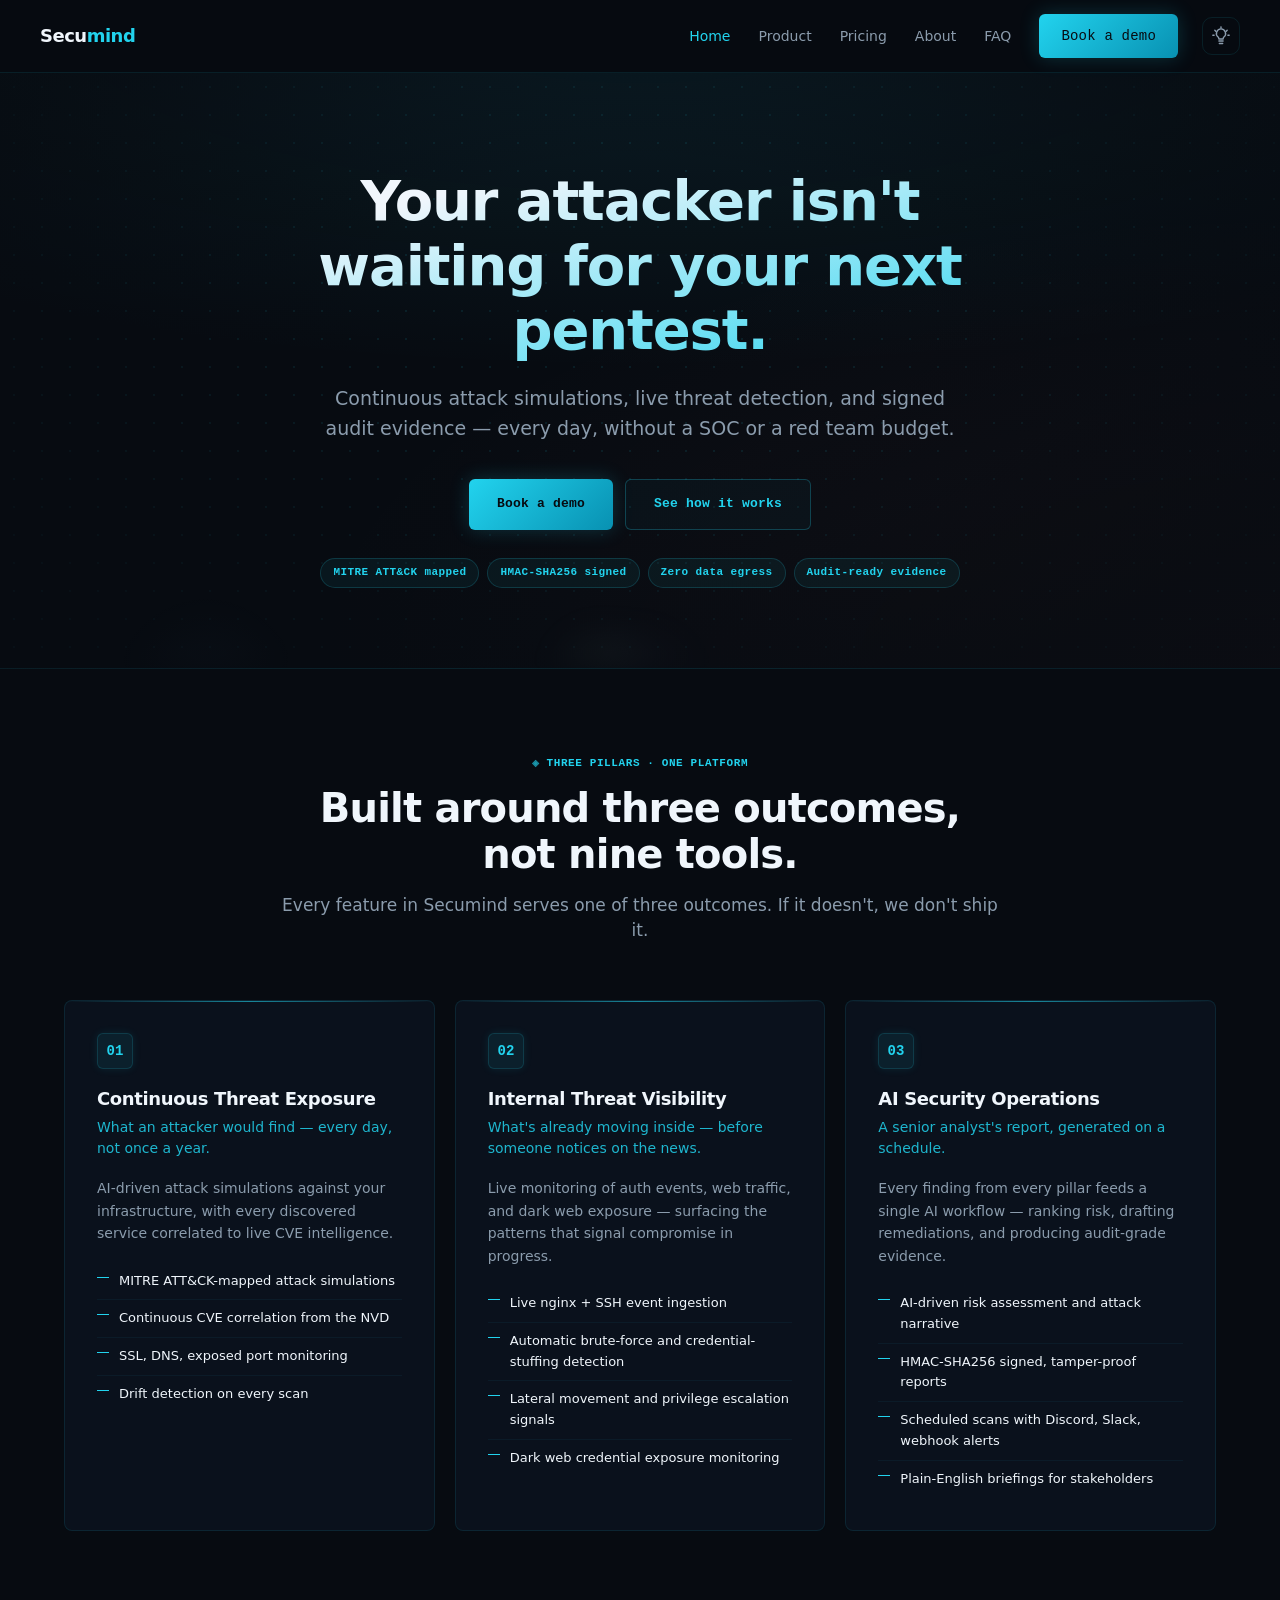
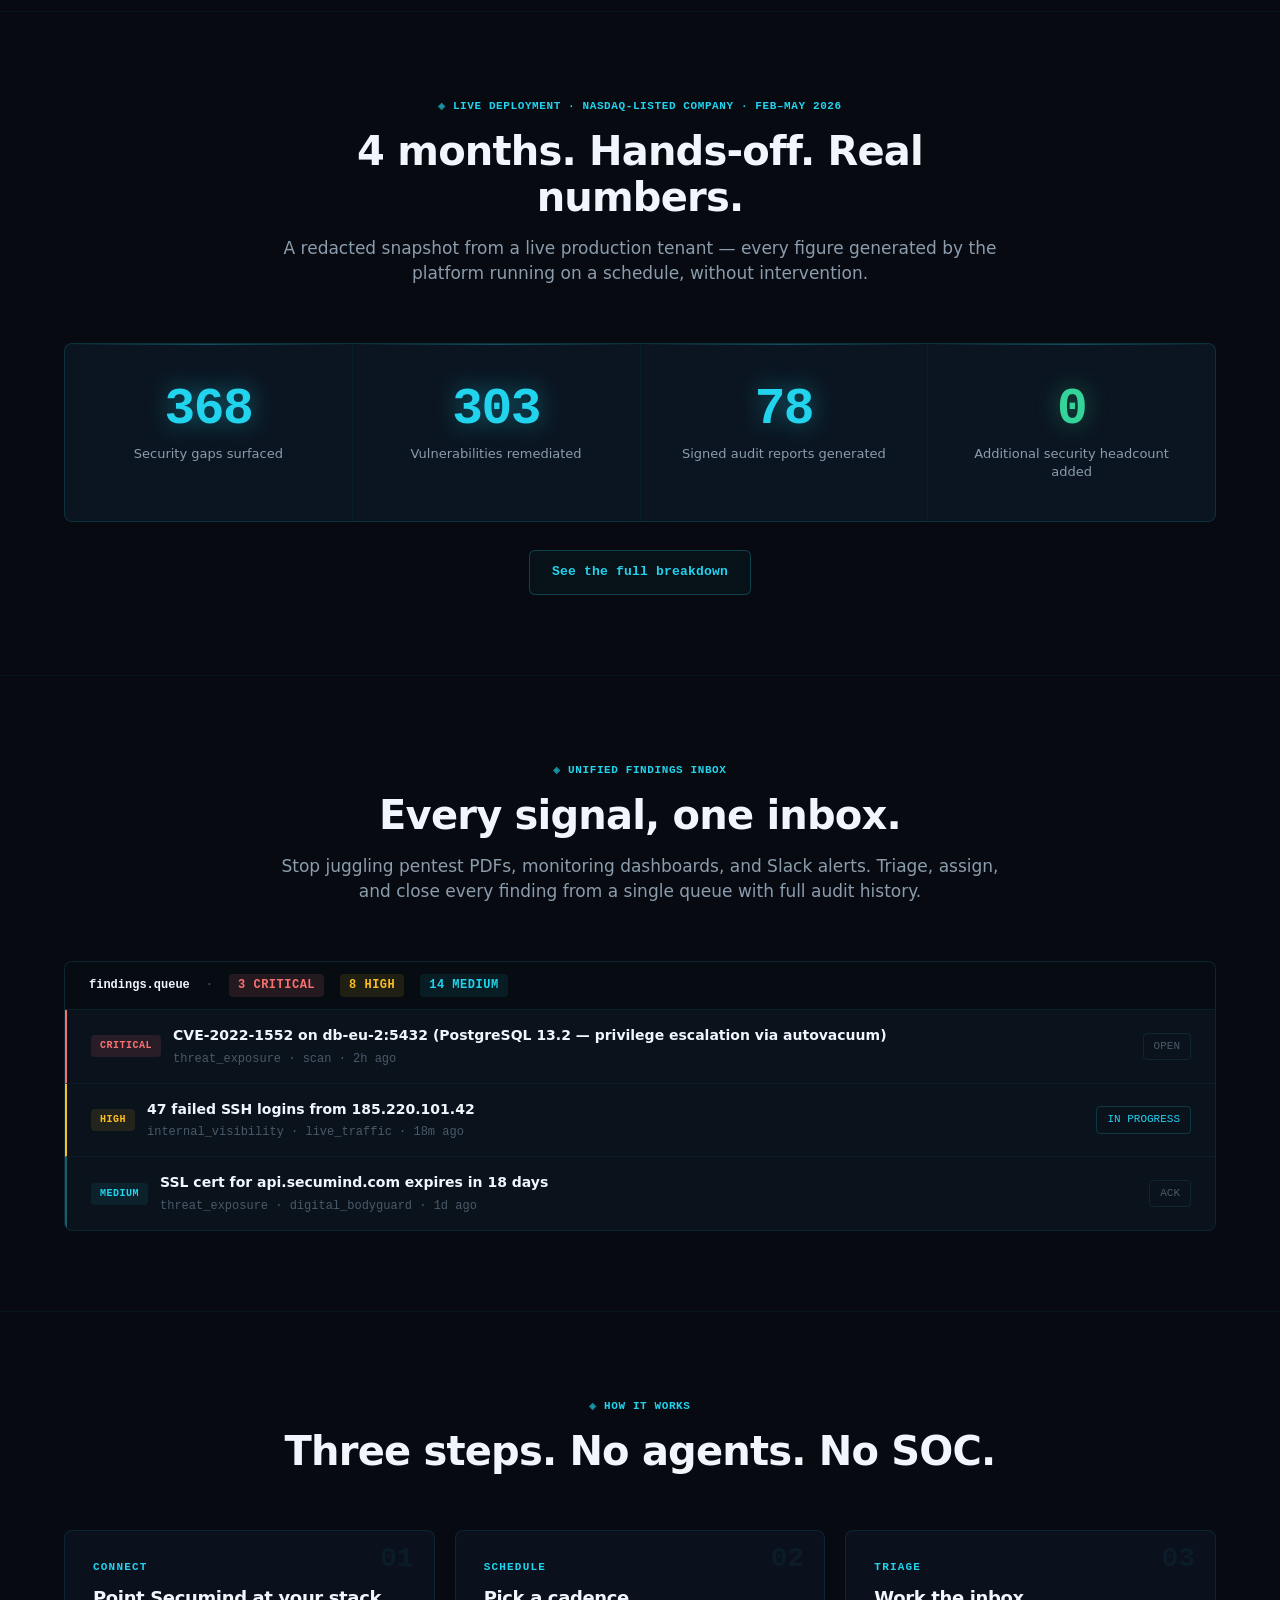
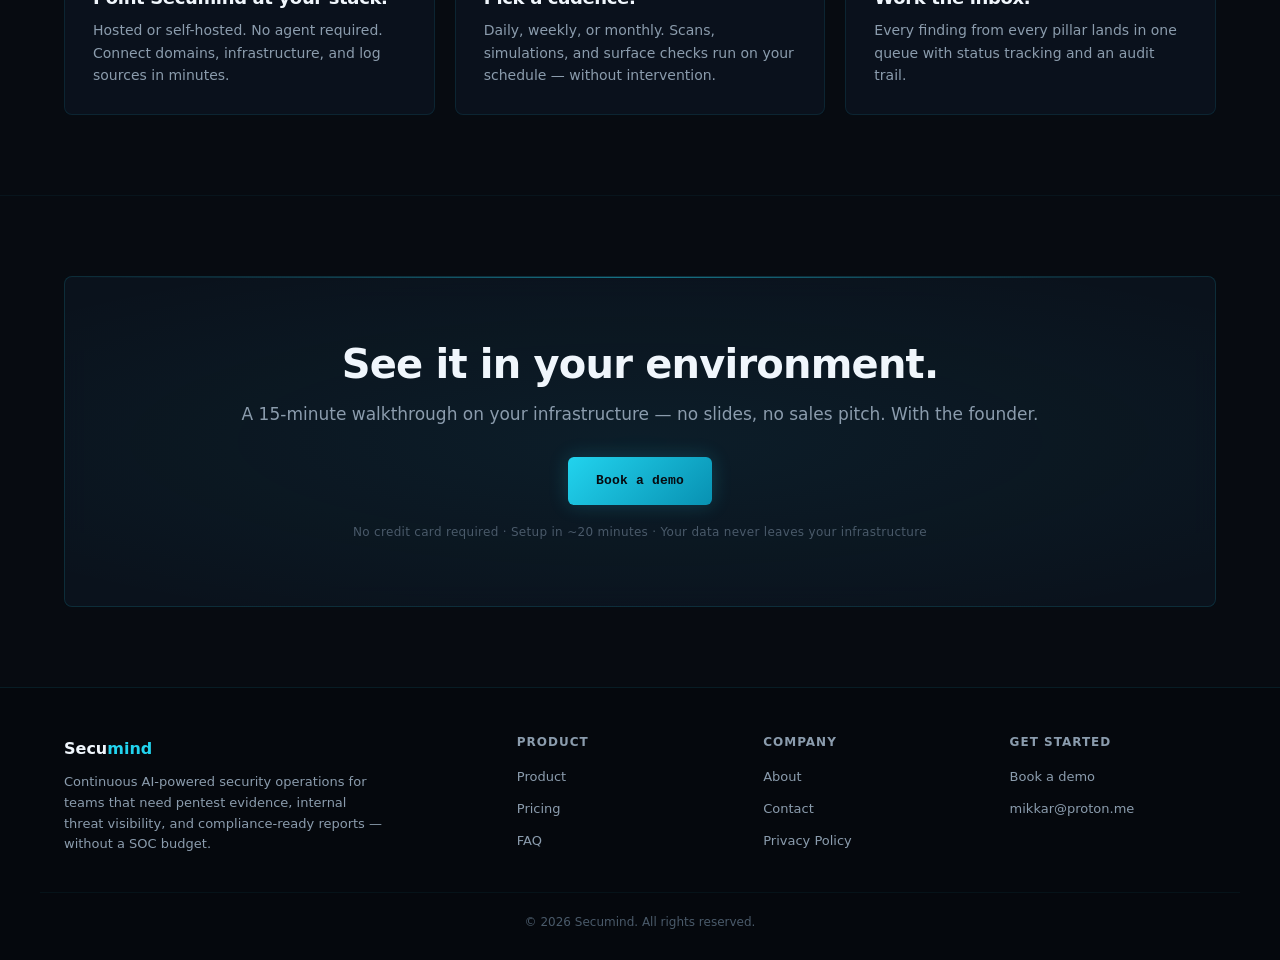
<file: index.html>
<!doctype html>
<html lang="en">
<head>
    <meta charset="utf-8">
    <meta name="viewport" content="width=device-width, initial-scale=1">
    <title>Secumind — Continuous AI-powered security operations</title>
    <meta name="description" content="Continuous attack simulations, internal threat visibility, and signed audit evidence — in one platform, without a red team budget.">
    <meta property="og:title" content="Secumind — Continuous AI-powered security operations">
    <meta property="og:description" content="Continuous attack simulations, internal threat visibility, and signed audit evidence — in one platform, without a red team budget.">
    <meta property="og:type" content="website">
    <meta name="twitter:card" content="summary_large_image">
    <meta name="twitter:title" content="Secumind — Continuous AI-powered security operations">
    <meta name="twitter:description" content="Continuous attack simulations, internal threat visibility, and signed audit evidence — in one platform, without a red team budget.">
    <link rel="stylesheet" href="css/style.css">
    <link rel="stylesheet" href="css/theme-blue.css">
    <script>try{if(localStorage.getItem('theme')==='light'){document.documentElement.setAttribute('data-theme','light');}}catch(e){}</script>
</head>
<body>

<!-- ───────── NAV ───────── -->
<nav class="nav">
    <div class="nav-inner">
        <a href="index.html" class="nav-brand">Secu<span>mind</span></a>
        <button class="nav-toggle" onclick="toggleNav()" aria-label="Open menu">☰</button>
        <ul class="nav-links" id="navLinks">
            <li><a href="index.html" class="active">Home</a></li>
            <li><a href="product.html">Product</a></li>
            <li><a href="pricing.html">Pricing</a></li>
            <li><a href="about.html">About</a></li>
            <li><a href="faq.html">FAQ</a></li>
            <li><a href="contact.html" class="btn btn-primary">Book a demo</a></li>
        </ul>
    </div>
</nav>

<main>

<!-- ───────── HERO ───────── -->
<section class="hero">
    <canvas class="hero-canvas" id="heroCanvas" aria-hidden="true"></canvas>
    <div class="hero-inner">
        <h1 class="hero-title">Your attacker isn't<br>waiting for your next pentest.</h1>
        <p class="hero-subtitle">
            Continuous attack simulations, live threat detection, and signed audit evidence —
            every day, without a SOC or a red team budget.
        </p>
        <div class="hero-cta">
            <a href="contact.html" class="btn btn-primary btn-lg">Book a demo</a>
            <a href="product.html" class="btn btn-outline btn-lg">See how it works</a>
        </div>
        <div class="hero-badges">
            <span>MITRE ATT&amp;CK mapped</span>
            <span>HMAC-SHA256 signed</span>
            <span>Zero data egress</span>
            <span>Audit-ready evidence</span>
        </div>
    </div>
</section>

<!-- ───────── PILLARS ───────── -->
<section>
    <div class="container">
        <div class="section-header">
            <div class="section-eyebrow">Three pillars · One platform</div>
            <h2 class="section-title">Built around three outcomes, not nine tools.</h2>
            <p class="section-subtitle">Every feature in Secumind serves one of three outcomes. If it doesn't, we don't ship it.</p>
        </div>
        <div class="pillars">
            <div class="pillar">
                <div class="pillar-num">01</div>
                <h3 class="pillar-title">Continuous Threat Exposure</h3>
                <p class="pillar-lede">What an attacker would find — every day, not once a year.</p>
                <p>AI-driven attack simulations against your infrastructure, with every discovered service correlated to live CVE intelligence.</p>
                <ul class="pillar-features">
                    <li>MITRE ATT&amp;CK-mapped attack simulations</li>
                    <li>Continuous CVE correlation from the NVD</li>
                    <li>SSL, DNS, exposed port monitoring</li>
                    <li>Drift detection on every scan</li>
                </ul>
            </div>
            <div class="pillar">
                <div class="pillar-num">02</div>
                <h3 class="pillar-title">Internal Threat Visibility</h3>
                <p class="pillar-lede">What's already moving inside — before someone notices on the news.</p>
                <p>Live monitoring of auth events, web traffic, and dark web exposure — surfacing the patterns that signal compromise in progress.</p>
                <ul class="pillar-features">
                    <li>Live nginx + SSH event ingestion</li>
                    <li>Automatic brute-force and credential-stuffing detection</li>
                    <li>Lateral movement and privilege escalation signals</li>
                    <li>Dark web credential exposure monitoring</li>
                </ul>
            </div>
            <div class="pillar">
                <div class="pillar-num">03</div>
                <h3 class="pillar-title">AI Security Operations</h3>
                <p class="pillar-lede">A senior analyst's report, generated on a schedule.</p>
                <p>Every finding from every pillar feeds a single AI workflow — ranking risk, drafting remediations, and producing audit-grade evidence.</p>
                <ul class="pillar-features">
                    <li>AI-driven risk assessment and attack narrative</li>
                    <li>HMAC-SHA256 signed, tamper-proof reports</li>
                    <li>Scheduled scans with Discord, Slack, webhook alerts</li>
                    <li>Plain-English briefings for stakeholders</li>
                </ul>
            </div>
        </div>
    </div>
</section>

<!-- ───────── SOCIAL PROOF ───────── -->
<section>
    <div class="container">
        <div class="section-header">
            <div class="section-eyebrow">Live deployment &middot; Nasdaq-listed company &middot; Feb–May 2026</div>
            <h2 class="section-title">4 months. Hands-off. Real numbers.</h2>
            <p class="section-subtitle">A redacted snapshot from a live production tenant — every figure generated by the platform running on a schedule, without intervention.</p>
        </div>
        <div class="proof-metrics">
            <div class="proof-metric">
                <div class="proof-value" data-target="410">410</div>
                <div class="proof-label">Security gaps surfaced</div>
            </div>
            <div class="proof-metric">
                <div class="proof-value" data-target="338">338</div>
                <div class="proof-label">Vulnerabilities remediated</div>
            </div>
            <div class="proof-metric">
                <div class="proof-value" data-target="87">87</div>
                <div class="proof-label">Signed audit reports generated</div>
            </div>
            <div class="proof-metric">
                <div class="proof-value proof-zero">0</div>
                <div class="proof-label">Additional security headcount added</div>
            </div>
        </div>
        <p style="text-align: center; margin-top: 28px;">
            <a href="product.html#in-action" class="btn btn-outline">See the full breakdown</a>
        </p>
    </div>
</section>

<!-- ───────── FINDINGS INBOX ───────── -->
<section>
    <div class="container">
        <div class="section-header">
            <div class="section-eyebrow">Unified Findings inbox</div>
            <h2 class="section-title">Every signal, one inbox.</h2>
            <p class="section-subtitle">Stop juggling pentest PDFs, monitoring dashboards, and Slack alerts. Triage, assign, and close every finding from a single queue with full audit history.</p>
        </div>
        <div class="card" style="padding: 0; overflow: hidden;">
            <div class="inbox-header">
                <strong style="color: var(--text);">findings.queue</strong>
                <span style="color: var(--text-dim);">·</span>
                <span style="background: rgba(248,113,113,0.12); color: var(--danger); padding: 2px 9px; border-radius: 4px; font-weight: 700; letter-spacing: 0.5px;">3 CRITICAL</span>
                <span style="background: rgba(251,191,36,0.1); color: var(--warning); padding: 2px 9px; border-radius: 4px; font-weight: 700; letter-spacing: 0.5px;">8 HIGH</span>
                <span style="background: rgba(34,211,238,0.08); color: var(--accent); padding: 2px 9px; border-radius: 4px; font-weight: 700; letter-spacing: 0.5px;">14 MEDIUM</span>
            </div>
            <div>
                <div class="inbox-row inbox-row--critical">
                    <span style="background: rgba(248,113,113,0.12); color: var(--danger); padding: 3px 9px; border-radius: 4px; font-size: 10px; font-weight: 800; letter-spacing: 0.5px; font-family: var(--font-mono); flex-shrink: 0;">CRITICAL</span>
                    <div style="flex: 1; min-width: 0;">
                        <div style="color: var(--text); font-weight: 600; font-size: 14px;">CVE-2022-1552 on db-eu-2:5432 (PostgreSQL 13.2 — privilege escalation via autovacuum)</div>
                        <div style="color: var(--text-dim); font-size: 12px; margin-top: 3px; font-family: var(--font-mono);">threat_exposure · scan · 2h ago</div>
                    </div>
                    <span style="color: var(--text-dim); font-size: 11px; border: 1px solid var(--border); padding: 4px 10px; border-radius: 4px; font-family: var(--font-mono); flex-shrink: 0;">OPEN</span>
                </div>
                <div class="inbox-row inbox-row--high">
                    <span style="background: rgba(251,191,36,0.1); color: var(--warning); padding: 3px 9px; border-radius: 4px; font-size: 10px; font-weight: 800; letter-spacing: 0.5px; font-family: var(--font-mono); flex-shrink: 0;">HIGH</span>
                    <div style="flex: 1; min-width: 0;">
                        <div style="color: var(--text); font-weight: 600; font-size: 14px;">47 failed SSH logins from 185.220.101.42</div>
                        <div style="color: var(--text-dim); font-size: 12px; margin-top: 3px; font-family: var(--font-mono);">internal_visibility · live_traffic · 18m ago</div>
                    </div>
                    <span style="color: var(--accent); font-size: 11px; border: 1px solid rgba(34,211,238,0.2); padding: 4px 10px; border-radius: 4px; font-family: var(--font-mono); flex-shrink: 0;">IN PROGRESS</span>
                </div>
                <div class="inbox-row inbox-row--medium">
                    <span style="background: rgba(34,211,238,0.08); color: var(--accent); padding: 3px 9px; border-radius: 4px; font-size: 10px; font-weight: 800; letter-spacing: 0.5px; font-family: var(--font-mono); flex-shrink: 0;">MEDIUM</span>
                    <div style="flex: 1; min-width: 0;">
                        <div style="color: var(--text); font-weight: 600; font-size: 14px;">SSL cert for api.secumind.com expires in 18 days</div>
                        <div style="color: var(--text-dim); font-size: 12px; margin-top: 3px; font-family: var(--font-mono);">threat_exposure · digital_bodyguard · 1d ago</div>
                    </div>
                    <span style="color: var(--text-dim); font-size: 11px; border: 1px solid var(--border); padding: 4px 10px; border-radius: 4px; font-family: var(--font-mono); flex-shrink: 0;">ACK</span>
                </div>
            </div>
        </div>
    </div>
</section>

<!-- ───────── HOW IT WORKS ───────── -->
<section>
    <div class="container">
        <div class="section-header">
            <div class="section-eyebrow">How it works</div>
            <h2 class="section-title">Three steps. No agents. No SOC.</h2>
        </div>
        <div class="steps">
            <div class="step">
                <div class="step-title">Connect</div>
                <h3>Point Secumind at your stack.</h3>
                <p>Hosted or self-hosted. No agent required. Connect domains, infrastructure, and log sources in minutes.</p>
            </div>
            <div class="step">
                <div class="step-title">Schedule</div>
                <h3>Pick a cadence.</h3>
                <p>Daily, weekly, or monthly. Scans, simulations, and surface checks run on your schedule — without intervention.</p>
            </div>
            <div class="step">
                <div class="step-title">Triage</div>
                <h3>Work the inbox.</h3>
                <p>Every finding from every pillar lands in one queue with status tracking and an audit trail.</p>
            </div>
        </div>
    </div>
</section>

<!-- ───────── FINAL CTA ───────── -->
<section style="border-bottom: none;">
    <div class="container">
        <div class="cta-block">
            <h2>See it in your environment.</h2>
            <p>A 15-minute walkthrough on your infrastructure — no slides, no sales pitch. With the founder.</p>
            <a href="contact.html" class="btn btn-primary btn-lg">Book a demo</a>
            <p class="cta-trust">No credit card required &middot; Setup in ~20 minutes &middot; Your data never leaves your infrastructure</p>
        </div>
    </div>
</section>

</main>

<!-- ───────── FOOTER ───────── -->
<footer class="footer">
    <div class="footer-inner">
        <div>
            <div class="footer-brand">Secu<span>mind</span></div>
            <p style="font-size: 13px; max-width: 320px;">Continuous AI-powered security operations for teams that need pentest evidence, internal threat visibility, and compliance-ready reports — without a SOC budget.</p>
        </div>
        <div class="footer-col">
            <h4>Product</h4>
            <ul>
                <li><a href="product.html">Product</a></li>
                <li><a href="pricing.html">Pricing</a></li>
                <li><a href="faq.html">FAQ</a></li>
            </ul>
        </div>
        <div class="footer-col">
            <h4>Company</h4>
            <ul>
                <li><a href="about.html">About</a></li>
                <li><a href="contact.html">Contact</a></li>
                <li><a href="privacy.html">Privacy Policy</a></li>
            </ul>
        </div>
        <div class="footer-col">
            <h4>Get started</h4>
            <ul>
                <li><a href="contact.html">Book a demo</a></li>
                <li><a href="mailto:mikkar@proton.me">mikkar@proton.me</a></li>
            </ul>
        </div>
    </div>
    <div class="footer-bottom">
        © <span id="footerYear"></span> Secumind. All rights reserved.
    </div>
</footer>

<script src="js/main.js"></script>
<script src="js/hero-interactive.js"></script>
</body>
</html>
</file>
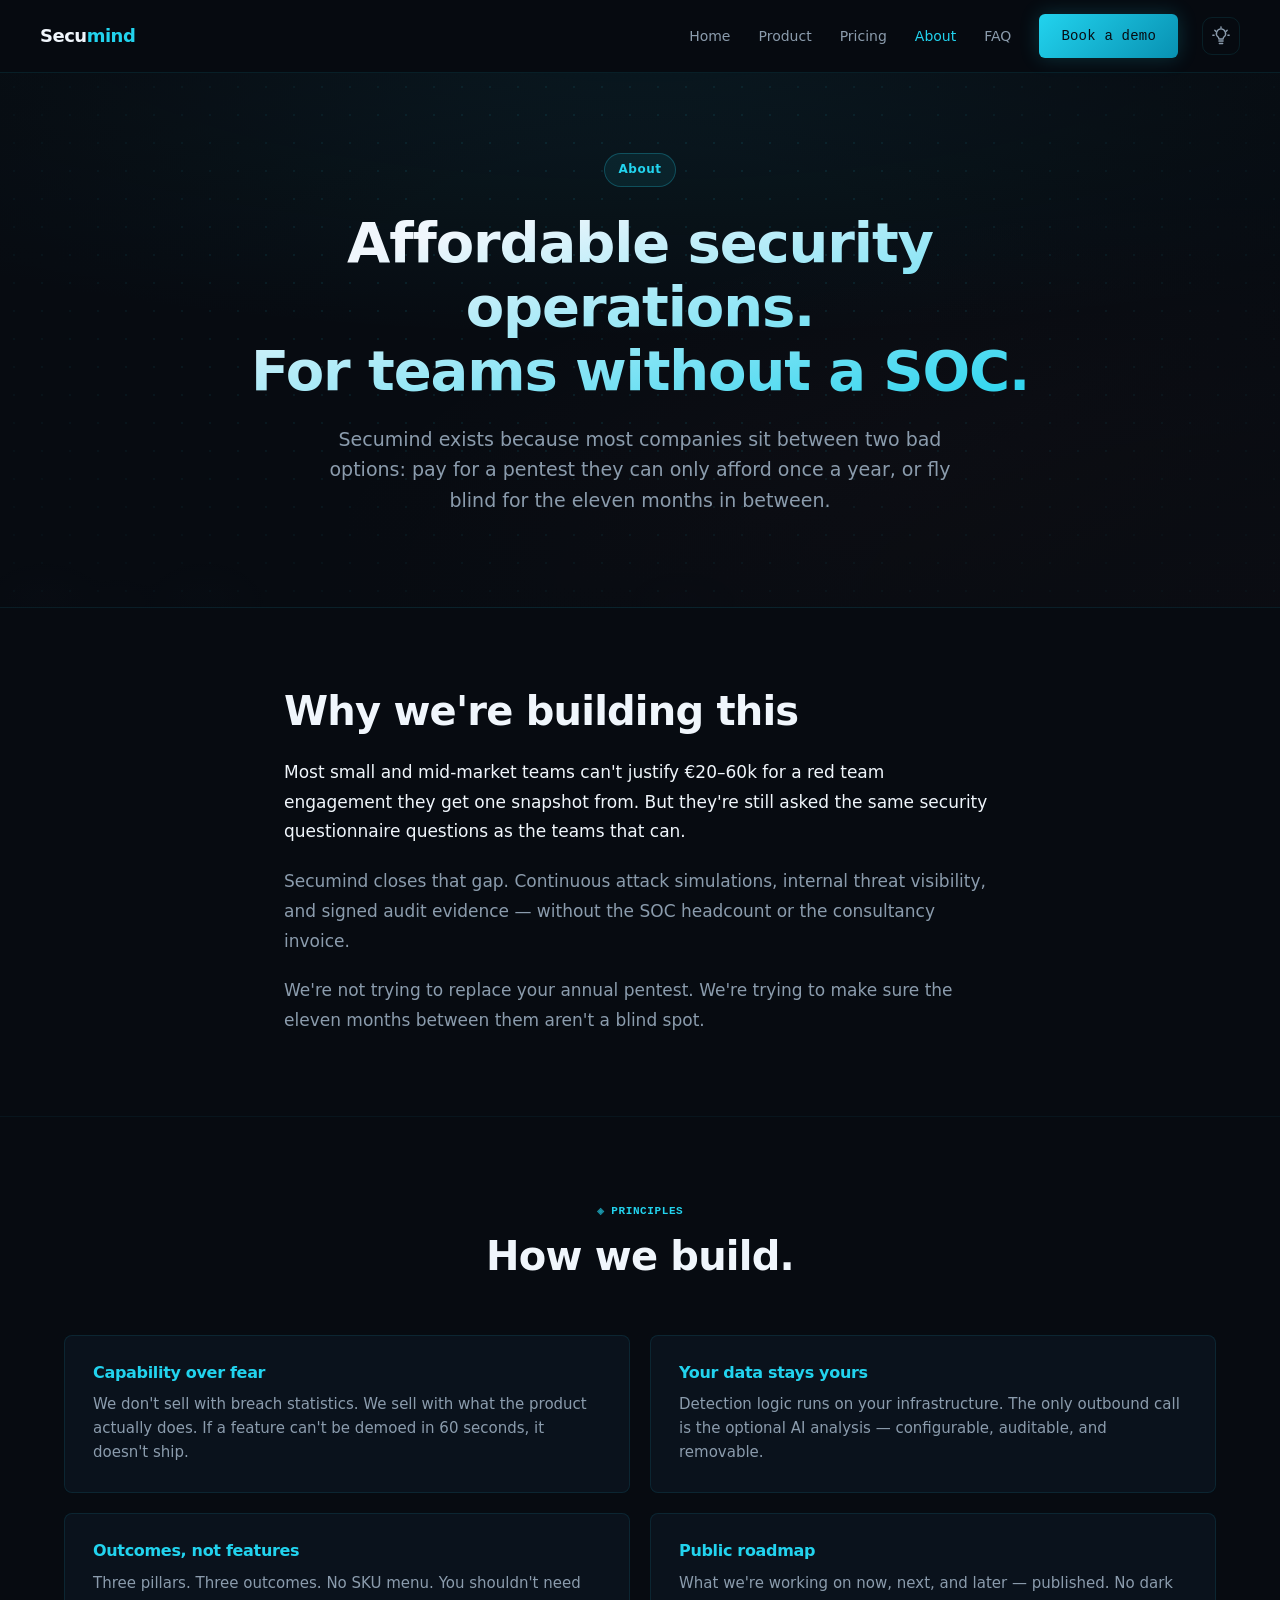
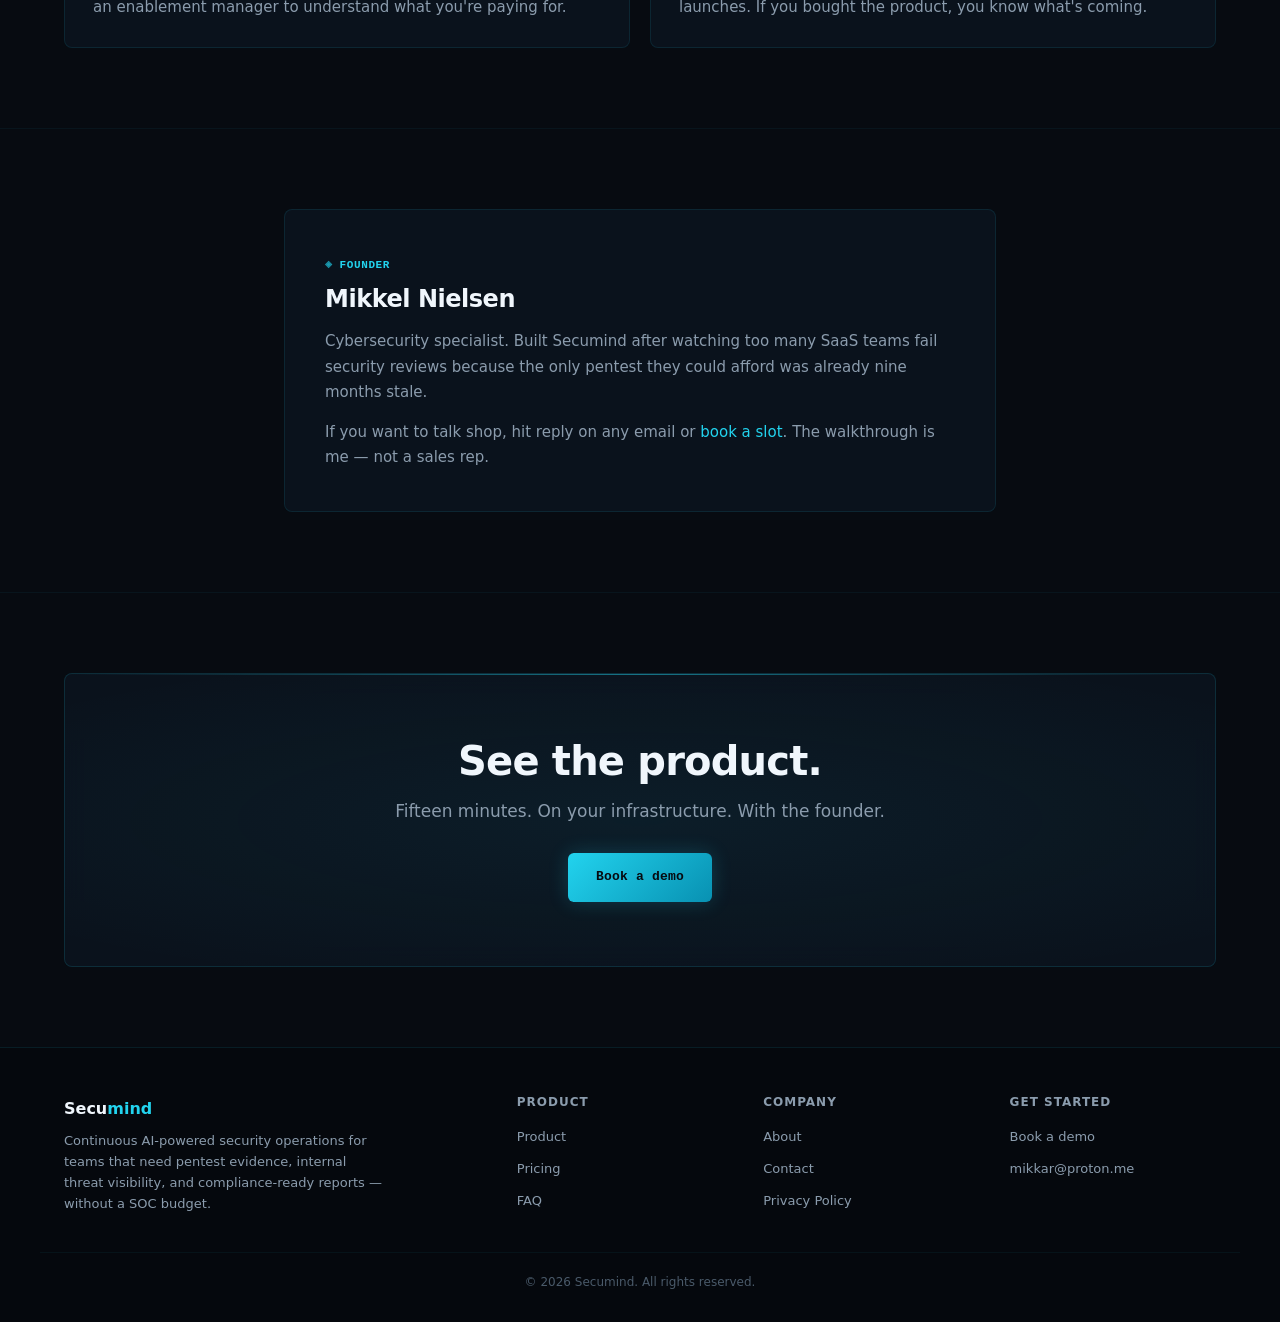
<file: about.html>
<!doctype html>
<html lang="en">
<head>
    <meta charset="utf-8">
    <meta name="viewport" content="width=device-width, initial-scale=1">
    <title>About — Secumind</title>
    <meta name="description" content="Why Secumind exists, and who's building it.">
    <meta property="og:title" content="About — Secumind">
    <meta property="og:description" content="Why Secumind exists, and who's building it.">
    <meta property="og:type" content="website">
    <meta name="twitter:card" content="summary_large_image">
    <meta name="twitter:title" content="About — Secumind">
    <meta name="twitter:description" content="Why Secumind exists, and who's building it.">
    <link rel="stylesheet" href="css/style.css">
    <link rel="stylesheet" href="css/theme-blue.css">
    <script>try{if(localStorage.getItem('theme')==='light'){document.documentElement.setAttribute('data-theme','light');}}catch(e){}</script>
</head>
<body>

<nav class="nav">
    <div class="nav-inner">
        <a href="index.html" class="nav-brand">Secu<span>mind</span></a>
        <button class="nav-toggle" onclick="toggleNav()" aria-label="Open menu">☰</button>
        <ul class="nav-links" id="navLinks">
            <li><a href="index.html">Home</a></li>
            <li><a href="product.html">Product</a></li>
            <li><a href="pricing.html">Pricing</a></li>
            <li><a href="about.html" class="active">About</a></li>
            <li><a href="faq.html">FAQ</a></li>
            <li><a href="contact.html" class="btn btn-primary">Book a demo</a></li>
        </ul>
    </div>
</nav>

<main>

<section class="hero" style="padding-top: 80px; padding-bottom: 56px;">
    <canvas class="hero-canvas" id="heroCanvas" aria-hidden="true"></canvas>
    <div class="hero-inner">
        <span class="hero-eyebrow">About</span>
        <h1 class="hero-title">Affordable security operations.<br>For teams without a SOC.</h1>
        <p class="hero-subtitle">
            Secumind exists because most companies sit between two bad options: pay for a pentest they can only afford once a year, or fly blind for the eleven months in between.
        </p>
    </div>
</section>

<section>
    <div class="container" style="max-width: 760px;">
        <h2 style="margin-bottom: 24px;">Why we're building this</h2>
        <p style="font-size: 17px; line-height: 1.75; margin-bottom: 20px; color: var(--text);">
            Most small and mid-market teams can't justify €20–60k for a red team engagement they get one snapshot from. But they're still asked the same security questionnaire questions as the teams that can.
        </p>
        <p style="font-size: 17px; line-height: 1.75; margin-bottom: 20px;">
            Secumind closes that gap. Continuous attack simulations, internal threat visibility, and signed audit evidence — without the SOC headcount or the consultancy invoice.
        </p>
        <p style="font-size: 17px; line-height: 1.75;">
            We're not trying to replace your annual pentest. We're trying to make sure the eleven months between them aren't a blind spot.
        </p>
    </div>
</section>

<!-- ───────── PRINCIPLES ───────── -->
<section>
    <div class="container">
        <div class="section-header">
            <div class="section-eyebrow">Principles</div>
            <h2 class="section-title">How we build.</h2>
        </div>
        <div class="grid-2">
            <div class="card">
                <h3 style="color: var(--accent); margin-bottom: 10px; font-size: 16px;">Capability over fear</h3>
                <p>We don't sell with breach statistics. We sell with what the product actually does. If a feature can't be demoed in 60 seconds, it doesn't ship.</p>
            </div>
            <div class="card">
                <h3 style="color: var(--accent); margin-bottom: 10px; font-size: 16px;">Your data stays yours</h3>
                <p>Detection logic runs on your infrastructure. The only outbound call is the optional AI analysis — configurable, auditable, and removable.</p>
            </div>
            <div class="card">
                <h3 style="color: var(--accent); margin-bottom: 10px; font-size: 16px;">Outcomes, not features</h3>
                <p>Three pillars. Three outcomes. No SKU menu. You shouldn't need an enablement manager to understand what you're paying for.</p>
            </div>
            <div class="card">
                <h3 style="color: var(--accent); margin-bottom: 10px; font-size: 16px;">Public roadmap</h3>
                <p>What we're working on now, next, and later — published. No dark launches. If you bought the product, you know what's coming.</p>
            </div>
        </div>
    </div>
</section>

<!-- ───────── FOUNDER ───────── -->
<section>
    <div class="container" style="max-width: 760px;">
        <div class="card" style="padding: 40px;">
            <div class="section-eyebrow" style="margin-bottom: 12px;">Founder</div>
            <h2 style="margin-bottom: 16px; font-size: 24px;">Mikkel Nielsen</h2>
            <p style="font-size: 15px; line-height: 1.7; margin-bottom: 14px;">
                Cybersecurity specialist. Built Secumind after watching too many SaaS teams fail security reviews because the only pentest they could afford was already nine months stale.
            </p>
            <p style="font-size: 15px; line-height: 1.7;">
                If you want to talk shop, hit reply on any email or <a href="contact.html">book a slot</a>. The walkthrough is me — not a sales rep.
            </p>
        </div>
    </div>
</section>

<section style="border-bottom: none;">
    <div class="container">
        <div class="cta-block">
            <h2>See the product.</h2>
            <p>Fifteen minutes. On your infrastructure. With the founder.</p>
            <a href="contact.html" class="btn btn-primary btn-lg">Book a demo</a>
        </div>
    </div>
</section>

</main>

<footer class="footer">
    <div class="footer-inner">
        <div>
            <div class="footer-brand">Secu<span>mind</span></div>
            <p style="font-size: 13px; max-width: 320px;">Continuous AI-powered security operations for teams that need pentest evidence, internal threat visibility, and compliance-ready reports — without a SOC budget.</p>
        </div>
        <div class="footer-col">
            <h4>Product</h4>
            <ul>
                <li><a href="product.html">Product</a></li>
                <li><a href="pricing.html">Pricing</a></li>
                <li><a href="faq.html">FAQ</a></li>
            </ul>
        </div>
        <div class="footer-col">
            <h4>Company</h4>
            <ul>
                <li><a href="about.html">About</a></li>
                <li><a href="contact.html">Contact</a></li>
                <li><a href="privacy.html">Privacy Policy</a></li>
            </ul>
        </div>
        <div class="footer-col">
            <h4>Get started</h4>
            <ul>
                <li><a href="contact.html">Book a demo</a></li>
                <li><a href="mailto:mikkar@proton.me">mikkar@proton.me</a></li>
            </ul>
        </div>
    </div>
    <div class="footer-bottom">
        © <span id="footerYear"></span> Secumind. All rights reserved.
    </div>
</footer>

<script src="js/main.js"></script>
<script src="js/hero-interactive.js"></script>
</body>
</html>
</file>
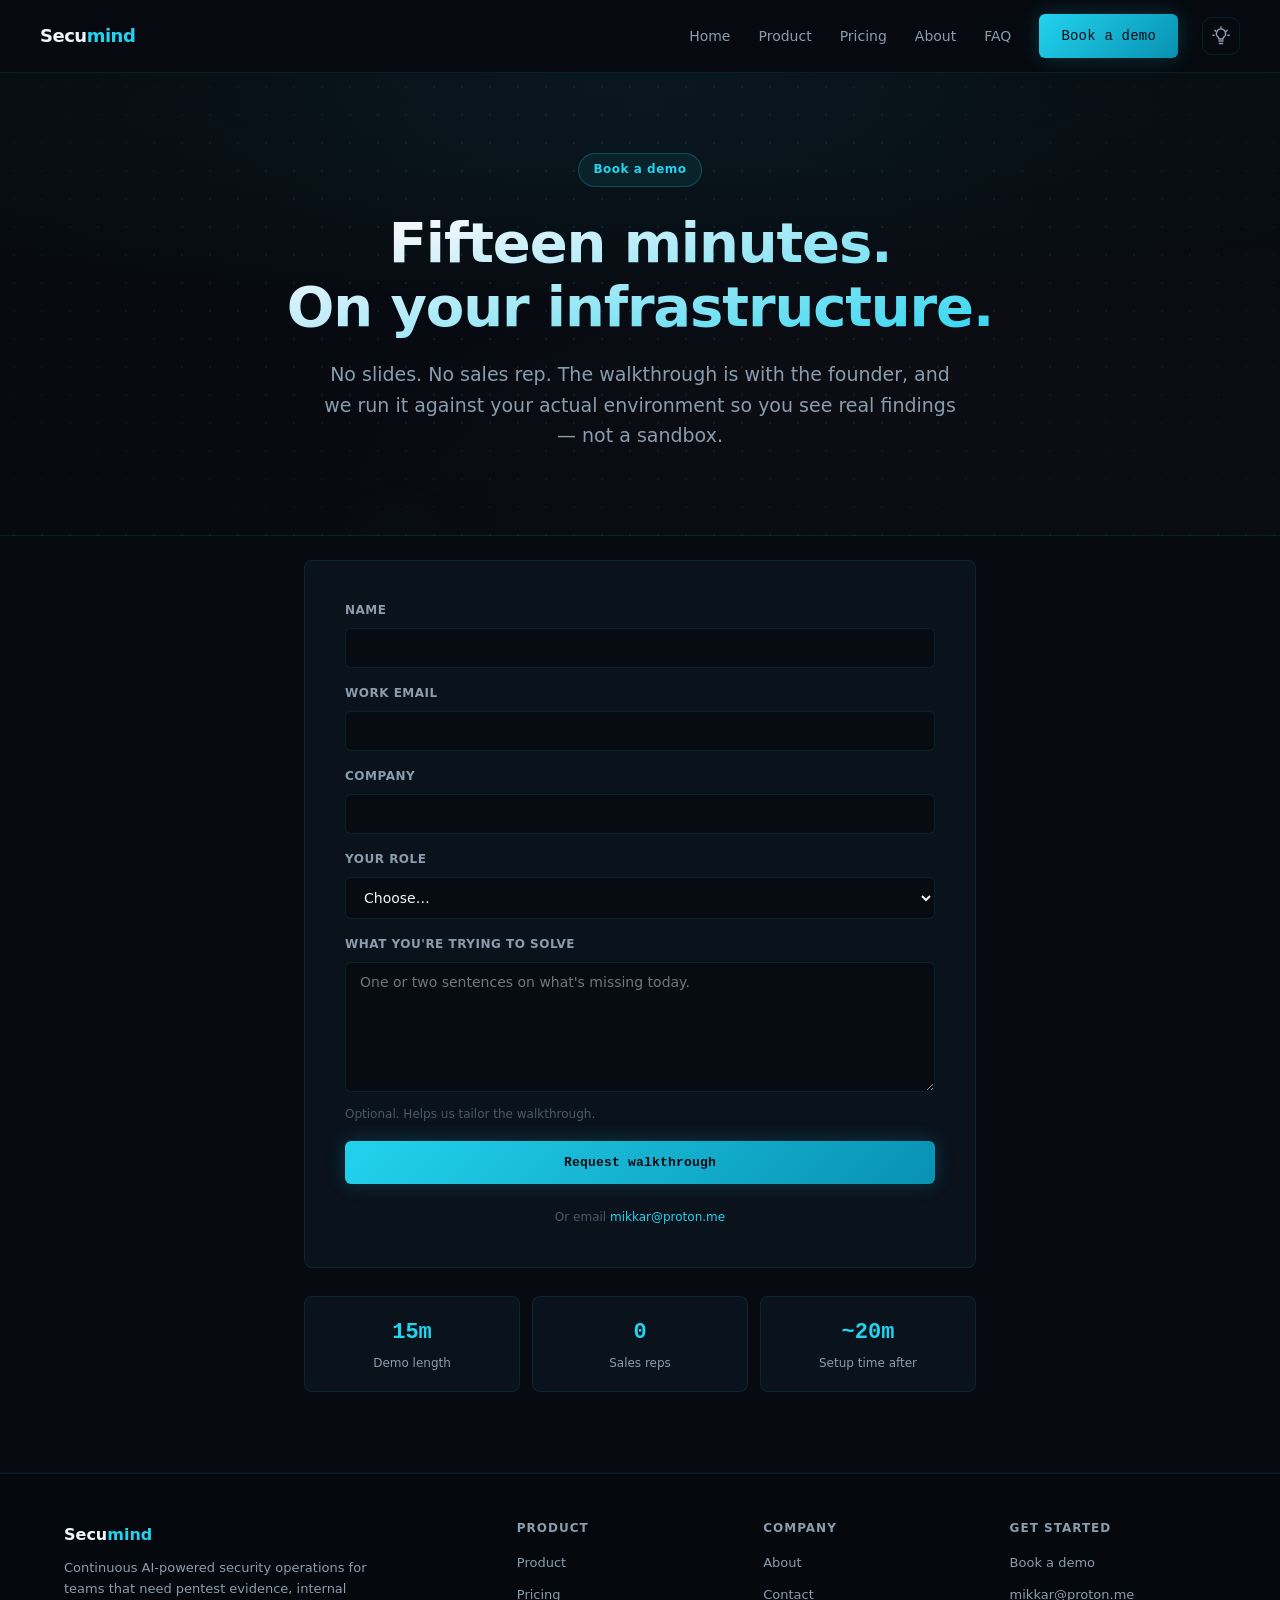
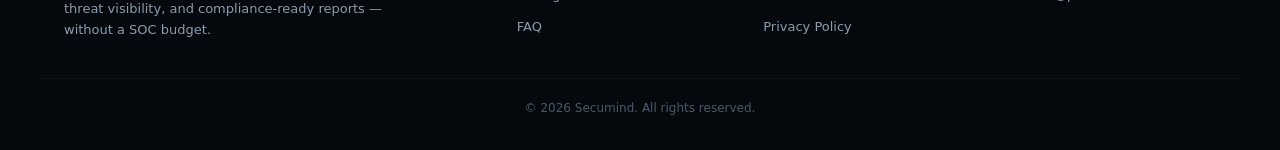
<file: contact.html>
<!doctype html>
<html lang="en">
<head>
    <meta charset="utf-8">
    <meta name="viewport" content="width=device-width, initial-scale=1">
    <title>Book a demo — Secumind</title>
    <meta name="description" content="Book a 15-minute walkthrough on your infrastructure. No slides, no sales pitch.">
    <meta property="og:title" content="Book a demo — Secumind">
    <meta property="og:description" content="15 minutes, on your infrastructure, with the founder. No slides, no sales pitch.">
    <meta property="og:type" content="website">
    <meta name="twitter:card" content="summary_large_image">
    <meta name="twitter:title" content="Book a demo — Secumind">
    <meta name="twitter:description" content="15 minutes, on your infrastructure, with the founder. No slides, no sales pitch.">
    <link rel="stylesheet" href="css/style.css">
    <link rel="stylesheet" href="css/theme-blue.css">
    <script>try{if(localStorage.getItem('theme')==='light'){document.documentElement.setAttribute('data-theme','light');}}catch(e){}</script>
</head>
<body>

<nav class="nav">
    <div class="nav-inner">
        <a href="index.html" class="nav-brand">Secu<span>mind</span></a>
        <button class="nav-toggle" onclick="toggleNav()" aria-label="Open menu">☰</button>
        <ul class="nav-links" id="navLinks">
            <li><a href="index.html">Home</a></li>
            <li><a href="product.html">Product</a></li>
            <li><a href="pricing.html">Pricing</a></li>
            <li><a href="about.html">About</a></li>
            <li><a href="faq.html">FAQ</a></li>
            <li><a href="contact.html" class="active btn btn-primary">Book a demo</a></li>
        </ul>
    </div>
</nav>

<main>

<section class="hero" style="padding-top: 80px; padding-bottom: 48px;">
    <canvas class="hero-canvas" id="heroCanvas" aria-hidden="true"></canvas>
    <div class="hero-inner">
        <span class="hero-eyebrow">Book a demo</span>
        <h1 class="hero-title">Fifteen minutes.<br>On your infrastructure.</h1>
        <p class="hero-subtitle">
            No slides. No sales rep. The walkthrough is with the founder, and we run it against your actual environment so you see real findings — not a sandbox.
        </p>
    </div>
</section>

<section style="padding-top: 24px;">
    <div class="container" style="max-width: 720px;">

        <div class="card" style="padding: 40px;">
            <!-- Posts to Formspree (https://formspree.io). The submit is
                 intercepted by fetch() at the bottom of the page so the
                 visitor stays here and sees an inline confirmation. -->
            <form id="demoForm" action="https://formspree.io/f/mzdqpker" method="POST">
                <input type="hidden" name="_subject" value="New demo request — Secumind">
                <div class="form-row">
                    <label for="name">Name</label>
                    <input id="name" name="name" required autocomplete="name">
                </div>
                <div class="form-row">
                    <label for="email">Work email</label>
                    <input id="email" name="email" type="email" required autocomplete="email">
                </div>
                <div class="form-row">
                    <label for="company">Company</label>
                    <input id="company" name="company" autocomplete="organization">
                </div>
                <div class="form-row">
                    <label for="role">Your role</label>
                    <select id="role" name="role">
                        <option value="">Choose…</option>
                        <option>Founder / CEO</option>
                        <option>CTO / Engineering lead</option>
                        <option>Security / CISO</option>
                        <option>Compliance / GRC</option>
                        <option>MSP / IT services</option>
                        <option>Other</option>
                    </select>
                </div>
                <div class="form-row">
                    <label for="message">What you're trying to solve</label>
                    <textarea id="message" name="message" placeholder="One or two sentences on what's missing today."></textarea>
                    <div class="form-help">Optional. Helps us tailor the walkthrough.</div>
                </div>
                <p id="formError" class="form-error" role="alert" hidden></p>
                <button type="submit" class="btn btn-primary btn-lg" style="width: 100%; justify-content: center;">Request walkthrough</button>
            </form>

            <div id="formSuccess" class="form-success" role="status" hidden>
                <h3>Thanks — request received.</h3>
                <p>We'll be in touch shortly to schedule your walkthrough on your infrastructure.</p>
            </div>

            <p style="text-align: center; color: var(--text-dim); font-size: 12px; margin-top: 24px;">
                Or email <a href="mailto:mikkar@proton.me">mikkar@proton.me</a>
            </p>
        </div>

        <div style="display: grid; grid-template-columns: repeat(3, 1fr); gap: 12px; margin-top: 28px;">
            <div class="card" style="padding: 18px; text-align: center;">
                <div style="color: var(--accent); font-size: 22px; font-weight: 800; font-family: var(--font-mono);">15m</div>
                <div style="font-size: 12px; color: var(--text-muted); margin-top: 4px;">Demo length</div>
            </div>
            <div class="card" style="padding: 18px; text-align: center;">
                <div style="color: var(--accent); font-size: 22px; font-weight: 800; font-family: var(--font-mono);">0</div>
                <div style="font-size: 12px; color: var(--text-muted); margin-top: 4px;">Sales reps</div>
            </div>
            <div class="card" style="padding: 18px; text-align: center;">
                <div style="color: var(--accent); font-size: 22px; font-weight: 800; font-family: var(--font-mono);">~20m</div>
                <div style="font-size: 12px; color: var(--text-muted); margin-top: 4px;">Setup time after</div>
            </div>
        </div>

    </div>
</section>

</main>

<footer class="footer">
    <div class="footer-inner">
        <div>
            <div class="footer-brand">Secu<span>mind</span></div>
            <p style="font-size: 13px; max-width: 320px;">Continuous AI-powered security operations for teams that need pentest evidence, internal threat visibility, and compliance-ready reports — without a SOC budget.</p>
        </div>
        <div class="footer-col">
            <h4>Product</h4>
            <ul>
                <li><a href="product.html">Product</a></li>
                <li><a href="pricing.html">Pricing</a></li>
                <li><a href="faq.html">FAQ</a></li>
            </ul>
        </div>
        <div class="footer-col">
            <h4>Company</h4>
            <ul>
                <li><a href="about.html">About</a></li>
                <li><a href="contact.html">Contact</a></li>
                <li><a href="privacy.html">Privacy Policy</a></li>
            </ul>
        </div>
        <div class="footer-col">
            <h4>Get started</h4>
            <ul>
                <li><a href="contact.html">Book a demo</a></li>
                <li><a href="mailto:mikkar@proton.me">mikkar@proton.me</a></li>
            </ul>
        </div>
    </div>
    <div class="footer-bottom">
        © <span id="footerYear"></span> Secumind. All rights reserved.
    </div>
</footer>

<script src="js/main.js"></script>
<script src="js/hero-interactive.js"></script>
<script>
// Submit the demo form via fetch so the visitor stays on the page and
// gets an inline confirmation instead of Formspree's redirect.
(function () {
    var form = document.getElementById('demoForm');
    if (!form) return;
    var success = document.getElementById('formSuccess');
    var error = document.getElementById('formError');
    var btn = form.querySelector('button[type="submit"]');

    form.addEventListener('submit', function (e) {
        e.preventDefault();
        if (error) error.hidden = true;
        var label = btn ? btn.textContent : '';
        if (btn) { btn.disabled = true; btn.textContent = 'Sending…'; }

        fetch(form.action, {
            method: 'POST',
            body: new FormData(form),
            headers: { 'Accept': 'application/json' }
        }).then(function (res) {
            if (res.ok) {
                form.hidden = true;
                if (success) success.hidden = false;
                return;
            }
            return res.json().then(function (data) {
                var msg = (data && data.errors)
                    ? data.errors.map(function (x) { return x.message; }).join(', ')
                    : 'Something went wrong. Please try again or email us.';
                throw new Error(msg);
            });
        }).catch(function (err) {
            if (error) {
                error.textContent = err.message || 'Network error. Please try again.';
                error.hidden = false;
            }
            if (btn) { btn.disabled = false; btn.textContent = label; }
        });
    });
})();
</script>
</body>
</html>
</file>
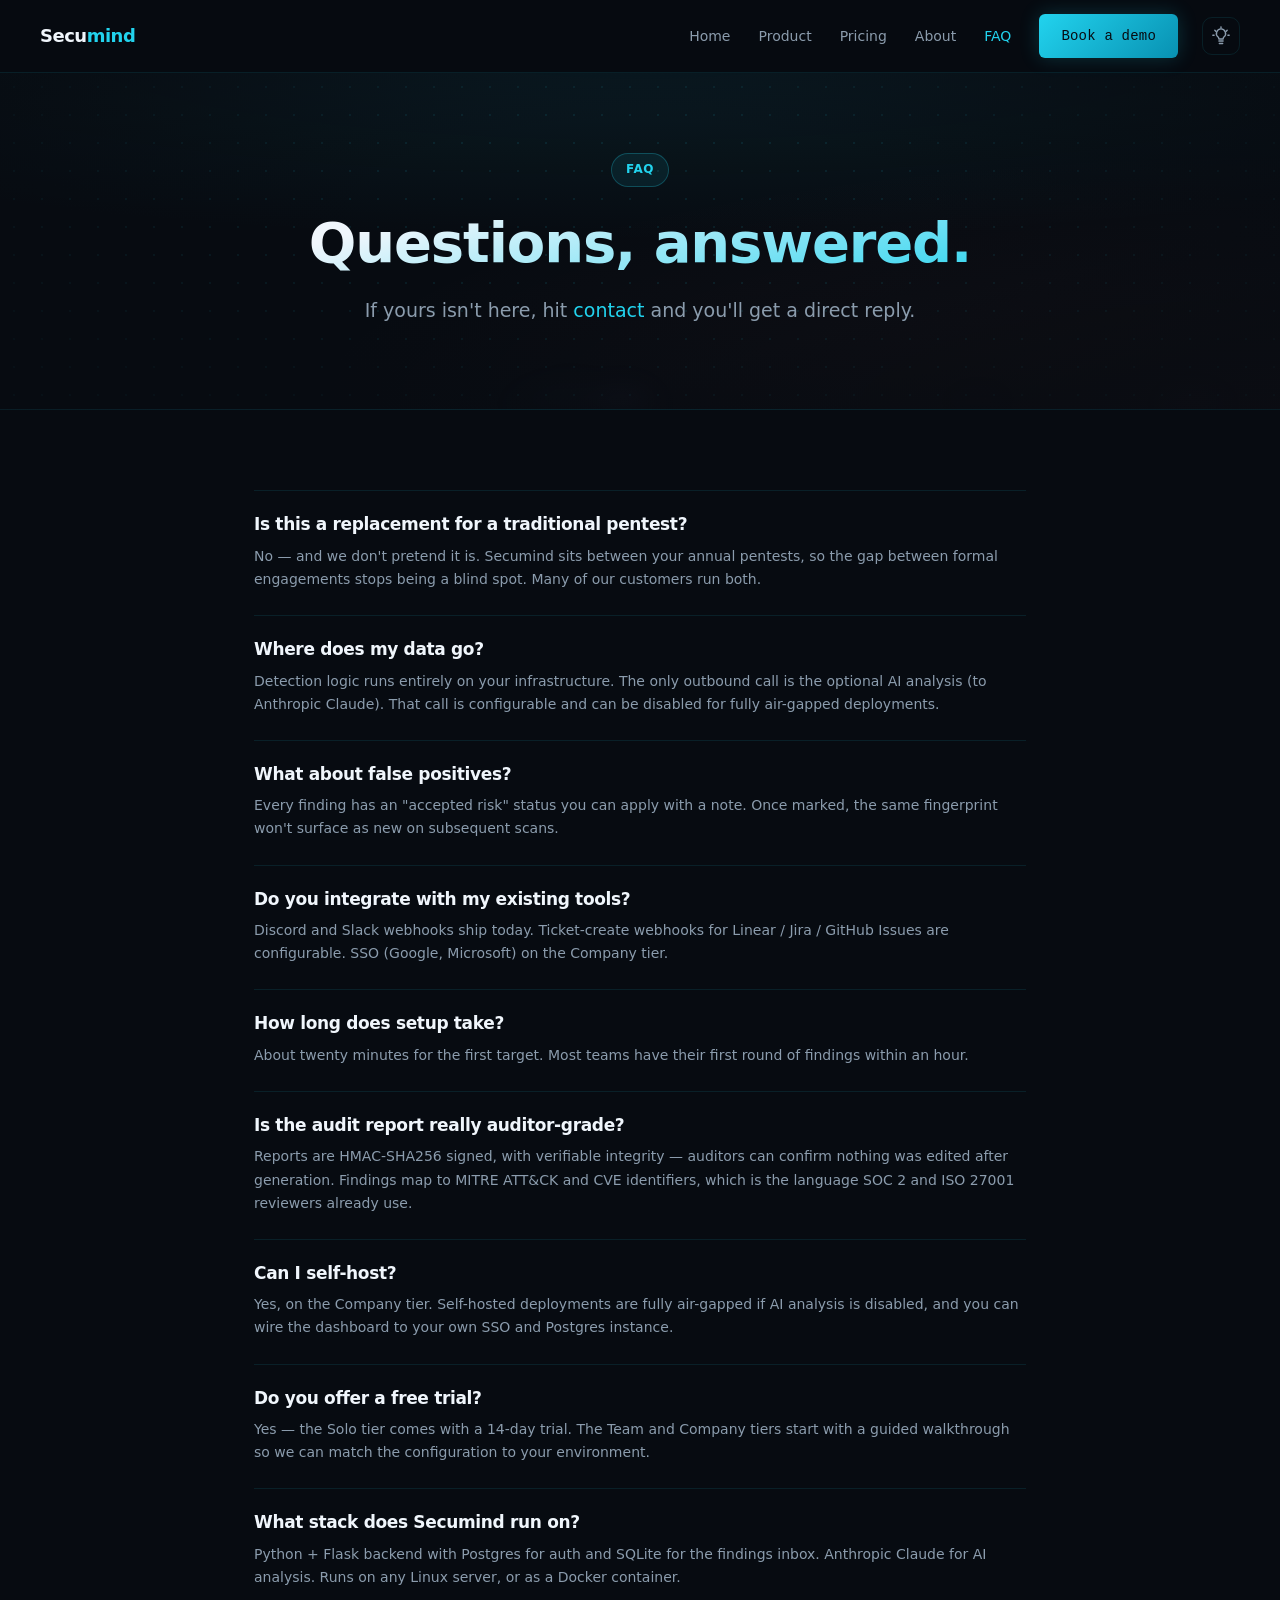
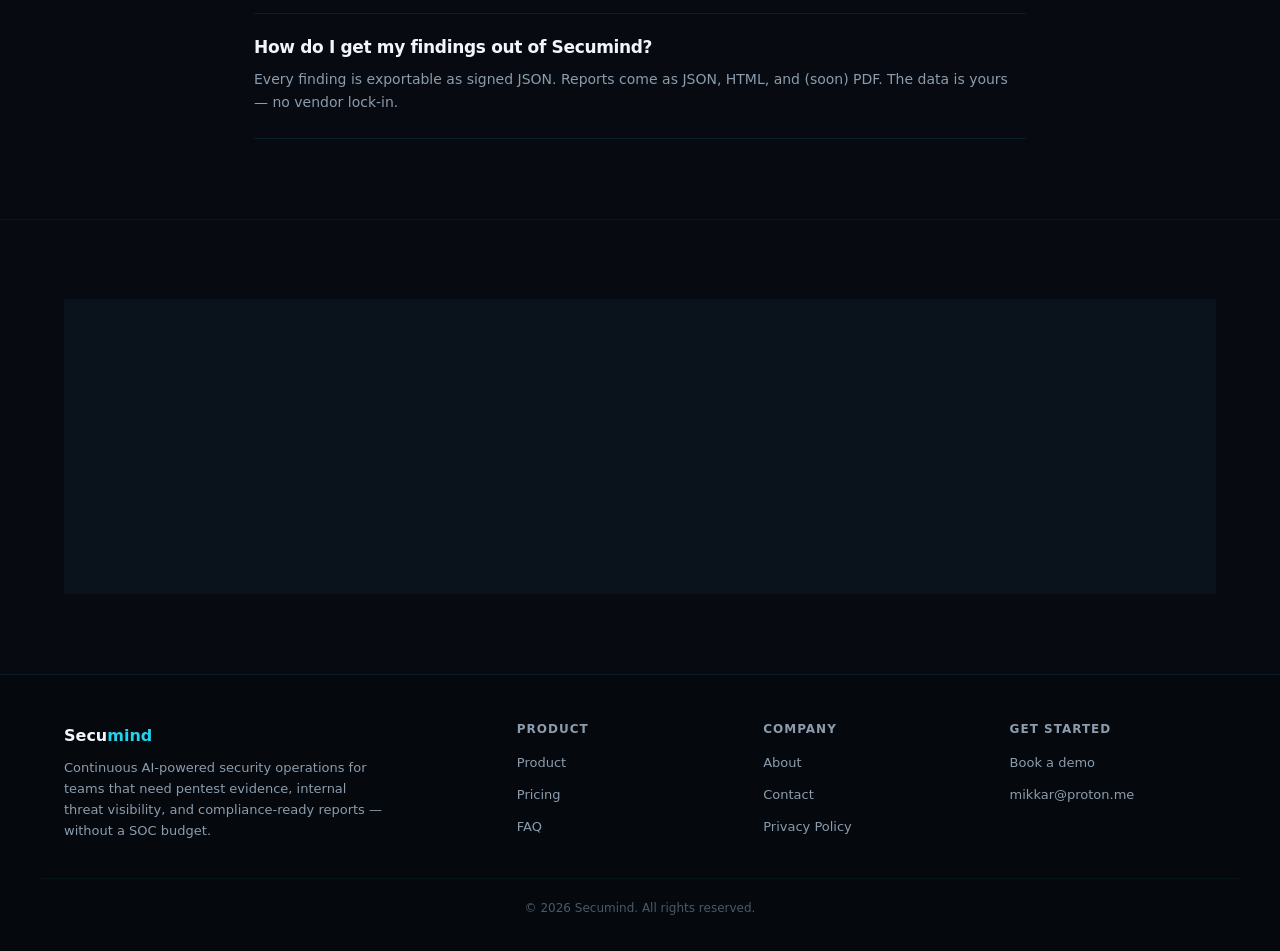
<file: faq.html>
<!doctype html>
<html lang="en">
<head>
    <meta charset="utf-8">
    <meta name="viewport" content="width=device-width, initial-scale=1">
    <title>FAQ — Secumind</title>
    <meta name="description" content="Answers to the questions teams ask before a demo.">
    <meta property="og:title" content="FAQ — Secumind">
    <meta property="og:description" content="Answers to the questions teams ask before a demo.">
    <meta property="og:type" content="website">
    <meta name="twitter:card" content="summary_large_image">
    <meta name="twitter:title" content="FAQ — Secumind">
    <meta name="twitter:description" content="Answers to the questions teams ask before a demo.">
    <link rel="stylesheet" href="css/style.css">
    <link rel="stylesheet" href="css/theme-blue.css">
    <script>try{if(localStorage.getItem('theme')==='light'){document.documentElement.setAttribute('data-theme','light');}}catch(e){}</script>
</head>
<body>

<nav class="nav">
    <div class="nav-inner">
        <a href="index.html" class="nav-brand">Secu<span>mind</span></a>
        <button class="nav-toggle" onclick="toggleNav()" aria-label="Open menu">☰</button>
        <ul class="nav-links" id="navLinks">
            <li><a href="index.html">Home</a></li>
            <li><a href="product.html">Product</a></li>
            <li><a href="pricing.html">Pricing</a></li>
            <li><a href="about.html">About</a></li>
            <li><a href="faq.html" class="active">FAQ</a></li>
            <li><a href="contact.html" class="btn btn-primary">Book a demo</a></li>
        </ul>
    </div>
</nav>

<main>

<section class="hero" style="padding-top: 80px; padding-bottom: 48px;">
    <canvas class="hero-canvas" id="heroCanvas" aria-hidden="true"></canvas>
    <div class="hero-inner">
        <span class="hero-eyebrow">FAQ</span>
        <h1 class="hero-title">Questions, answered.</h1>
        <p class="hero-subtitle">
            If yours isn't here, hit <a href="contact.html">contact</a> and you'll get a direct reply.
        </p>
    </div>
</section>

<section>
    <div class="container" style="max-width: 820px;">

        <div class="faq-item">
            <h3>Is this a replacement for a traditional pentest?</h3>
            <p>No — and we don't pretend it is. Secumind sits between your annual pentests, so the gap between formal engagements stops being a blind spot. Many of our customers run both.</p>
        </div>

        <div class="faq-item">
            <h3>Where does my data go?</h3>
            <p>Detection logic runs entirely on your infrastructure. The only outbound call is the optional AI analysis (to Anthropic Claude). That call is configurable and can be disabled for fully air-gapped deployments.</p>
        </div>

        <div class="faq-item">
            <h3>What about false positives?</h3>
            <p>Every finding has an "accepted risk" status you can apply with a note. Once marked, the same fingerprint won't surface as new on subsequent scans.</p>
        </div>

        <div class="faq-item">
            <h3>Do you integrate with my existing tools?</h3>
            <p>Discord and Slack webhooks ship today. Ticket-create webhooks for Linear / Jira / GitHub Issues are configurable. SSO (Google, Microsoft) on the Company tier.</p>
        </div>

        <div class="faq-item">
            <h3>How long does setup take?</h3>
            <p>About twenty minutes for the first target. Most teams have their first round of findings within an hour.</p>
        </div>

        <div class="faq-item">
            <h3>Is the audit report really auditor-grade?</h3>
            <p>Reports are HMAC-SHA256 signed, with verifiable integrity — auditors can confirm nothing was edited after generation. Findings map to MITRE ATT&amp;CK and CVE identifiers, which is the language SOC&nbsp;2 and ISO&nbsp;27001 reviewers already use.</p>
        </div>

        <div class="faq-item">
            <h3>Can I self-host?</h3>
            <p>Yes, on the Company tier. Self-hosted deployments are fully air-gapped if AI analysis is disabled, and you can wire the dashboard to your own SSO and Postgres instance.</p>
        </div>

        <div class="faq-item">
            <h3>Do you offer a free trial?</h3>
            <p>Yes — the Solo tier comes with a 14-day trial. The Team and Company tiers start with a guided walkthrough so we can match the configuration to your environment.</p>
        </div>

        <div class="faq-item">
            <h3>What stack does Secumind run on?</h3>
            <p>Python + Flask backend with Postgres for auth and SQLite for the findings inbox. Anthropic Claude for AI analysis. Runs on any Linux server, or as a Docker container.</p>
        </div>

        <div class="faq-item">
            <h3>How do I get my findings out of Secumind?</h3>
            <p>Every finding is exportable as signed JSON. Reports come as JSON, HTML, and (soon) PDF. The data is yours — no vendor lock-in.</p>
        </div>

    </div>
</section>

<section style="border-bottom: none;">
    <div class="container">
        <div class="cta-block">
            <h2>Still have questions?</h2>
            <p>Book a 15-minute walkthrough and ask anything live.</p>
            <a href="contact.html" class="btn btn-primary btn-lg">Book a demo</a>
        </div>
    </div>
</section>

</main>

<footer class="footer">
    <div class="footer-inner">
        <div>
            <div class="footer-brand">Secu<span>mind</span></div>
            <p style="font-size: 13px; max-width: 320px;">Continuous AI-powered security operations for teams that need pentest evidence, internal threat visibility, and compliance-ready reports — without a SOC budget.</p>
        </div>
        <div class="footer-col">
            <h4>Product</h4>
            <ul>
                <li><a href="product.html">Product</a></li>
                <li><a href="pricing.html">Pricing</a></li>
                <li><a href="faq.html">FAQ</a></li>
            </ul>
        </div>
        <div class="footer-col">
            <h4>Company</h4>
            <ul>
                <li><a href="about.html">About</a></li>
                <li><a href="contact.html">Contact</a></li>
                <li><a href="privacy.html">Privacy Policy</a></li>
            </ul>
        </div>
        <div class="footer-col">
            <h4>Get started</h4>
            <ul>
                <li><a href="contact.html">Book a demo</a></li>
                <li><a href="mailto:mikkar@proton.me">mikkar@proton.me</a></li>
            </ul>
        </div>
    </div>
    <div class="footer-bottom">
        © <span id="footerYear"></span> Secumind. All rights reserved.
    </div>
</footer>

<script src="js/main.js"></script>
<script src="js/hero-interactive.js"></script>
</body>
</html>
</file>
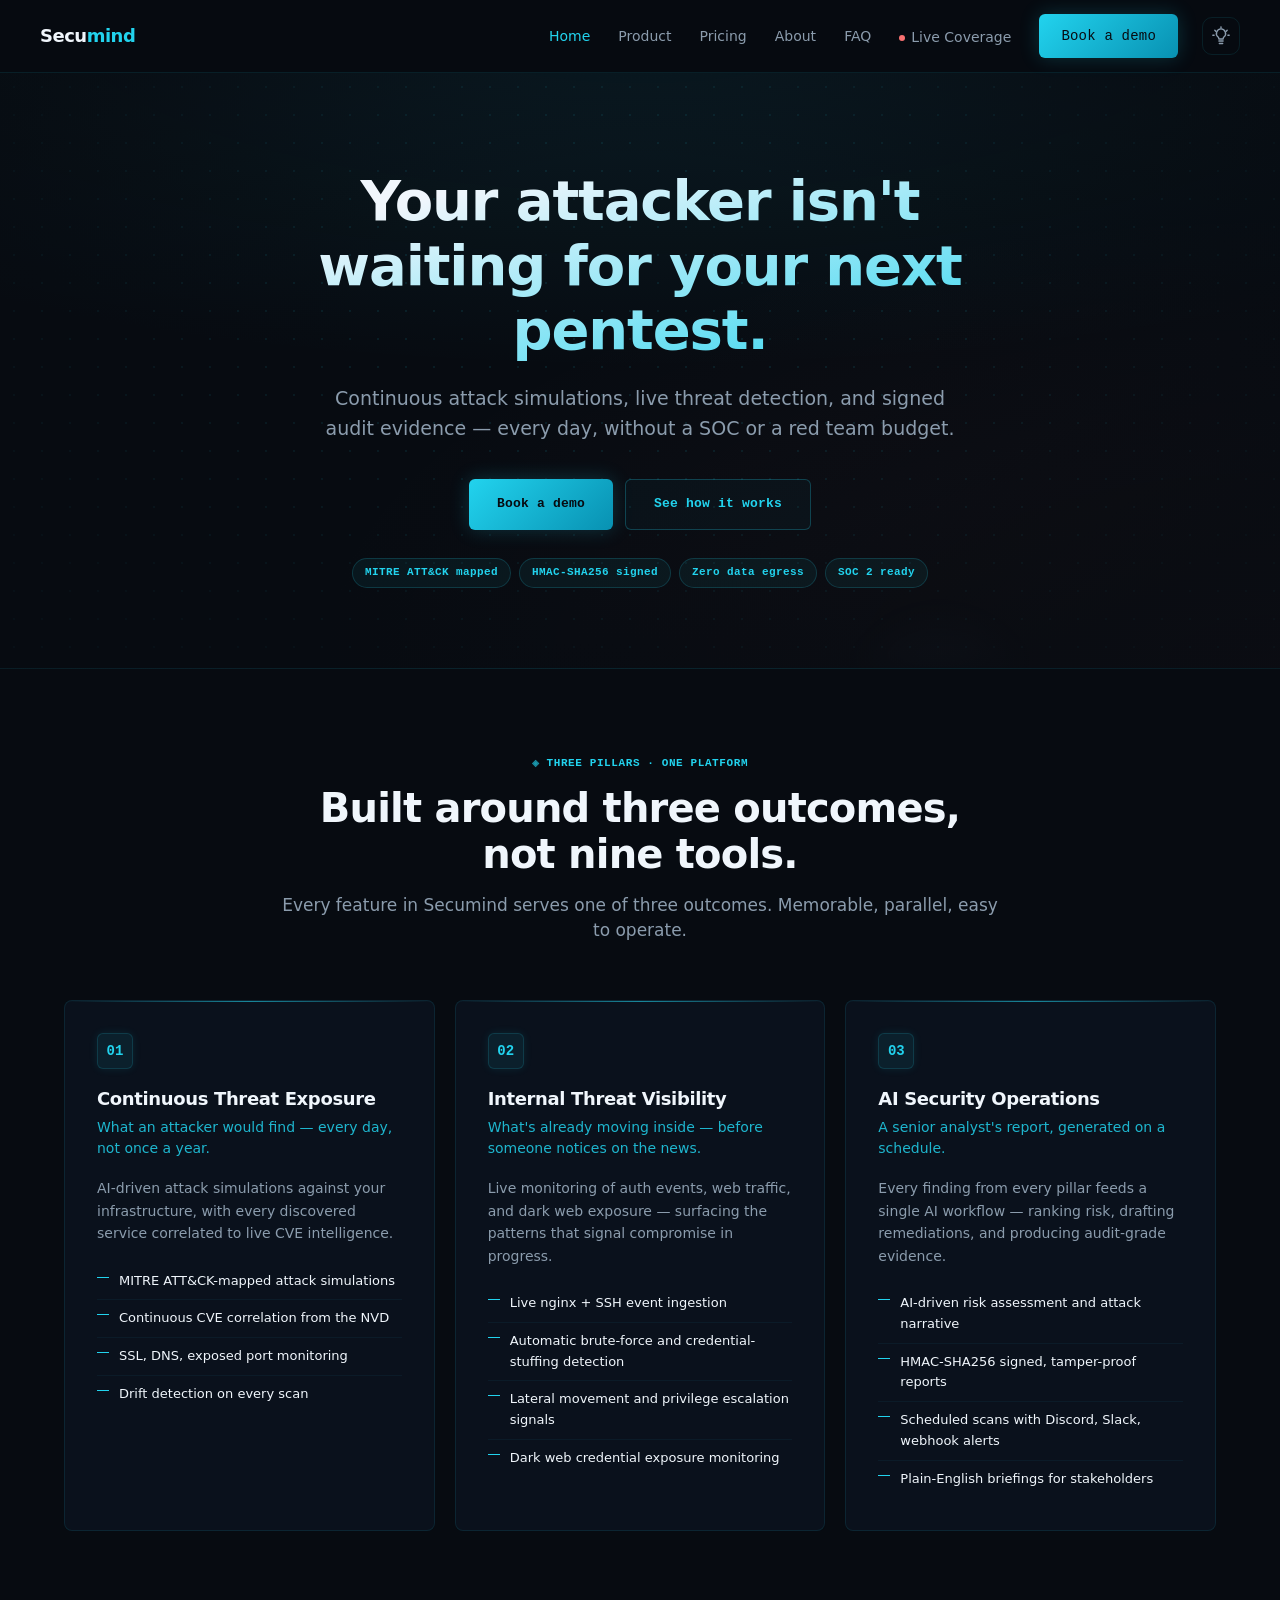
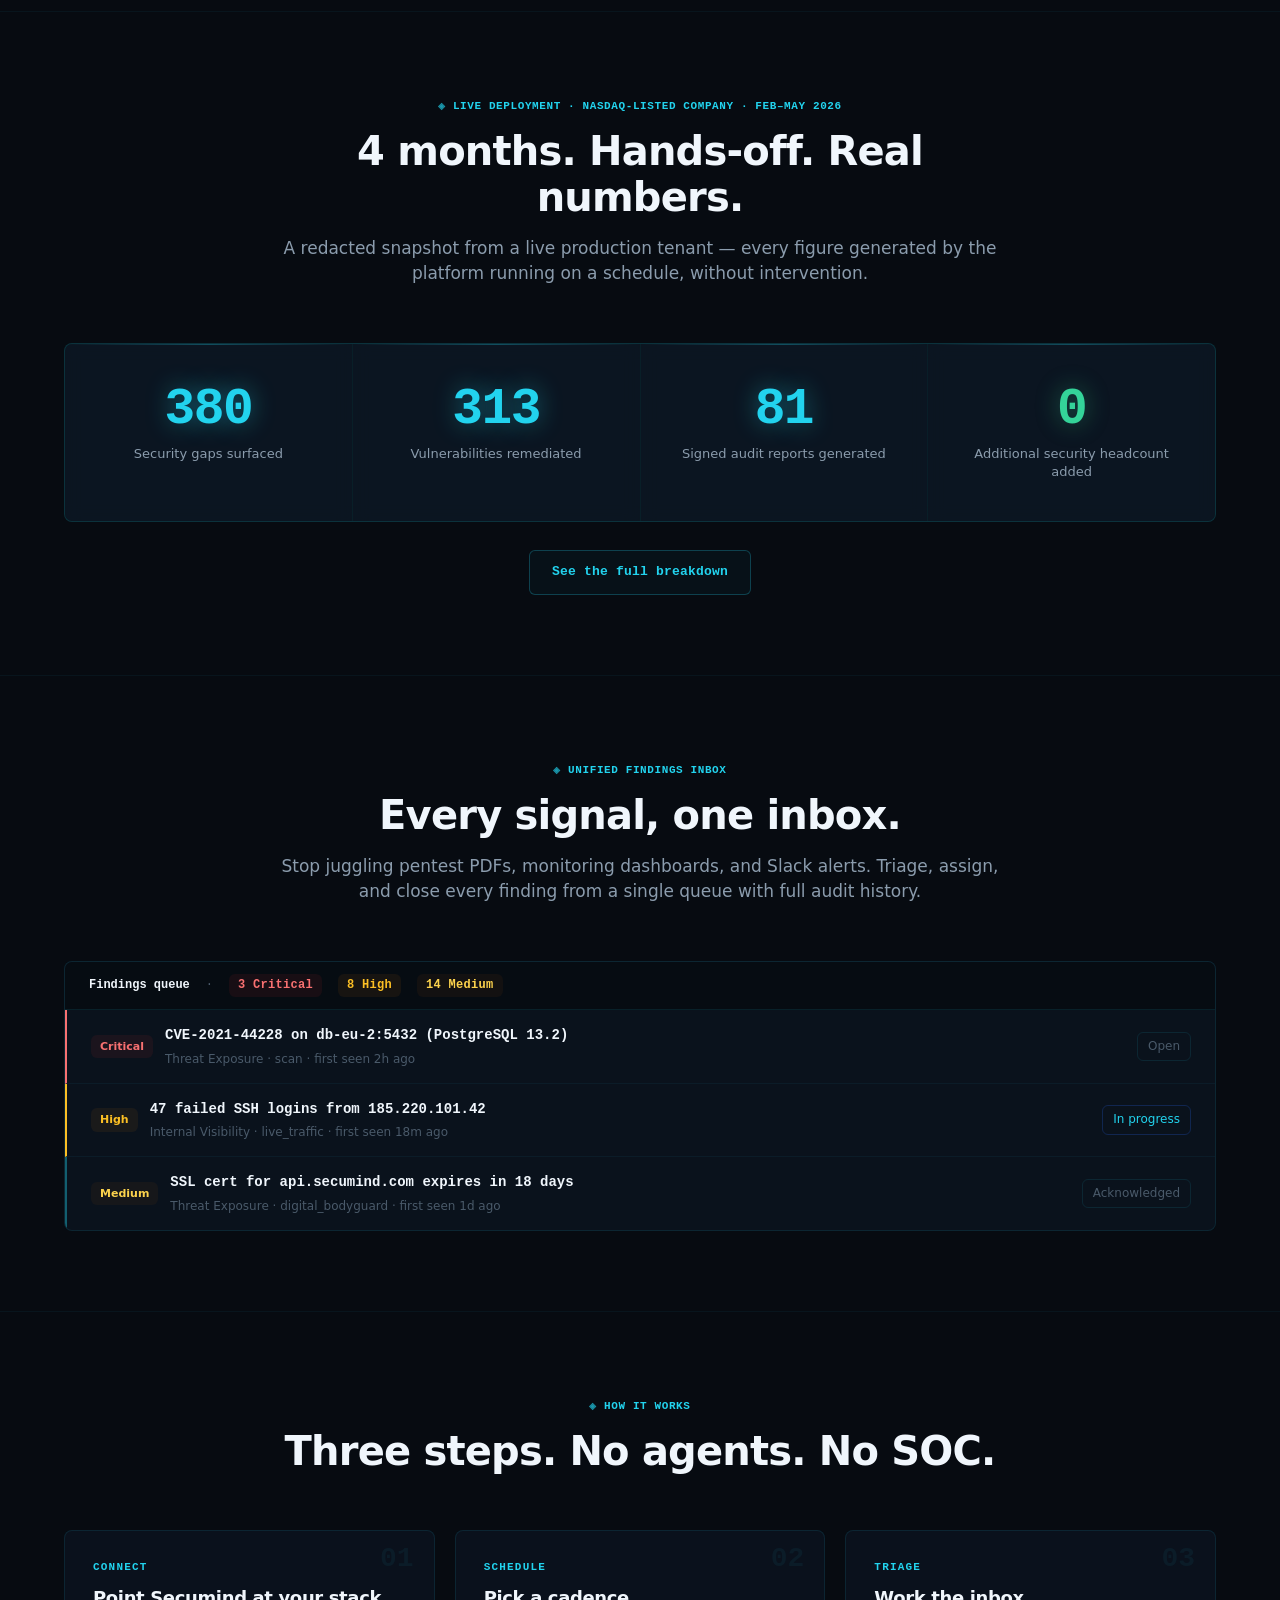
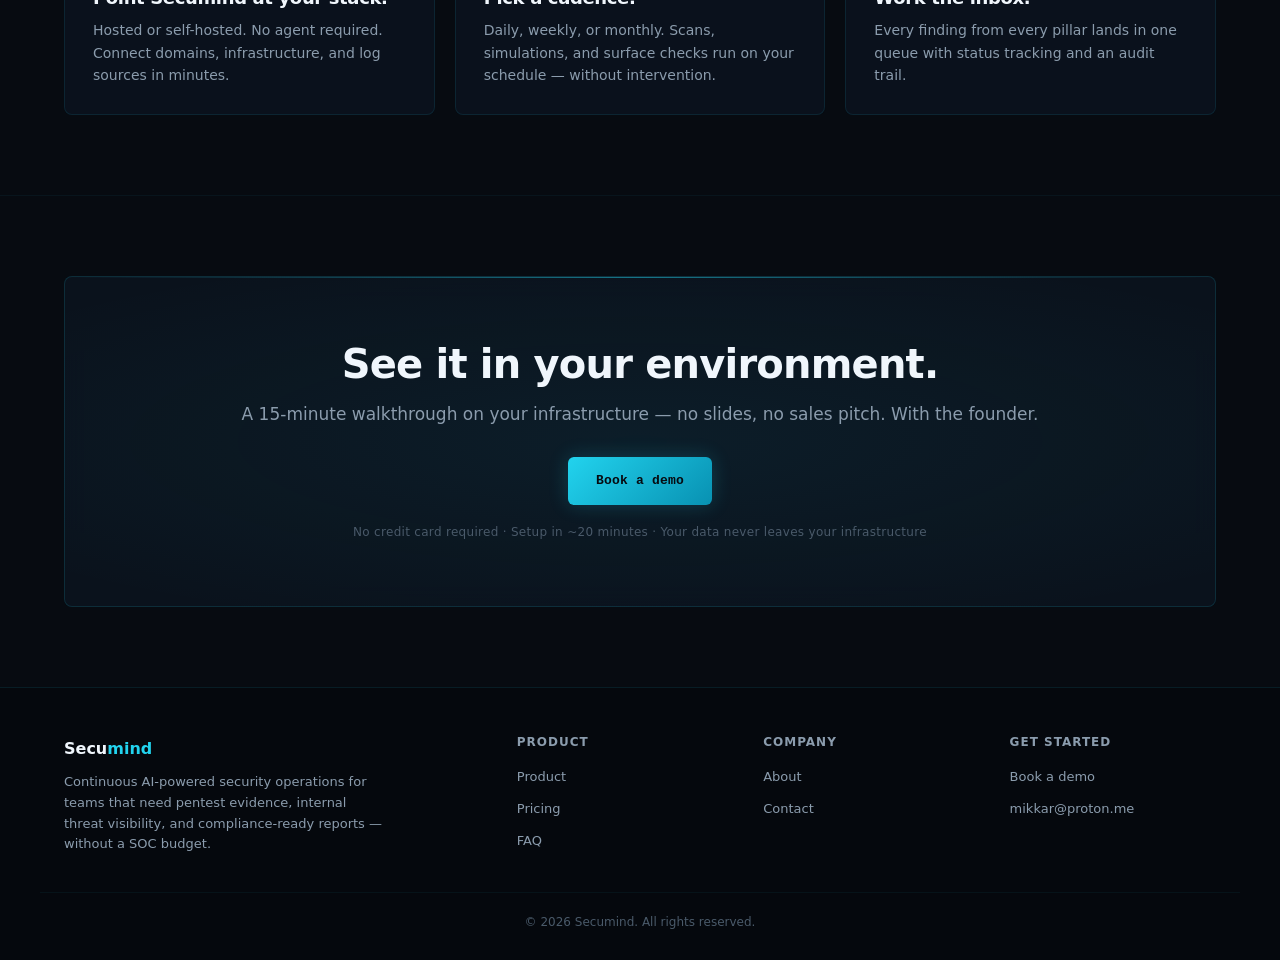
<file: index-v2.html>
<!doctype html>
<html lang="en">
<head>
    <meta charset="utf-8">
    <meta name="viewport" content="width=device-width, initial-scale=1">
    <title>Secumind — Continuous AI-powered security operations</title>
    <meta name="description" content="Continuous attack simulations, internal threat visibility, and signed audit evidence — in one platform, without a red team budget.">
    <link rel="stylesheet" href="css/style.css">
    <link rel="stylesheet" href="css/theme-blue.css">
    <script>try{if(localStorage.getItem('theme')==='light'){document.documentElement.setAttribute('data-theme','light');}}catch(e){}</script>
</head>
<body>

<!-- ───────── NAV ───────── -->
<nav class="nav">
    <div class="nav-inner">
        <a href="index.html" class="nav-brand">Secu<span>mind</span></a>
        <button class="nav-toggle" onclick="toggleNav()" aria-label="Open menu">☰</button>
        <ul class="nav-links" id="navLinks">
            <li><a href="index-v2.html" class="active">Home</a></li>
            <li><a href="product.html">Product</a></li>
            <li><a href="pricing.html">Pricing</a></li>
            <li><a href="about.html">About</a></li>
            <li><a href="faq.html">FAQ</a></li>
            <li><a href="live.html" class="nav-live"><span class="nav-live-dot"></span>Live Coverage</a></li>
            <li><a href="contact.html" class="btn btn-primary">Book a demo</a></li>
        </ul>
    </div>
</nav>

<main>

<!-- ───────── HERO ───────── -->
<section class="hero">
    <canvas class="hero-canvas" id="heroCanvas" aria-hidden="true"></canvas>
    <div class="hero-inner">
        <h1 class="hero-title">Your attacker isn't<br>waiting for your next pentest.</h1>
        <p class="hero-subtitle">
            Continuous attack simulations, live threat detection, and signed audit evidence —
            every day, without a SOC or a red team budget.
        </p>
        <div class="hero-cta">
            <a href="contact.html" class="btn btn-primary btn-lg">Book a demo</a>
            <a href="product.html" class="btn btn-outline btn-lg">See how it works</a>
        </div>
        <div class="hero-badges">
            <span>MITRE ATT&amp;CK mapped</span>
            <span>HMAC-SHA256 signed</span>
            <span>Zero data egress</span>
            <span>SOC 2 ready</span>
        </div>
    </div>
</section>

<!-- ───────── PILLARS ───────── -->
<section>
    <div class="container">
        <div class="section-header">
            <div class="section-eyebrow">Three pillars · One platform</div>
            <h2 class="section-title">Built around three outcomes, not nine tools.</h2>
            <p class="section-subtitle">Every feature in Secumind serves one of three outcomes. Memorable, parallel, easy to operate.</p>
        </div>
        <div class="pillars">
            <div class="pillar">
                <div class="pillar-num">01</div>
                <h3 class="pillar-title">Continuous Threat Exposure</h3>
                <p class="pillar-lede">What an attacker would find — every day, not once a year.</p>
                <p>AI-driven attack simulations against your infrastructure, with every discovered service correlated to live CVE intelligence.</p>
                <ul class="pillar-features">
                    <li>MITRE ATT&amp;CK-mapped attack simulations</li>
                    <li>Continuous CVE correlation from the NVD</li>
                    <li>SSL, DNS, exposed port monitoring</li>
                    <li>Drift detection on every scan</li>
                </ul>
            </div>
            <div class="pillar">
                <div class="pillar-num">02</div>
                <h3 class="pillar-title">Internal Threat Visibility</h3>
                <p class="pillar-lede">What's already moving inside — before someone notices on the news.</p>
                <p>Live monitoring of auth events, web traffic, and dark web exposure — surfacing the patterns that signal compromise in progress.</p>
                <ul class="pillar-features">
                    <li>Live nginx + SSH event ingestion</li>
                    <li>Automatic brute-force and credential-stuffing detection</li>
                    <li>Lateral movement and privilege escalation signals</li>
                    <li>Dark web credential exposure monitoring</li>
                </ul>
            </div>
            <div class="pillar">
                <div class="pillar-num">03</div>
                <h3 class="pillar-title">AI Security Operations</h3>
                <p class="pillar-lede">A senior analyst's report, generated on a schedule.</p>
                <p>Every finding from every pillar feeds a single AI workflow — ranking risk, drafting remediations, and producing audit-grade evidence.</p>
                <ul class="pillar-features">
                    <li>AI-driven risk assessment and attack narrative</li>
                    <li>HMAC-SHA256 signed, tamper-proof reports</li>
                    <li>Scheduled scans with Discord, Slack, webhook alerts</li>
                    <li>Plain-English briefings for stakeholders</li>
                </ul>
            </div>
        </div>
    </div>
</section>

<!-- ───────── SOCIAL PROOF ───────── -->
<section>
    <div class="container">
        <div class="section-header">
            <div class="section-eyebrow">Live deployment · Nasdaq-listed company · Feb–May 2026</div>
            <h2 class="section-title">4 months. Hands-off. Real numbers.</h2>
            <p class="section-subtitle">A redacted snapshot from a live production tenant — every figure generated by the platform running on a schedule, without intervention.</p>
        </div>
        <div class="proof-metrics">
            <div class="proof-metric">
                <div class="proof-value" data-target="410">410</div>
                <div class="proof-label">Security gaps surfaced</div>
            </div>
            <div class="proof-metric">
                <div class="proof-value" data-target="338">338</div>
                <div class="proof-label">Vulnerabilities remediated</div>
            </div>
            <div class="proof-metric">
                <div class="proof-value" data-target="87">87</div>
                <div class="proof-label">Signed audit reports generated</div>
            </div>
            <div class="proof-metric">
                <div class="proof-value proof-zero">0</div>
                <div class="proof-label">Additional security headcount added</div>
            </div>
        </div>
        <p style="text-align: center; margin-top: 28px;">
            <a href="product.html#in-action" class="btn btn-outline">See the full breakdown</a>
        </p>
    </div>
</section>

<!-- ───────── FINDINGS INBOX ───────── -->
<section>
    <div class="container">
        <div class="section-header">
            <div class="section-eyebrow">Unified Findings inbox</div>
            <h2 class="section-title">Every signal, one inbox.</h2>
            <p class="section-subtitle">Stop juggling pentest PDFs, monitoring dashboards, and Slack alerts. Triage, assign, and close every finding from a single queue with full audit history.</p>
        </div>
        <div class="card" style="padding: 0; overflow: hidden;">
            <div class="inbox-header">
                <strong style="color: var(--text);">Findings queue</strong>
                <span style="color: var(--text-dim);">·</span>
                <span style="background: rgba(220,38,38,0.08); color: var(--danger); padding: 2px 9px; border-radius: var(--radius-sm); font-weight: 700; letter-spacing: 0.3px;">3 Critical</span>
                <span style="background: rgba(217,119,6,0.08); color: var(--warning); padding: 2px 9px; border-radius: var(--radius-sm); font-weight: 700; letter-spacing: 0.3px;">8 High</span>
                <span style="background: rgba(180,83,9,0.07); color: var(--medium); padding: 2px 9px; border-radius: var(--radius-sm); font-weight: 700; letter-spacing: 0.3px;">14 Medium</span>
            </div>
            <div>
                <div class="inbox-row inbox-row--critical">
                    <span style="background: rgba(220,38,38,0.08); color: var(--danger); padding: 3px 9px; border-radius: var(--radius-sm); font-size: 11px; font-weight: 700; flex-shrink: 0;">Critical</span>
                    <div style="flex: 1; min-width: 0;">
                        <div style="color: var(--text); font-weight: 600; font-size: 14px; font-family: var(--font-mono);">CVE-2021-44228 on db-eu-2:5432 (PostgreSQL 13.2)</div>
                        <div style="color: var(--text-dim); font-size: 12px; margin-top: 3px;">Threat Exposure · scan · first seen 2h ago</div>
                    </div>
                    <span style="color: var(--text-dim); font-size: 12px; border: 1px solid var(--border); padding: 4px 10px; border-radius: var(--radius-sm); flex-shrink: 0;">Open</span>
                </div>
                <div class="inbox-row inbox-row--high">
                    <span style="background: rgba(217,119,6,0.08); color: var(--warning); padding: 3px 9px; border-radius: var(--radius-sm); font-size: 11px; font-weight: 700; flex-shrink: 0;">High</span>
                    <div style="flex: 1; min-width: 0;">
                        <div style="color: var(--text); font-weight: 600; font-size: 14px; font-family: var(--font-mono);">47 failed SSH logins from 185.220.101.42</div>
                        <div style="color: var(--text-dim); font-size: 12px; margin-top: 3px;">Internal Visibility · live_traffic · first seen 18m ago</div>
                    </div>
                    <span style="color: var(--accent); font-size: 12px; border: 1px solid rgba(37,99,235,0.25); padding: 4px 10px; border-radius: var(--radius-sm); flex-shrink: 0;">In progress</span>
                </div>
                <div class="inbox-row inbox-row--medium">
                    <span style="background: rgba(180,83,9,0.07); color: var(--medium); padding: 3px 9px; border-radius: var(--radius-sm); font-size: 11px; font-weight: 700; flex-shrink: 0;">Medium</span>
                    <div style="flex: 1; min-width: 0;">
                        <div style="color: var(--text); font-weight: 600; font-size: 14px; font-family: var(--font-mono);">SSL cert for api.secumind.com expires in 18 days</div>
                        <div style="color: var(--text-dim); font-size: 12px; margin-top: 3px;">Threat Exposure · digital_bodyguard · first seen 1d ago</div>
                    </div>
                    <span style="color: var(--text-dim); font-size: 12px; border: 1px solid var(--border); padding: 4px 10px; border-radius: var(--radius-sm); flex-shrink: 0;">Acknowledged</span>
                </div>
            </div>
        </div>
    </div>
</section>

<!-- ───────── HOW IT WORKS ───────── -->
<section>
    <div class="container">
        <div class="section-header">
            <div class="section-eyebrow">How it works</div>
            <h2 class="section-title">Three steps. No agents. No SOC.</h2>
        </div>
        <div class="steps">
            <div class="step">
                <div class="step-title">Connect</div>
                <h3>Point Secumind at your stack.</h3>
                <p>Hosted or self-hosted. No agent required. Connect domains, infrastructure, and log sources in minutes.</p>
            </div>
            <div class="step">
                <div class="step-title">Schedule</div>
                <h3>Pick a cadence.</h3>
                <p>Daily, weekly, or monthly. Scans, simulations, and surface checks run on your schedule — without intervention.</p>
            </div>
            <div class="step">
                <div class="step-title">Triage</div>
                <h3>Work the inbox.</h3>
                <p>Every finding from every pillar lands in one queue with status tracking and an audit trail.</p>
            </div>
        </div>
    </div>
</section>

<!-- ───────── FINAL CTA ───────── -->
<section style="border-bottom: none;">
    <div class="container">
        <div class="cta-block">
            <h2>See it in your environment.</h2>
            <p>A 15-minute walkthrough on your infrastructure — no slides, no sales pitch. With the founder.</p>
            <a href="contact.html" class="btn btn-primary btn-lg">Book a demo</a>
            <p class="cta-trust" style="color: var(--text-dim) !important;">No credit card required &middot; Setup in ~20 minutes &middot; Your data never leaves your infrastructure</p>
        </div>
    </div>
</section>

</main>

<!-- ───────── FOOTER ───────── -->
<footer class="footer">
    <div class="footer-inner">
        <div>
            <div class="footer-brand">Secu<span>mind</span></div>
            <p style="font-size: 13px; max-width: 320px;">Continuous AI-powered security operations for teams that need pentest evidence, internal threat visibility, and compliance-ready reports — without a SOC budget.</p>
        </div>
        <div class="footer-col">
            <h4>Product</h4>
            <ul>
                <li><a href="product.html">Product</a></li>
                <li><a href="pricing.html">Pricing</a></li>
                <li><a href="faq.html">FAQ</a></li>
            </ul>
        </div>
        <div class="footer-col">
            <h4>Company</h4>
            <ul>
                <li><a href="about.html">About</a></li>
                <li><a href="contact.html">Contact</a></li>
            </ul>
        </div>
        <div class="footer-col">
            <h4>Get started</h4>
            <ul>
                <li><a href="contact.html">Book a demo</a></li>
                <li><a href="mailto:mikkar@proton.me">mikkar@proton.me</a></li>
            </ul>
        </div>
    </div>
    <div class="footer-bottom">
        © <span id="footerYear"></span> Secumind. All rights reserved.
    </div>
</footer>

<script src="js/main.js"></script>
<script src="js/hero-interactive.js"></script>
</body>
</html>
</file>
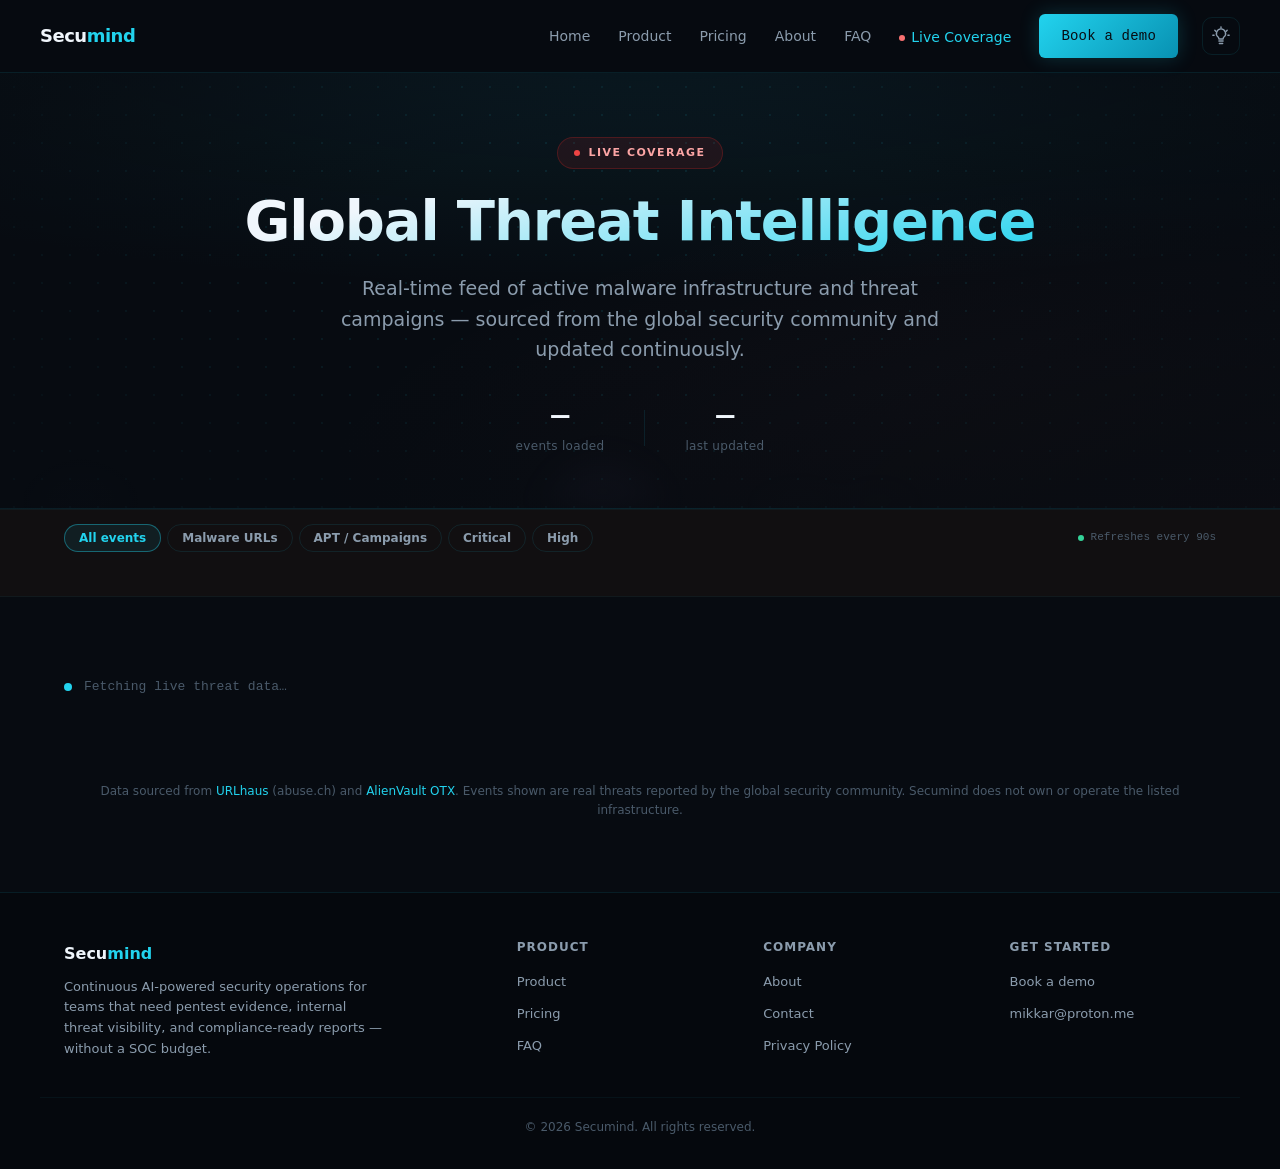
<file: live.html>
<!doctype html>
<html lang="en">
<head>
    <meta charset="utf-8">
    <meta name="viewport" content="width=device-width, initial-scale=1">
    <title>Live Threat Coverage — Secumind</title>
    <meta name="description" content="Real-time global threat intelligence. Live malware URLs, APT campaigns, and active threat indicators sourced from URLhaus and AlienVault OTX.">
    <meta property="og:title" content="Live Threat Coverage — Secumind">
    <meta property="og:description" content="Real-time global threat intelligence feed sourced from the global security community.">
    <meta property="og:type" content="website">
    <meta name="twitter:card" content="summary_large_image">
    <meta name="twitter:title" content="Live Threat Coverage — Secumind">
    <meta name="twitter:description" content="Real-time global threat intelligence feed sourced from the global security community.">
    <link rel="stylesheet" href="css/style.css">
    <link rel="stylesheet" href="css/theme-blue.css">
    <script>try{if(localStorage.getItem('theme')==='light'){document.documentElement.setAttribute('data-theme','light');}}catch(e){}</script>
</head>
<body>

<nav class="nav">
    <div class="nav-inner">
        <a href="index.html" class="nav-brand">Secu<span>mind</span></a>
        <button class="nav-toggle" onclick="toggleNav()" aria-label="Open menu">☰</button>
        <ul class="nav-links" id="navLinks">
            <li><a href="index.html">Home</a></li>
            <li><a href="product.html">Product</a></li>
            <li><a href="pricing.html">Pricing</a></li>
            <li><a href="about.html">About</a></li>
            <li><a href="faq.html">FAQ</a></li>
            <li><a href="live.html" class="active nav-live"><span class="nav-live-dot"></span>Live Coverage</a></li>
            <li><a href="contact.html" class="btn btn-primary">Book a demo</a></li>
        </ul>
    </div>
</nav>

<main>

<!-- ───────── HERO ───────── -->
<section class="hero" style="padding-top: 64px; padding-bottom: 52px;">
    <canvas class="hero-canvas" id="heroCanvas" aria-hidden="true"></canvas>
    <div class="hero-inner">
        <div class="live-eyebrow">
            <span class="ticker-dot"></span>
            <span>LIVE COVERAGE</span>
        </div>
        <h1 class="hero-title">Global Threat Intelligence</h1>
        <p class="hero-subtitle">
            Real-time feed of active malware infrastructure and threat campaigns —
            sourced from the global security community and updated continuously.
        </p>
        <div class="live-stats-bar">
            <div class="live-stat">
                <div class="live-stat-value" id="totalCount">—</div>
                <div class="live-stat-label">events loaded</div>
            </div>
            <div class="live-stat-div"></div>
            <div class="live-stat">
                <div class="live-stat-value" id="lastUpdate">—</div>
                <div class="live-stat-label">last updated</div>
            </div>
        </div>
    </div>
</section>

<!-- ───────── CONTROLS ───────── -->
<div class="live-controls-bar">
    <div class="container">
        <div class="live-controls-inner">
            <div class="filter-pills" id="filterPills">
                <button class="filter-pill active" data-filter="all">All events</button>
                <button class="filter-pill" data-filter="malware">Malware URLs</button>
                <button class="filter-pill" data-filter="apt">APT / Campaigns</button>
                <button class="filter-pill" data-filter="critical">Critical</button>
                <button class="filter-pill" data-filter="high">High</button>
            </div>
            <div class="live-refresh-badge">
                <span class="refresh-dot"></span>
                <span>Refreshes every 90s</span>
            </div>
        </div>
        <div class="sev-breakdown" id="severityBreakdown"></div>
    </div>
</div>

<!-- ───────── FEED ───────── -->
<div class="live-feed-wrap">
    <div class="container">
        <div class="live-feed" id="liveFeed">
            <div class="live-loading">
                <div class="live-loading-dot"></div>
                <span>Fetching live threat data…</span>
            </div>
        </div>
        <p class="live-attribution">
            Data sourced from <a href="https://urlhaus.abuse.ch" target="_blank" rel="noopener noreferrer">URLhaus</a> (abuse.ch) and
            <a href="https://otx.alienvault.com" target="_blank" rel="noopener noreferrer">AlienVault OTX</a>.
            Events shown are real threats reported by the global security community.
            Secumind does not own or operate the listed infrastructure.
        </p>
    </div>
</div>

</main>

<!-- ───────── FOOTER ───────── -->
<footer class="footer">
    <div class="footer-inner">
        <div>
            <div class="footer-brand">Secu<span>mind</span></div>
            <p style="font-size: 13px; max-width: 320px;">Continuous AI-powered security operations for teams that need pentest evidence, internal threat visibility, and compliance-ready reports — without a SOC budget.</p>
        </div>
        <div class="footer-col">
            <h4>Product</h4>
            <ul>
                <li><a href="product.html">Product</a></li>
                <li><a href="pricing.html">Pricing</a></li>
                <li><a href="faq.html">FAQ</a></li>
            </ul>
        </div>
        <div class="footer-col">
            <h4>Company</h4>
            <ul>
                <li><a href="about.html">About</a></li>
                <li><a href="contact.html">Contact</a></li>
                <li><a href="privacy.html">Privacy Policy</a></li>
            </ul>
        </div>
        <div class="footer-col">
            <h4>Get started</h4>
            <ul>
                <li><a href="contact.html">Book a demo</a></li>
                <li><a href="mailto:mikkar@proton.me">mikkar@proton.me</a></li>
            </ul>
        </div>
    </div>
    <div class="footer-bottom">
        © <span id="footerYear"></span> Secumind. All rights reserved.
    </div>
</footer>

<script src="js/main.js"></script>
<script src="js/hero-interactive.js"></script>
<script src="js/live-feed.js"></script>
</body>
</html>
</file>
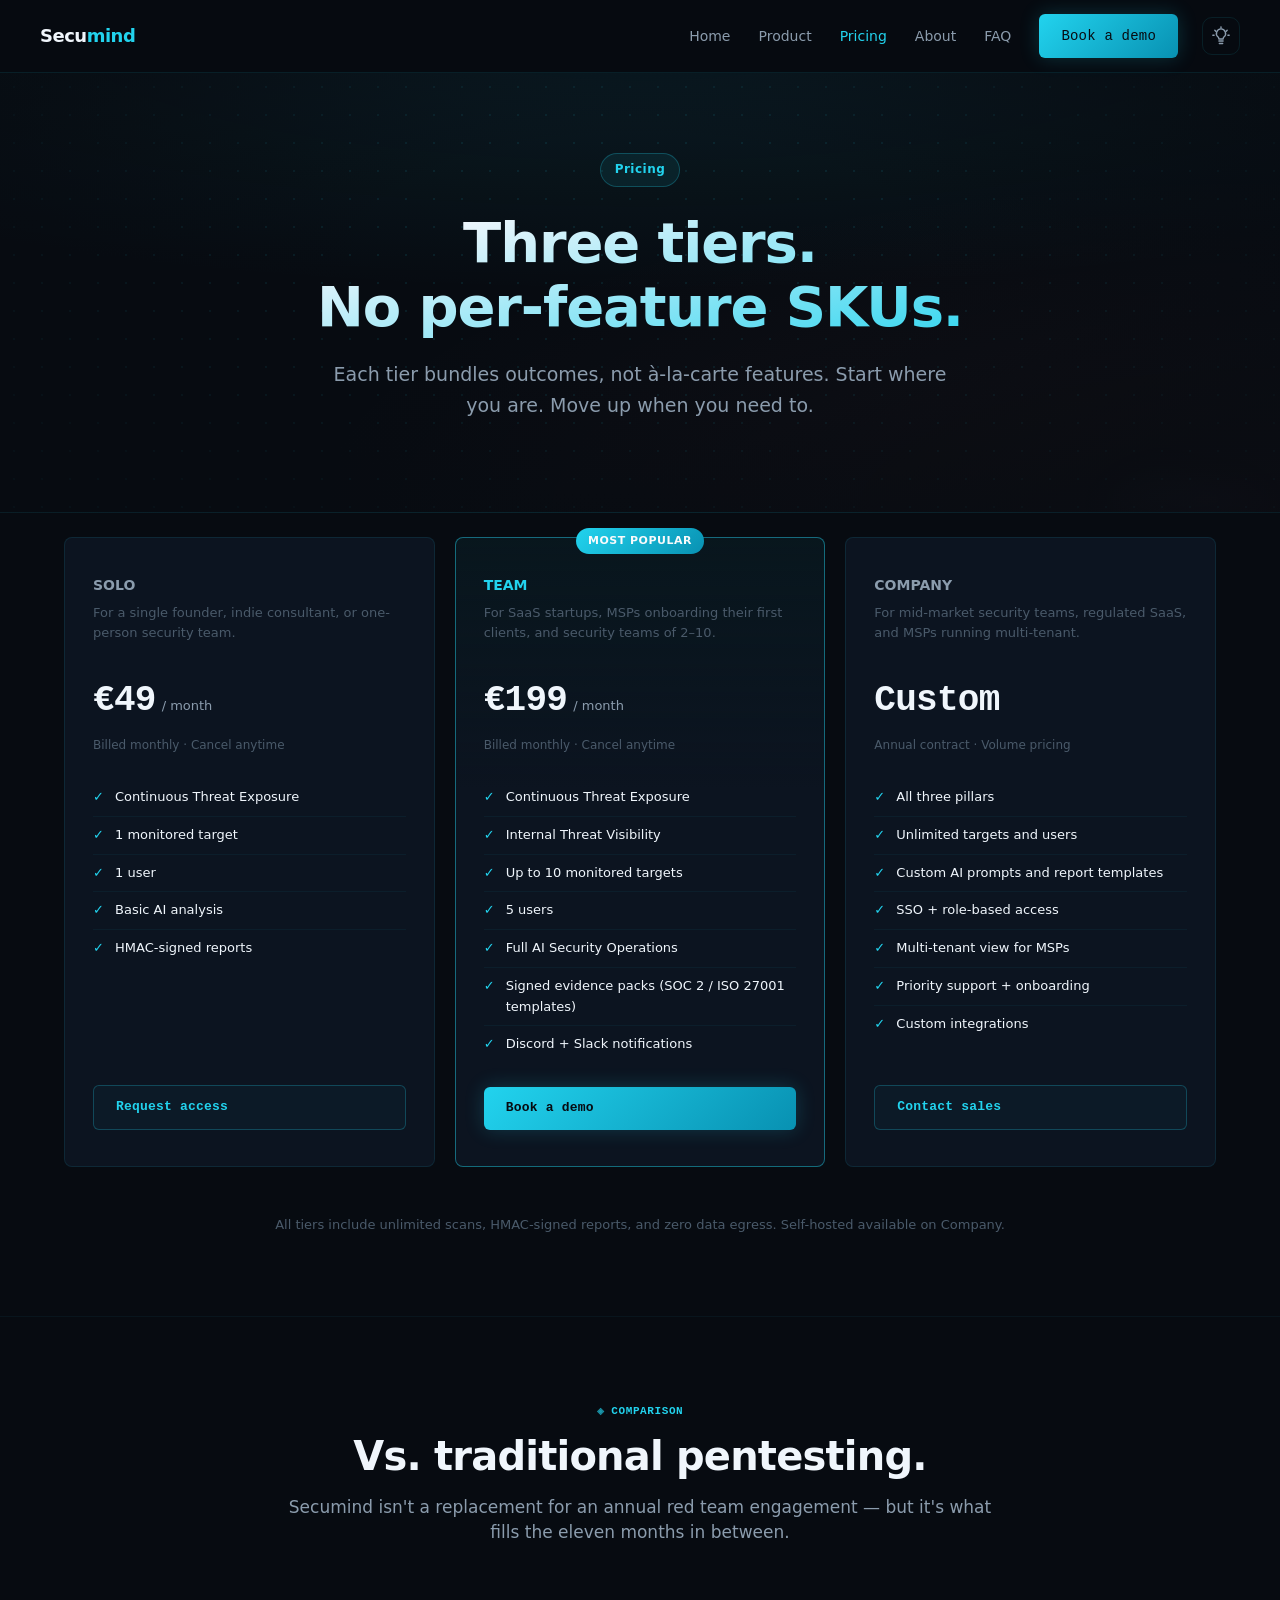
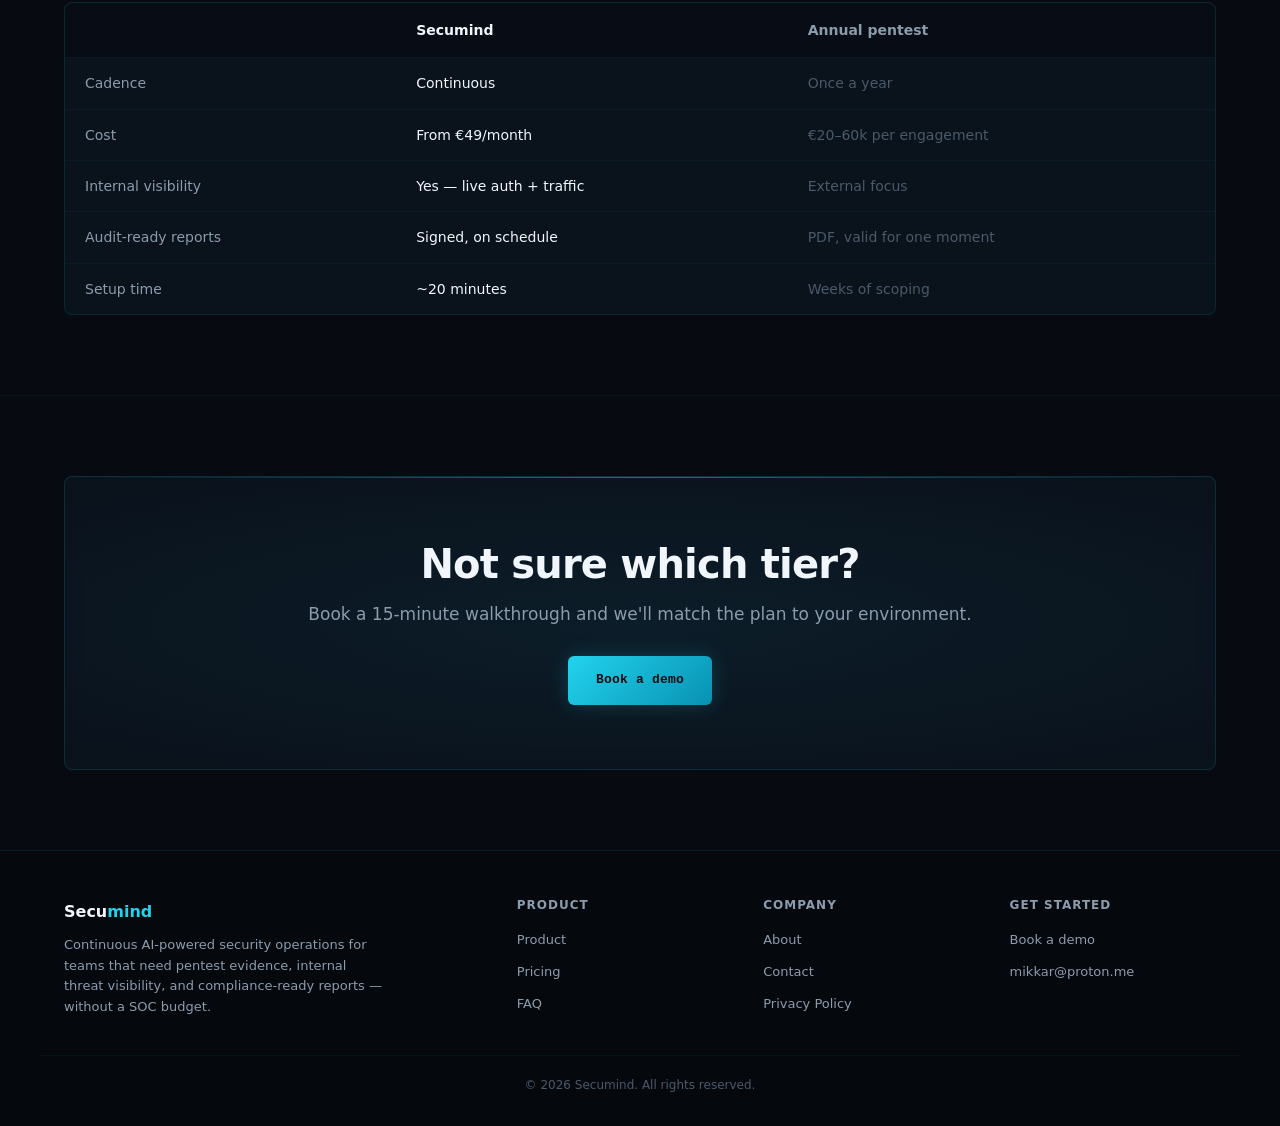
<file: pricing.html>
<!doctype html>
<html lang="en">
<head>
    <meta charset="utf-8">
    <meta name="viewport" content="width=device-width, initial-scale=1">
    <title>Pricing — Secumind</title>
    <meta name="description" content="Three tiers, bundled by pillar. No per-feature SKUs.">
    <meta property="og:title" content="Pricing — Secumind">
    <meta property="og:description" content="Three tiers, bundled by pillar. No per-feature SKUs. From €49/month.">
    <meta property="og:type" content="website">
    <meta name="twitter:card" content="summary_large_image">
    <meta name="twitter:title" content="Pricing — Secumind">
    <meta name="twitter:description" content="Three tiers, bundled by pillar. No per-feature SKUs. From €49/month.">
    <link rel="stylesheet" href="css/style.css">
    <link rel="stylesheet" href="css/theme-blue.css">
    <script>try{if(localStorage.getItem('theme')==='light'){document.documentElement.setAttribute('data-theme','light');}}catch(e){}</script>
</head>
<body>

<nav class="nav">
    <div class="nav-inner">
        <a href="index.html" class="nav-brand">Secu<span>mind</span></a>
        <button class="nav-toggle" onclick="toggleNav()" aria-label="Open menu">☰</button>
        <ul class="nav-links" id="navLinks">
            <li><a href="index.html">Home</a></li>
            <li><a href="product.html">Product</a></li>
            <li><a href="pricing.html" class="active">Pricing</a></li>
            <li><a href="about.html">About</a></li>
            <li><a href="faq.html">FAQ</a></li>
            <li><a href="contact.html" class="btn btn-primary">Book a demo</a></li>
        </ul>
    </div>
</nav>

<main>

<section class="hero" style="padding-top: 80px; padding-bottom: 56px;">
    <canvas class="hero-canvas" id="heroCanvas" aria-hidden="true"></canvas>
    <div class="hero-inner">
        <span class="hero-eyebrow">Pricing</span>
        <h1 class="hero-title">Three tiers.<br>No per-feature SKUs.</h1>
        <p class="hero-subtitle">
            Each tier bundles outcomes, not à-la-carte features. Start where you are. Move up when you need to.
        </p>
    </div>
</section>

<section style="padding-top: 24px;">
    <div class="container">
        <div class="pricing-grid">

            <!-- ─── SOLO ─── -->
            <div class="tier">
                <div class="tier-name">SOLO</div>
                <div class="tier-tagline">For a single founder, indie consultant, or one-person security team.</div>
                <div class="tier-price">
                    <strong>€49</strong>
                    <span class="tier-period">/ month</span>
                </div>
                <div class="tier-note">Billed monthly · Cancel anytime</div>
                <ul>
                    <li>Continuous Threat Exposure</li>
                    <li>1 monitored target</li>
                    <li>1 user</li>
                    <li>Basic AI analysis</li>
                    <li>HMAC-signed reports</li>
                </ul>
                <a href="contact.html" class="btn btn-outline">Request access</a>
            </div>

            <!-- ─── TEAM (featured) ─── -->
            <div class="tier featured">
                <div class="tier-name" style="color: var(--accent);">TEAM</div>
                <div class="tier-tagline">For SaaS startups, MSPs onboarding their first clients, and security teams of 2–10.</div>
                <div class="tier-price">
                    <strong>€199</strong>
                    <span class="tier-period">/ month</span>
                </div>
                <div class="tier-note">Billed monthly · Cancel anytime</div>
                <ul>
                    <li>Continuous Threat Exposure</li>
                    <li>Internal Threat Visibility</li>
                    <li>Up to 10 monitored targets</li>
                    <li>5 users</li>
                    <li>Full AI Security Operations</li>
                    <li>Signed evidence packs (SOC 2 / ISO 27001 templates)</li>
                    <li>Discord + Slack notifications</li>
                </ul>
                <a href="contact.html" class="btn btn-primary">Book a demo</a>
            </div>

            <!-- ─── COMPANY ─── -->
            <div class="tier">
                <div class="tier-name">COMPANY</div>
                <div class="tier-tagline">For mid-market security teams, regulated SaaS, and MSPs running multi-tenant.</div>
                <div class="tier-price">
                    <strong>Custom</strong>
                </div>
                <div class="tier-note">Annual contract · Volume pricing</div>
                <ul>
                    <li>All three pillars</li>
                    <li>Unlimited targets and users</li>
                    <li>Custom AI prompts and report templates</li>
                    <li>SSO + role-based access</li>
                    <li>Multi-tenant view for MSPs</li>
                    <li>Priority support + onboarding</li>
                    <li>Custom integrations</li>
                </ul>
                <a href="contact.html" class="btn btn-outline">Contact sales</a>
            </div>

        </div>

        <p style="text-align: center; margin-top: 48px; color: var(--text-dim); font-size: 13px;">
            All tiers include unlimited scans, HMAC-signed reports, and zero data egress. Self-hosted available on Company.
        </p>
    </div>
</section>

<!-- ───────── COMPARISON ───────── -->
<section>
    <div class="container">
        <div class="section-header">
            <div class="section-eyebrow">Comparison</div>
            <h2 class="section-title">Vs. traditional pentesting.</h2>
            <p class="section-subtitle">Secumind isn't a replacement for an annual red team engagement — but it's what fills the eleven months in between.</p>
        </div>
        <div class="card" style="padding: 0; overflow-x: auto;">
            <table style="width: 100%; border-collapse: collapse; font-size: 14px;">
                <thead>
                    <tr style="background: rgba(0,0,0,0.25);">
                        <th style="text-align: left; padding: 16px 20px; color: var(--text-muted); font-weight: 600; font-size: 12px; letter-spacing: 0.5px;">&nbsp;</th>
                        <th style="text-align: left; padding: 16px 20px; color: var(--text); font-weight: 600;">Secumind</th>
                        <th style="text-align: left; padding: 16px 20px; color: var(--text-muted); font-weight: 600;">Annual pentest</th>
                    </tr>
                </thead>
                <tbody>
                    <tr><td style="padding: 14px 20px; color: var(--text-muted); border-top: 1px solid var(--border-soft);">Cadence</td><td style="padding: 14px 20px; color: var(--text); border-top: 1px solid var(--border-soft);">Continuous</td><td style="padding: 14px 20px; color: var(--text-dim); border-top: 1px solid var(--border-soft);">Once a year</td></tr>
                    <tr><td style="padding: 14px 20px; color: var(--text-muted); border-top: 1px solid var(--border-soft);">Cost</td><td style="padding: 14px 20px; color: var(--text); border-top: 1px solid var(--border-soft);">From €49/month</td><td style="padding: 14px 20px; color: var(--text-dim); border-top: 1px solid var(--border-soft);">€20–60k per engagement</td></tr>
                    <tr><td style="padding: 14px 20px; color: var(--text-muted); border-top: 1px solid var(--border-soft);">Internal visibility</td><td style="padding: 14px 20px; color: var(--text); border-top: 1px solid var(--border-soft);">Yes — live auth + traffic</td><td style="padding: 14px 20px; color: var(--text-dim); border-top: 1px solid var(--border-soft);">External focus</td></tr>
                    <tr><td style="padding: 14px 20px; color: var(--text-muted); border-top: 1px solid var(--border-soft);">Audit-ready reports</td><td style="padding: 14px 20px; color: var(--text); border-top: 1px solid var(--border-soft);">Signed, on schedule</td><td style="padding: 14px 20px; color: var(--text-dim); border-top: 1px solid var(--border-soft);">PDF, valid for one moment</td></tr>
                    <tr><td style="padding: 14px 20px; color: var(--text-muted); border-top: 1px solid var(--border-soft);">Setup time</td><td style="padding: 14px 20px; color: var(--text); border-top: 1px solid var(--border-soft);">~20 minutes</td><td style="padding: 14px 20px; color: var(--text-dim); border-top: 1px solid var(--border-soft);">Weeks of scoping</td></tr>
                </tbody>
            </table>
        </div>
    </div>
</section>

<section style="border-bottom: none;">
    <div class="container">
        <div class="cta-block">
            <h2>Not sure which tier?</h2>
            <p>Book a 15-minute walkthrough and we'll match the plan to your environment.</p>
            <a href="contact.html" class="btn btn-primary btn-lg">Book a demo</a>
        </div>
    </div>
</section>

</main>

<footer class="footer">
    <div class="footer-inner">
        <div>
            <div class="footer-brand">Secu<span>mind</span></div>
            <p style="font-size: 13px; max-width: 320px;">Continuous AI-powered security operations for teams that need pentest evidence, internal threat visibility, and compliance-ready reports — without a SOC budget.</p>
        </div>
        <div class="footer-col">
            <h4>Product</h4>
            <ul>
                <li><a href="product.html">Product</a></li>
                <li><a href="pricing.html">Pricing</a></li>
                <li><a href="faq.html">FAQ</a></li>
            </ul>
        </div>
        <div class="footer-col">
            <h4>Company</h4>
            <ul>
                <li><a href="about.html">About</a></li>
                <li><a href="contact.html">Contact</a></li>
                <li><a href="privacy.html">Privacy Policy</a></li>
            </ul>
        </div>
        <div class="footer-col">
            <h4>Get started</h4>
            <ul>
                <li><a href="contact.html">Book a demo</a></li>
                <li><a href="mailto:mikkar@proton.me">mikkar@proton.me</a></li>
            </ul>
        </div>
    </div>
    <div class="footer-bottom">
        © <span id="footerYear"></span> Secumind. All rights reserved.
    </div>
</footer>

<script src="js/main.js"></script>
<script src="js/hero-interactive.js"></script>
</body>
</html>
</file>
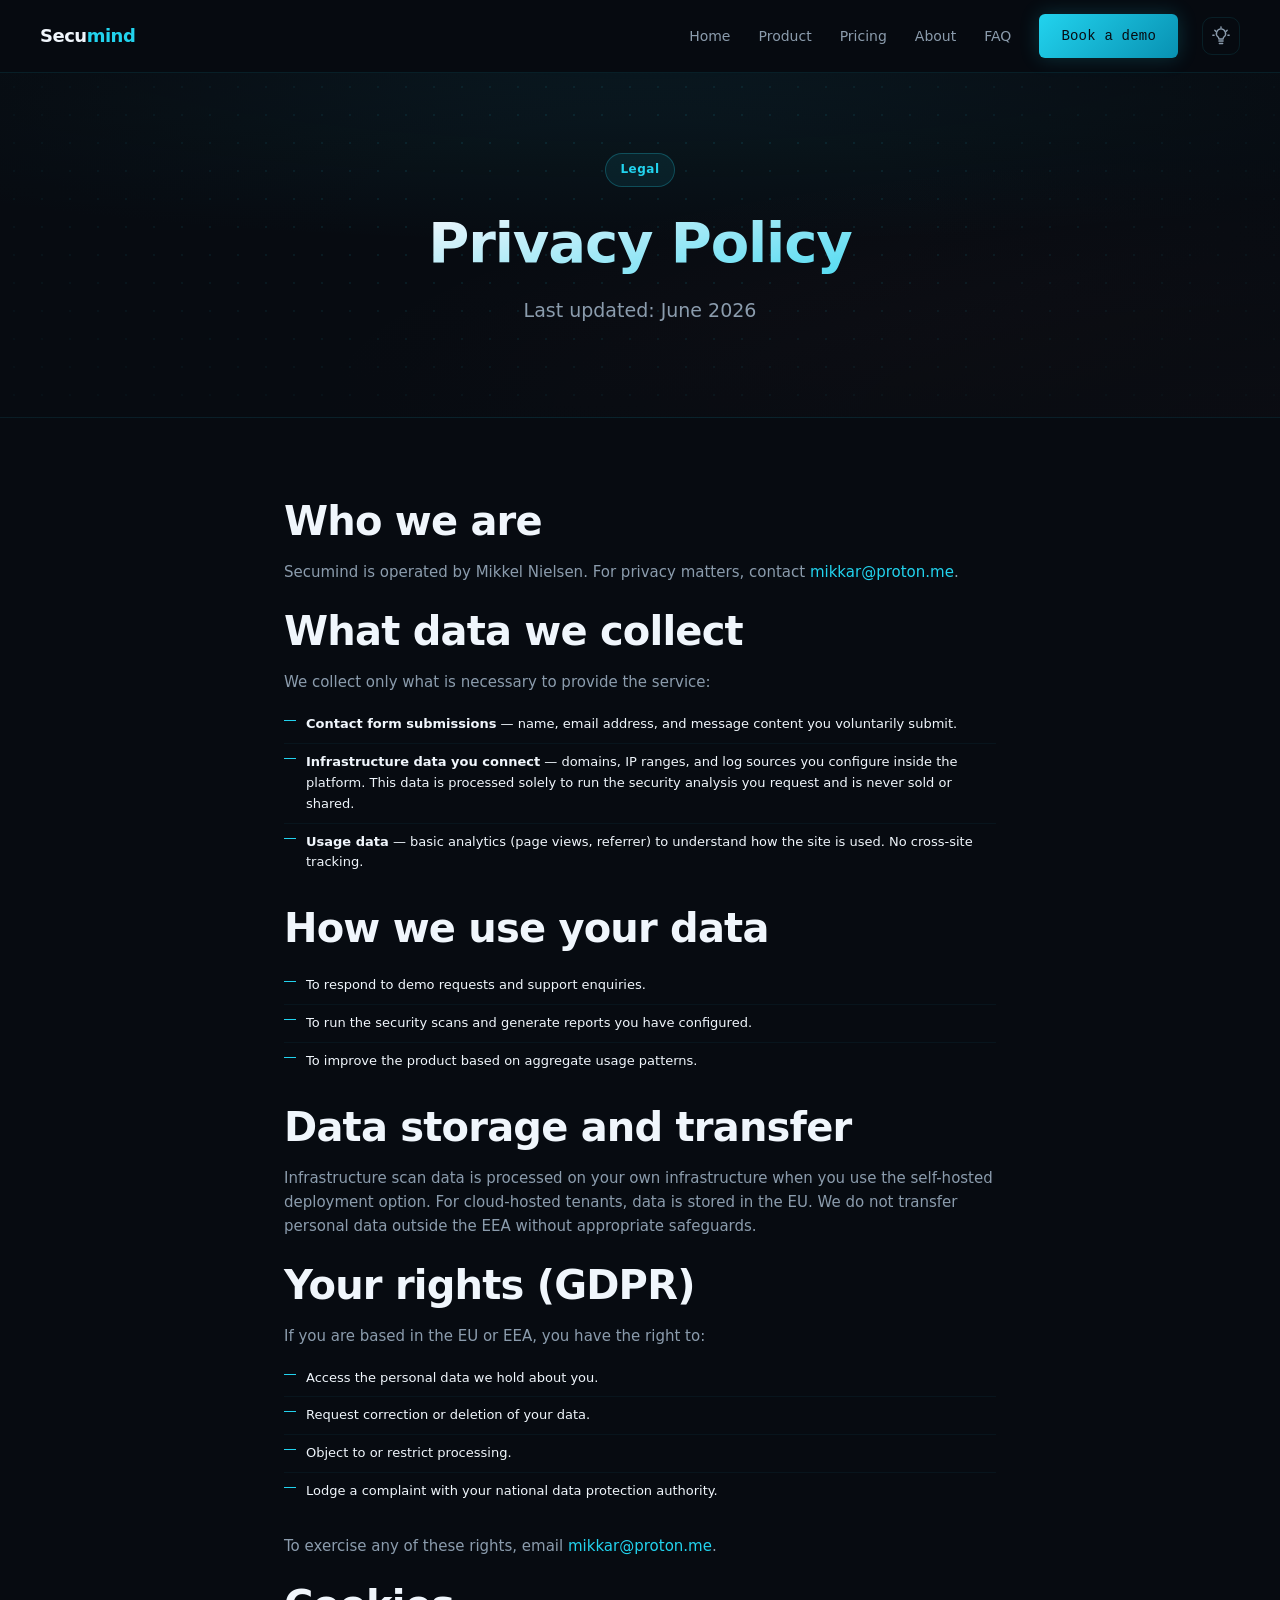
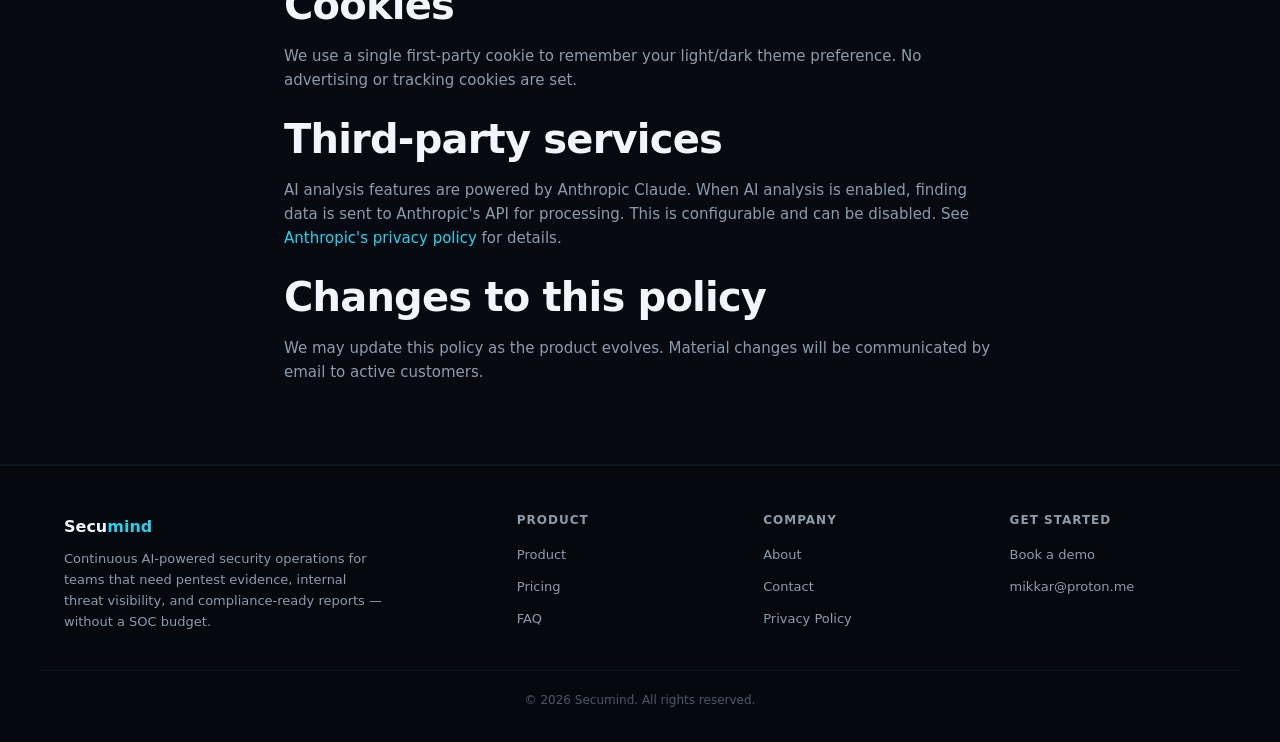
<file: privacy.html>
<!doctype html>
<html lang="en">
<head>
    <meta charset="utf-8">
    <meta name="viewport" content="width=device-width, initial-scale=1">
    <title>Privacy Policy — Secumind</title>
    <meta name="description" content="Secumind privacy policy and data processing information.">
    <meta property="og:title" content="Privacy Policy — Secumind">
    <meta property="og:type" content="website">
    <link rel="stylesheet" href="css/style.css">
    <link rel="stylesheet" href="css/theme-blue.css">
    <script>try{if(localStorage.getItem('theme')==='light'){document.documentElement.setAttribute('data-theme','light');}}catch(e){}</script>
</head>
<body>

<nav class="nav">
    <div class="nav-inner">
        <a href="index.html" class="nav-brand">Secu<span>mind</span></a>
        <button class="nav-toggle" onclick="toggleNav()" aria-label="Open menu">☰</button>
        <ul class="nav-links" id="navLinks">
            <li><a href="index.html">Home</a></li>
            <li><a href="product.html">Product</a></li>
            <li><a href="pricing.html">Pricing</a></li>
            <li><a href="about.html">About</a></li>
            <li><a href="faq.html">FAQ</a></li>
            <li><a href="contact.html" class="btn btn-primary">Book a demo</a></li>
        </ul>
    </div>
</nav>

<main>

<section class="hero" style="padding-top: 80px; padding-bottom: 56px;">
    <div class="hero-inner">
        <span class="hero-eyebrow">Legal</span>
        <h1 class="hero-title">Privacy Policy</h1>
        <p class="hero-subtitle">Last updated: June 2026</p>
    </div>
</section>

<section>
    <div class="container" style="max-width: 760px;">

        <h2 style="margin-bottom: 16px;">Who we are</h2>
        <p style="margin-bottom: 24px;">Secumind is operated by Mikkel Nielsen. For privacy matters, contact <a href="mailto:mikkar@proton.me">mikkar@proton.me</a>.</p>

        <h2 style="margin-bottom: 16px;">What data we collect</h2>
        <p style="margin-bottom: 12px;">We collect only what is necessary to provide the service:</p>
        <ul class="pillar-features" style="margin-bottom: 24px;">
            <li><strong>Contact form submissions</strong> — name, email address, and message content you voluntarily submit.</li>
            <li><strong>Infrastructure data you connect</strong> — domains, IP ranges, and log sources you configure inside the platform. This data is processed solely to run the security analysis you request and is never sold or shared.</li>
            <li><strong>Usage data</strong> — basic analytics (page views, referrer) to understand how the site is used. No cross-site tracking.</li>
        </ul>

        <h2 style="margin-bottom: 16px;">How we use your data</h2>
        <ul class="pillar-features" style="margin-bottom: 24px;">
            <li>To respond to demo requests and support enquiries.</li>
            <li>To run the security scans and generate reports you have configured.</li>
            <li>To improve the product based on aggregate usage patterns.</li>
        </ul>

        <h2 style="margin-bottom: 16px;">Data storage and transfer</h2>
        <p style="margin-bottom: 24px;">Infrastructure scan data is processed on your own infrastructure when you use the self-hosted deployment option. For cloud-hosted tenants, data is stored in the EU. We do not transfer personal data outside the EEA without appropriate safeguards.</p>

        <h2 style="margin-bottom: 16px;">Your rights (GDPR)</h2>
        <p style="margin-bottom: 12px;">If you are based in the EU or EEA, you have the right to:</p>
        <ul class="pillar-features" style="margin-bottom: 24px;">
            <li>Access the personal data we hold about you.</li>
            <li>Request correction or deletion of your data.</li>
            <li>Object to or restrict processing.</li>
            <li>Lodge a complaint with your national data protection authority.</li>
        </ul>
        <p style="margin-bottom: 24px;">To exercise any of these rights, email <a href="mailto:mikkar@proton.me">mikkar@proton.me</a>.</p>

        <h2 style="margin-bottom: 16px;">Cookies</h2>
        <p style="margin-bottom: 24px;">We use a single first-party cookie to remember your light/dark theme preference. No advertising or tracking cookies are set.</p>

        <h2 style="margin-bottom: 16px;">Third-party services</h2>
        <p style="margin-bottom: 24px;">AI analysis features are powered by Anthropic Claude. When AI analysis is enabled, finding data is sent to Anthropic's API for processing. This is configurable and can be disabled. See <a href="https://www.anthropic.com/legal/privacy" target="_blank" rel="noopener noreferrer">Anthropic's privacy policy</a> for details.</p>

        <h2 style="margin-bottom: 16px;">Changes to this policy</h2>
        <p>We may update this policy as the product evolves. Material changes will be communicated by email to active customers.</p>

    </div>
</section>

</main>

<footer class="footer">
    <div class="footer-inner">
        <div>
            <div class="footer-brand">Secu<span>mind</span></div>
            <p style="font-size: 13px; max-width: 320px;">Continuous AI-powered security operations for teams that need pentest evidence, internal threat visibility, and compliance-ready reports — without a SOC budget.</p>
        </div>
        <div class="footer-col">
            <h4>Product</h4>
            <ul>
                <li><a href="product.html">Product</a></li>
                <li><a href="pricing.html">Pricing</a></li>
                <li><a href="faq.html">FAQ</a></li>
            </ul>
        </div>
        <div class="footer-col">
            <h4>Company</h4>
            <ul>
                <li><a href="about.html">About</a></li>
                <li><a href="contact.html">Contact</a></li>
                <li><a href="privacy.html">Privacy Policy</a></li>
            </ul>
        </div>
        <div class="footer-col">
            <h4>Get started</h4>
            <ul>
                <li><a href="contact.html">Book a demo</a></li>
                <li><a href="mailto:mikkar@proton.me">mikkar@proton.me</a></li>
            </ul>
        </div>
    </div>
    <div class="footer-bottom">
        © <span id="footerYear"></span> Secumind. All rights reserved.
    </div>
</footer>

<script src="js/main.js"></script>
</body>
</html>
</file>
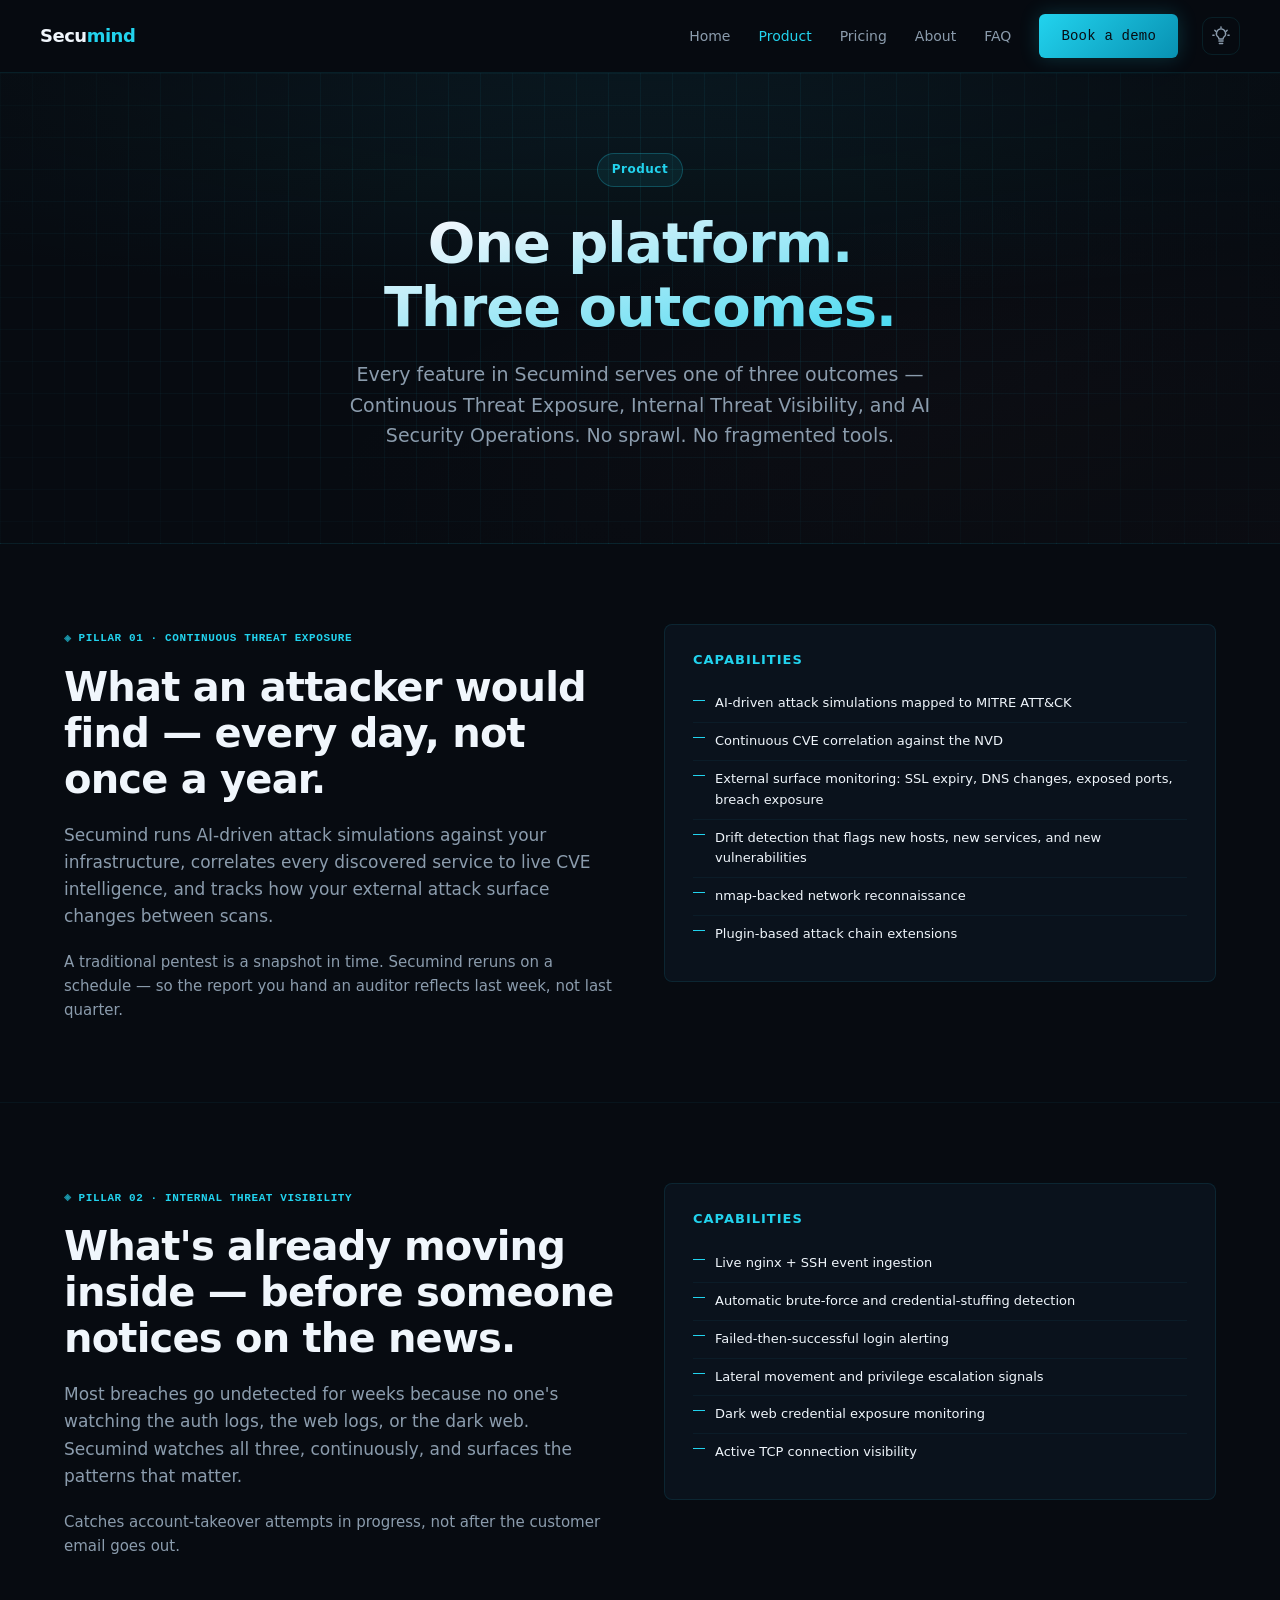
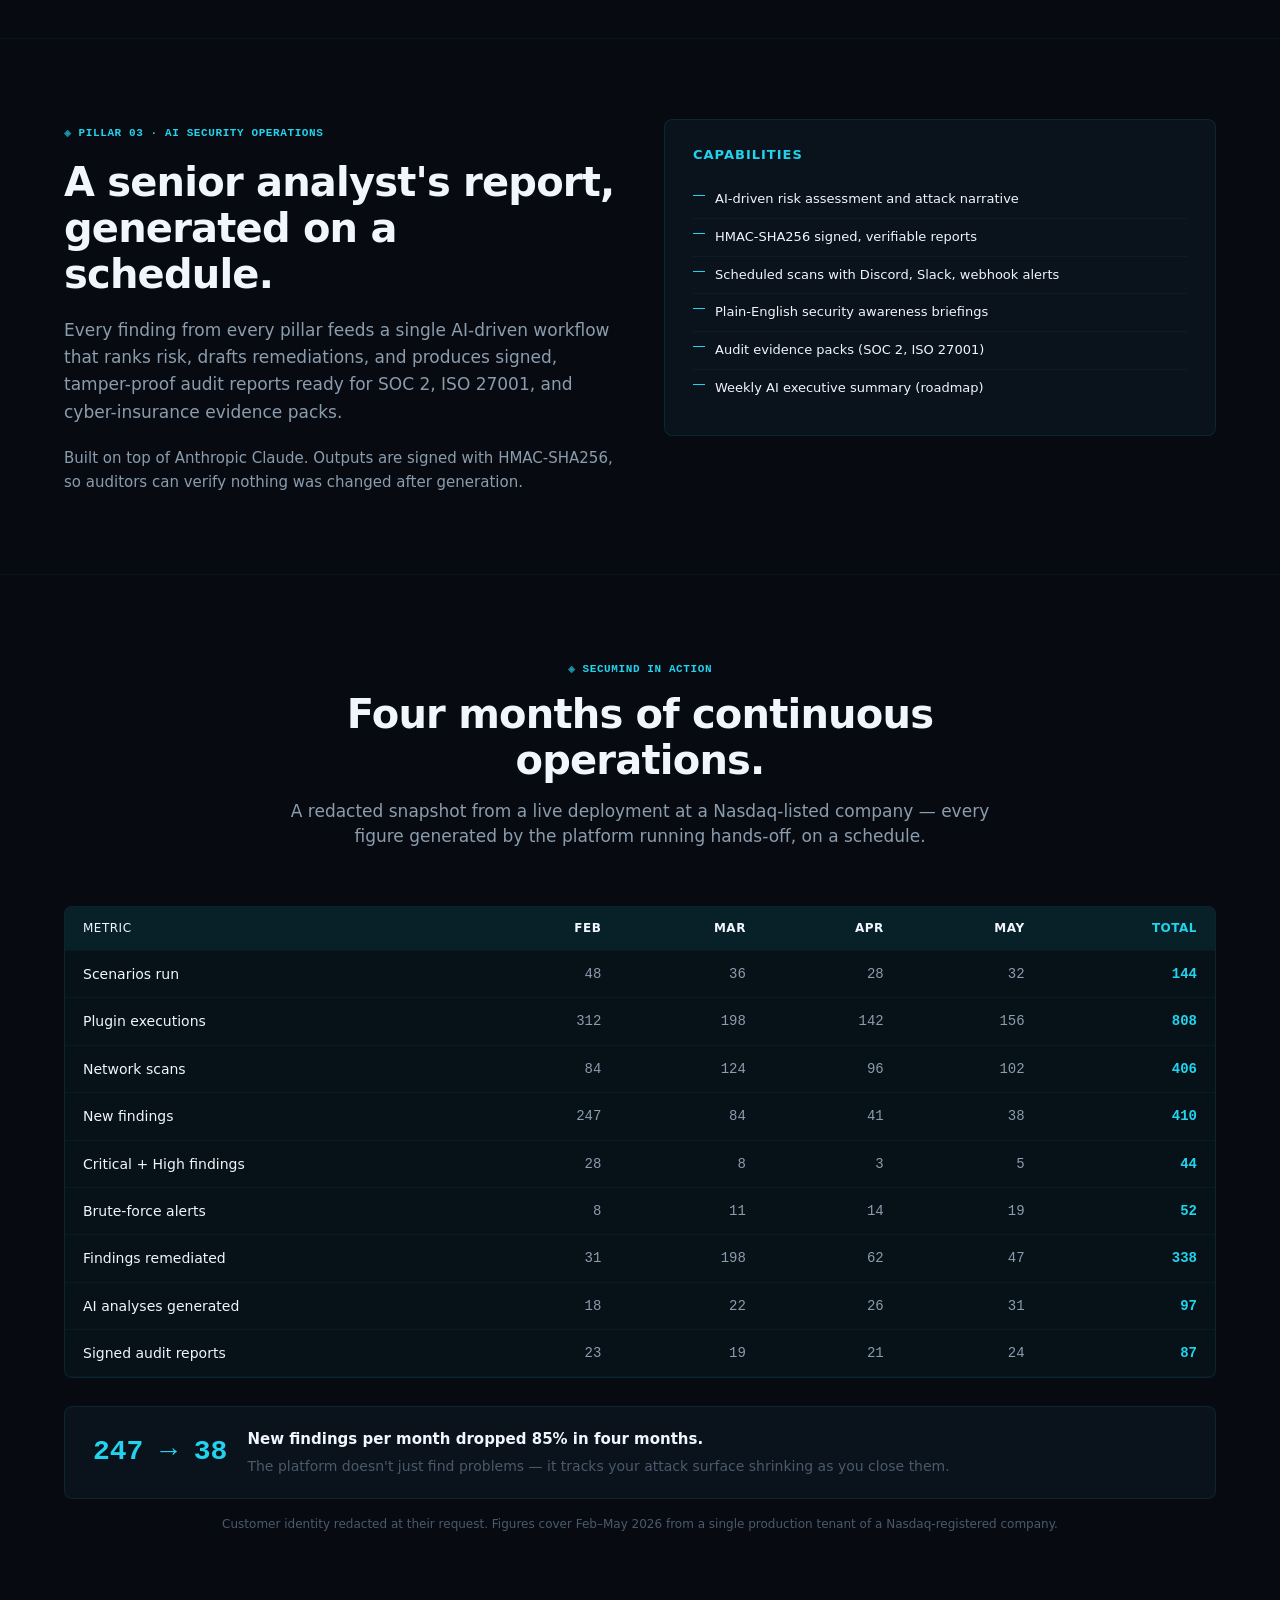
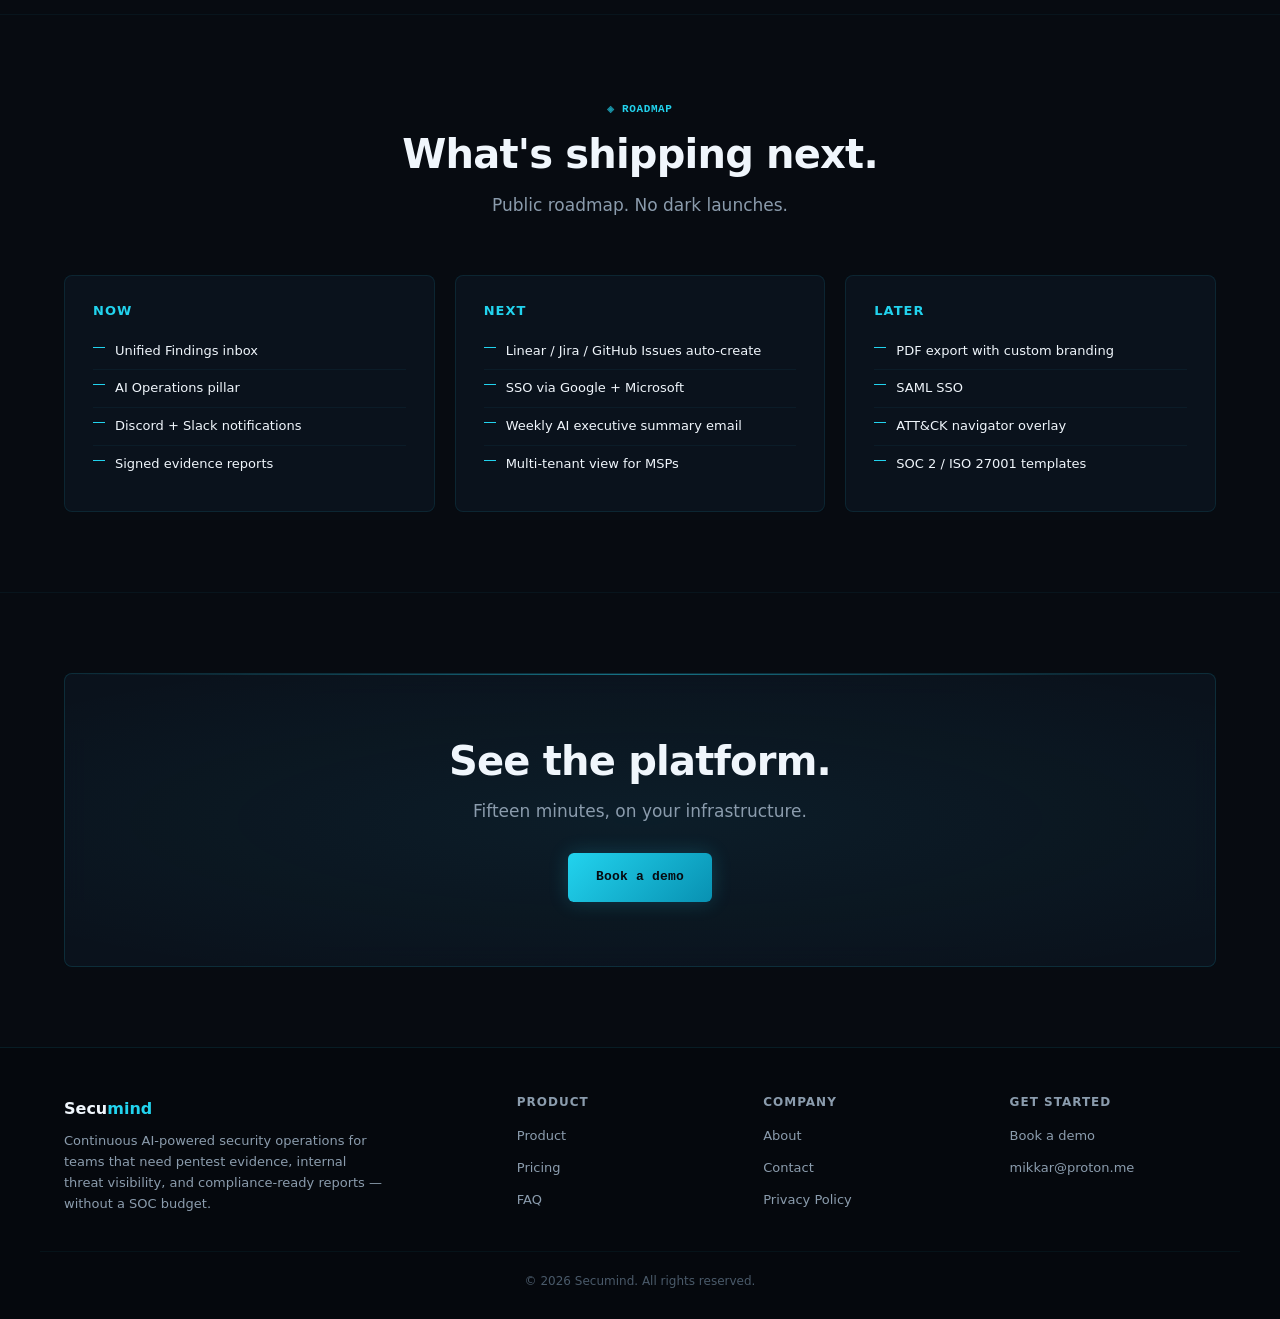
<file: product.html>
<!doctype html>
<html lang="en">
<head>
    <meta charset="utf-8">
    <meta name="viewport" content="width=device-width, initial-scale=1">
    <title>Product — Secumind</title>
    <meta name="description" content="The three pillars of Secumind: Continuous Threat Exposure, Internal Threat Visibility, and AI Security Operations.">
    <meta property="og:title" content="Product — Secumind">
    <meta property="og:description" content="The three pillars of Secumind: Continuous Threat Exposure, Internal Threat Visibility, and AI Security Operations.">
    <meta property="og:type" content="website">
    <meta name="twitter:card" content="summary_large_image">
    <meta name="twitter:title" content="Product — Secumind">
    <meta name="twitter:description" content="The three pillars of Secumind: Continuous Threat Exposure, Internal Threat Visibility, and AI Security Operations.">
    <link rel="stylesheet" href="css/style.css">
    <link rel="stylesheet" href="css/theme-blue.css">
    <script>try{if(localStorage.getItem('theme')==='light'){document.documentElement.setAttribute('data-theme','light');}}catch(e){}</script>
    <style>
    /* Line grid on product hero — cyan lines, same structure as green theme */
    .hero {
        background:
            linear-gradient(rgba(34, 211, 238, 0.07) 1px, transparent 1px),
            linear-gradient(90deg, rgba(34, 211, 238, 0.07) 1px, transparent 1px),
            radial-gradient(ellipse 90% 60% at 50% -10%, rgba(34, 211, 238, 0.09), transparent),
            radial-gradient(ellipse at bottom right, rgba(248, 113, 113, 0.05), transparent 55%);
        background-size: 32px 32px, 32px 32px, auto, auto;
    }
    </style>
</head>
<body>

<nav class="nav">
    <div class="nav-inner">
        <a href="index.html" class="nav-brand">Secu<span>mind</span></a>
        <button class="nav-toggle" onclick="toggleNav()" aria-label="Open menu">☰</button>
        <ul class="nav-links" id="navLinks">
            <li><a href="index.html">Home</a></li>
            <li><a href="product.html" class="active">Product</a></li>
            <li><a href="pricing.html">Pricing</a></li>
            <li><a href="about.html">About</a></li>
            <li><a href="faq.html">FAQ</a></li>
            <li><a href="contact.html" class="btn btn-primary">Book a demo</a></li>
        </ul>
    </div>
</nav>

<main>

<section class="hero" style="padding-top: 80px; padding-bottom: 56px;">
    <div class="hero-inner">
        <span class="hero-eyebrow">Product</span>
        <h1 class="hero-title">One platform.<br>Three outcomes.</h1>
        <p class="hero-subtitle">
            Every feature in Secumind serves one of three outcomes — Continuous Threat Exposure, Internal Threat Visibility, and AI Security Operations. No sprawl. No fragmented tools.
        </p>
    </div>
</section>

<!-- ───────── PILLAR 1 ───────── -->
<section id="cte">
    <div class="container">
        <div class="grid-2" style="align-items: start; gap: 48px;">
            <div>
                <div class="section-eyebrow" style="margin-bottom: 16px;">Pillar 01 · Continuous Threat Exposure</div>
                <h2 style="margin-bottom: 20px;">What an attacker would find — every day, not once a year.</h2>
                <p style="font-size: 17px; line-height: 1.6; margin-bottom: 20px;">
                    Secumind runs AI-driven attack simulations against your infrastructure, correlates every discovered service to live CVE intelligence, and tracks how your external attack surface changes between scans.
                </p>
                <p style="font-size: 15px;">
                    A traditional pentest is a snapshot in time. Secumind reruns on a schedule — so the report you hand an auditor reflects last week, not last quarter.
                </p>
            </div>
            <div class="card">
                <h4 style="margin-bottom: 18px; color: var(--accent); font-size: 13px; text-transform: uppercase; letter-spacing: 1px;">Capabilities</h4>
                <ul class="pillar-features">
                    <li>AI-driven attack simulations mapped to MITRE ATT&amp;CK</li>
                    <li>Continuous CVE correlation against the NVD</li>
                    <li>External surface monitoring: SSL expiry, DNS changes, exposed ports, breach exposure</li>
                    <li>Drift detection that flags new hosts, new services, and new vulnerabilities</li>
                    <li>nmap-backed network reconnaissance</li>
                    <li>Plugin-based attack chain extensions</li>
                </ul>
            </div>
        </div>
    </div>
</section>

<!-- ───────── PILLAR 2 ───────── -->
<section id="itv">
    <div class="container">
        <div class="grid-2" style="align-items: start; gap: 48px;">
            <div>
                <div class="section-eyebrow" style="margin-bottom: 16px;">Pillar 02 · Internal Threat Visibility</div>
                <h2 style="margin-bottom: 20px;">What's already moving inside — before someone notices on the news.</h2>
                <p style="font-size: 17px; line-height: 1.6; margin-bottom: 20px;">
                    Most breaches go undetected for weeks because no one's watching the auth logs, the web logs, or the dark web. Secumind watches all three, continuously, and surfaces the patterns that matter.
                </p>
                <p style="font-size: 15px;">
                    Catches account-takeover attempts in progress, not after the customer email goes out.
                </p>
            </div>
            <div class="card">
                <h4 style="margin-bottom: 18px; color: var(--accent); font-size: 13px; text-transform: uppercase; letter-spacing: 1px;">Capabilities</h4>
                <ul class="pillar-features">
                    <li>Live nginx + SSH event ingestion</li>
                    <li>Automatic brute-force and credential-stuffing detection</li>
                    <li>Failed-then-successful login alerting</li>
                    <li>Lateral movement and privilege escalation signals</li>
                    <li>Dark web credential exposure monitoring</li>
                    <li>Active TCP connection visibility</li>
                </ul>
            </div>
        </div>
    </div>
</section>

<!-- ───────── PILLAR 3 ───────── -->
<section id="aio">
    <div class="container">
        <div class="grid-2" style="align-items: start; gap: 48px;">
            <div>
                <div class="section-eyebrow" style="margin-bottom: 16px;">Pillar 03 · AI Security Operations</div>
                <h2 style="margin-bottom: 20px;">A senior analyst's report, generated on a schedule.</h2>
                <p style="font-size: 17px; line-height: 1.6; margin-bottom: 20px;">
                    Every finding from every pillar feeds a single AI-driven workflow that ranks risk, drafts remediations, and produces signed, tamper-proof audit reports ready for SOC&nbsp;2, ISO&nbsp;27001, and cyber-insurance evidence packs.
                </p>
                <p style="font-size: 15px;">
                    Built on top of Anthropic Claude. Outputs are signed with HMAC-SHA256, so auditors can verify nothing was changed after generation.
                </p>
            </div>
            <div class="card">
                <h4 style="margin-bottom: 18px; color: var(--accent); font-size: 13px; text-transform: uppercase; letter-spacing: 1px;">Capabilities</h4>
                <ul class="pillar-features">
                    <li>AI-driven risk assessment and attack narrative</li>
                    <li>HMAC-SHA256 signed, verifiable reports</li>
                    <li>Scheduled scans with Discord, Slack, webhook alerts</li>
                    <li>Plain-English security awareness briefings</li>
                    <li>Audit evidence packs (SOC 2, ISO 27001)</li>
                    <li>Weekly AI executive summary (roadmap)</li>
                </ul>
            </div>
        </div>
    </div>
</section>

<!-- ───────── SECUMIND IN ACTION ───────── -->
<section>
    <div class="container">
        <div class="section-header">
            <div class="section-eyebrow">Secumind in Action</div>
            <h2 class="section-title">Four months of continuous operations.</h2>
            <p id="in-action" class="section-subtitle">A redacted snapshot from a live deployment at a Nasdaq-listed company — every figure generated by the platform running hands-off, on a schedule.</p>
        </div>
        <div class="metrics-table-wrap">
            <table class="metrics-table">
                <thead>
                    <tr>
                        <th scope="col">Metric</th>
                        <th scope="col">Feb</th>
                        <th scope="col">Mar</th>
                        <th scope="col">Apr</th>
                        <th scope="col">May</th>
                        <th scope="col" class="col-total">Total</th>
                    </tr>
                </thead>
                <tbody>
                    <!-- Scanning activity -->
                    <tr><th scope="row">Scenarios run</th><td>48</td><td>36</td><td>28</td><td>32</td><td class="col-total">144</td></tr>
                    <tr><th scope="row">Plugin executions</th><td>312</td><td>198</td><td>142</td><td>156</td><td class="col-total">808</td></tr>
                    <tr><th scope="row">Network scans</th><td>84</td><td>124</td><td>96</td><td>102</td><td class="col-total">406</td></tr>
                    <!-- Findings -->
                    <tr><th scope="row">New findings</th><td>247</td><td>84</td><td>41</td><td>38</td><td class="col-total">410</td></tr>
                    <tr><th scope="row">Critical + High findings</th><td>28</td><td>8</td><td>3</td><td>5</td><td class="col-total">44</td></tr>
                    <tr><th scope="row">Brute-force alerts</th><td>8</td><td>11</td><td>14</td><td>19</td><td class="col-total">52</td></tr>
                    <!-- Remediation -->
                    <tr><th scope="row">Findings remediated</th><td>31</td><td>198</td><td>62</td><td>47</td><td class="col-total">338</td></tr>
                    <!-- Outputs -->
                    <tr><th scope="row">AI analyses generated</th><td>18</td><td>22</td><td>26</td><td>31</td><td class="col-total">97</td></tr>
                    <tr><th scope="row">Signed audit reports</th><td>23</td><td>19</td><td>21</td><td>24</td><td class="col-total">87</td></tr>
                </tbody>
            </table>
        </div>
        <div class="card" style="margin-top: 28px; padding: 20px 28px; display: flex; align-items: center; gap: 20px; flex-wrap: wrap;">
            <div style="font-size: 28px; font-weight: 800; color: var(--accent); font-family: var(--font-mono); flex-shrink: 0;">247 → 38</div>
            <div>
                <div style="font-weight: 700; color: var(--text); margin-bottom: 4px;">New findings per month dropped 85% in four months.</div>
                <div style="color: var(--text-dim); font-size: 14px;">The platform doesn't just find problems — it tracks your attack surface shrinking as you close them.</div>
            </div>
        </div>
        <p class="metrics-caption">Customer identity redacted at their request. Figures cover Feb–May 2026 from a single production tenant of a Nasdaq-registered company.</p>
    </div>
</section>

<!-- ───────── ROADMAP ───────── -->
<section>
    <div class="container">
        <div class="section-header">
            <div class="section-eyebrow">Roadmap</div>
            <h2 class="section-title">What's shipping next.</h2>
            <p class="section-subtitle">Public roadmap. No dark launches.</p>
        </div>
        <div class="grid-3">
            <div class="card">
                <h4 style="color: var(--accent); margin-bottom: 14px; font-size: 13px; text-transform: uppercase; letter-spacing: 1px;">Now</h4>
                <ul class="pillar-features">
                    <li>Unified Findings inbox</li>
                    <li>AI Operations pillar</li>
                    <li>Discord + Slack notifications</li>
                    <li>Signed evidence reports</li>
                </ul>
            </div>
            <div class="card">
                <h4 style="color: var(--accent); margin-bottom: 14px; font-size: 13px; text-transform: uppercase; letter-spacing: 1px;">Next</h4>
                <ul class="pillar-features">
                    <li>Linear / Jira / GitHub Issues auto-create</li>
                    <li>SSO via Google + Microsoft</li>
                    <li>Weekly AI executive summary email</li>
                    <li>Multi-tenant view for MSPs</li>
                </ul>
            </div>
            <div class="card">
                <h4 style="color: var(--accent); margin-bottom: 14px; font-size: 13px; text-transform: uppercase; letter-spacing: 1px;">Later</h4>
                <ul class="pillar-features">
                    <li>PDF export with custom branding</li>
                    <li>SAML SSO</li>
                    <li>ATT&amp;CK navigator overlay</li>
                    <li>SOC 2 / ISO 27001 templates</li>
                </ul>
            </div>
        </div>
    </div>
</section>

<section style="border-bottom: none;">
    <div class="container">
        <div class="cta-block">
            <h2>See the platform.</h2>
            <p>Fifteen minutes, on your infrastructure.</p>
            <a href="contact.html" class="btn btn-primary btn-lg">Book a demo</a>
        </div>
    </div>
</section>

</main>

<footer class="footer">
    <div class="footer-inner">
        <div>
            <div class="footer-brand">Secu<span>mind</span></div>
            <p style="font-size: 13px; max-width: 320px;">Continuous AI-powered security operations for teams that need pentest evidence, internal threat visibility, and compliance-ready reports — without a SOC budget.</p>
        </div>
        <div class="footer-col">
            <h4>Product</h4>
            <ul>
                <li><a href="product.html">Product</a></li>
                <li><a href="pricing.html">Pricing</a></li>
                <li><a href="faq.html">FAQ</a></li>
            </ul>
        </div>
        <div class="footer-col">
            <h4>Company</h4>
            <ul>
                <li><a href="about.html">About</a></li>
                <li><a href="contact.html">Contact</a></li>
                <li><a href="privacy.html">Privacy Policy</a></li>
            </ul>
        </div>
        <div class="footer-col">
            <h4>Get started</h4>
            <ul>
                <li><a href="contact.html">Book a demo</a></li>
                <li><a href="mailto:mikkar@proton.me">mikkar@proton.me</a></li>
            </ul>
        </div>
    </div>
    <div class="footer-bottom">
        © <span id="footerYear"></span> Secumind. All rights reserved.
    </div>
</footer>

<script src="js/main.js"></script>
</body>
</html>
</file>
<file: css/style.css>
/* ─────────────────────────────────────────────────────────────────
   Secumind — shared design system
   Dark, capability-confident, modern SaaS aesthetic.
   Tokens follow the dashboard for brand consistency.
───────────────────────────────────────────────────────────────── */

:root {
    --bg:           #131112;
    --bg-elev:      #1c1922;
    --bg-soft:      rgba(249, 250, 251, 0.03);
    --border:       rgba(249, 250, 251, 0.08);
    --border-soft:  rgba(249, 250, 251, 0.05);
    --text:         #f9fafb;
    --text-muted:   #b3b7cc;
    --text-dim:     #7d809a;
    --accent:       #8093f1;
    --accent-dark:  #0f2db9;
    --accent-soft:  rgba(128, 147, 241, 0.12);
    --mint:         #b4edd2;
    --danger:       #dc2626;
    --warning:      #ea580c;
    --medium:       #f59e0b;
    --success:      #22c55e;
    --max-width:    1200px;
    --radius:       12px;
    --radius-sm:    8px;
    --font-display: -apple-system, BlinkMacSystemFont, 'Segoe UI', system-ui, sans-serif;
    --font-mono:    'JetBrains Mono', ui-monospace, SFMono-Regular, Menlo, monospace;
}

/* ── Light theme ───────────────────────────────────────────────────
   Activated by data-theme="light" on <html> (set via the nav toggle
   and an inline bootstrap in each page's <head>). */
html[data-theme="light"] {
    --bg:           #eef1f7;
    --bg-elev:      #ffffff;
    --bg-soft:      rgba(17, 19, 30, 0.035);
    --border:       rgba(17, 19, 30, 0.12);
    --border-soft:  rgba(17, 19, 30, 0.07);
    --text:         #15171f;
    --text-muted:   #454a5e;
    --text-dim:     #6a6f82;
    --accent:       #5566e0;
    --accent-soft:  rgba(85, 102, 224, 0.12);
}

/* Smooth the swap between themes. */
body, .nav, .card, .footer, .theme-toggle {
    transition: background-color 0.35s ease, color 0.35s ease, border-color 0.35s ease;
}

html[data-theme="light"] .nav {
    background: rgba(255, 255, 255, 0.82);
}
html[data-theme="light"] .hero::after {
    background: radial-gradient(ellipse at 50% 38%, transparent 35%, rgba(238, 241, 247, 0.6) 82%);
}
html[data-theme="light"] .hero-title {
    background: linear-gradient(180deg, #15171f 0%, #5566e0 135%);
    -webkit-background-clip: text;
    background-clip: text;
    -webkit-text-fill-color: transparent;
}
/* The smoke glows additively on dark; on a light page render it as a
   soft darkening haze instead so it still reads as smoke. */
html[data-theme="light"] .hero-canvas {
    opacity: 0.8;
    mix-blend-mode: multiply;
}

* { box-sizing: border-box; margin: 0; padding: 0; }

html { scroll-behavior: smooth; }

body {
    background: var(--bg);
    color: var(--text);
    font-family: var(--font-display);
    font-size: 15px;
    line-height: 1.6;
    -webkit-font-smoothing: antialiased;
    -moz-osx-font-smoothing: grayscale;
    min-height: 100vh;
    display: flex;
    flex-direction: column;
}

main { flex: 1; }

a { color: var(--accent); text-decoration: none; transition: opacity 0.2s; }
a:hover { opacity: 0.85; }

h1, h2, h3, h4 {
    color: var(--text);
    letter-spacing: -0.02em;
    line-height: 1.15;
    font-weight: 700;
}

h1 { font-size: clamp(36px, 5vw, 56px); }
h2 { font-size: clamp(28px, 3.5vw, 40px); }
h3 { font-size: 20px; }
h4 { font-size: 16px; }

p { color: var(--text-muted); }

.container {
    max-width: var(--max-width);
    margin: 0 auto;
    padding: 0 24px;
}

/* ── Navigation ────────────────────────────────────────────────── */
.nav {
    position: sticky;
    top: 0;
    z-index: 100;
    background: rgba(19, 17, 18, 0.85);
    backdrop-filter: blur(12px);
    -webkit-backdrop-filter: blur(12px);
    border-bottom: 1px solid var(--border);
    
}

.nav-inner {
    width: 100%;
    padding: 14px 40px;
    display: flex;
    align-items: center;
    gap: 24px;
    /* HOW TO MOVE ITEMS (flexbox spacing trick):
       The direct children below (.nav-brand and .nav-links) are flex items.
       Add ONE of these to any item to slide it around:
         margin-left: auto;   -> pushes THIS item + everything after it to the right
         margin-right: auto;  -> pushes everything AFTER it to the right (this stays left)
         margin: 0 auto;      -> centers this item
       To reorder, either move the lines in index.html, or add `order: 1;`
       (higher number = later) to an item here. */
}

.nav-brand {
    margin-right: auto;          /* keeps the logo on the left, links on the right */
    font-size: 18px;
    font-weight: 800;
    letter-spacing: -0.5px;
    color: var(--text);
}

.nav-brand span { color: var(--accent); }

.nav-links {
    display: flex;
    align-items: center;
    gap: 28px;
    list-style: none;
}

.nav-links a {
    color: var(--text-muted);
    font-size: 14px;
    font-weight: 500;
}

.nav-links a:hover, .nav-links a.active {
    color: var(--text);
    opacity: 1;
}

/* Keep the "Book a demo" button text white in both themes — the
   generic .nav-links a rule would otherwise win on specificity and
   darken it in light mode. */
.nav-links a.btn-primary,
.nav-links a.btn-primary:hover {
    color: #f9fafb;
}

.nav-toggle {
    display: none;
    background: none;
    border: none;
    color: var(--text);
    font-size: 22px;
    cursor: pointer;
}

/* ── Theme toggle (light / dark) ───────────────────────────────── */
.theme-toggle {
    flex: 0 0 auto;
    display: inline-flex;
    align-items: center;
    justify-content: center;
    width: 38px;
    height: 38px;
    border-radius: 10px;
    border: 1px solid var(--border);
    background: transparent;
    color: var(--text-muted);
    cursor: pointer;
}
.theme-toggle:hover {
    color: var(--accent);
    border-color: var(--accent);
}
.theme-toggle:active { transform: scale(0.94); }
.theme-toggle svg {
    width: 20px;
    height: 20px;
    display: block;
}

/* ── Buttons ───────────────────────────────────────────────────── */
.btn {
    display: inline-flex;
    align-items: center;
    gap: 8px;
    padding: 11px 22px;
    border-radius: var(--radius-sm);
    font-weight: 600;
    font-size: 14px;
    cursor: pointer;
    border: none;
    transition: transform 0.15s, opacity 0.15s, background 0.15s;
    text-decoration: none;
}

.btn-primary {
    background: linear-gradient(135deg, var(--accent), var(--accent-dark));
    color: #f9fafb;
}

.btn-primary:hover {
    transform: translateY(-1px);
    opacity: 1;
}

.btn-outline {
    background: transparent;
    color: var(--text);
    border: 1px solid var(--border);
}

.btn-outline:hover {
    border-color: var(--accent);
    color: var(--accent);
    opacity: 1;
}

.btn-lg {
    padding: 14px 28px;
    font-size: 15px;
}

/* ── Sections ──────────────────────────────────────────────────── */
section {
    padding: 80px 0;
    border-bottom: 1px solid var(--border-soft);
}

.section-header {
    text-align: center;
    margin-bottom: 56px;
    max-width: 720px;
    margin-left: auto;
    margin-right: auto;
}

.section-eyebrow {
    color: var(--accent);
    font-size: 12px;
    font-weight: 700;
    text-transform: uppercase;
    letter-spacing: 1.5px;
    margin-bottom: 12px;
}

.section-title { margin-bottom: 16px; }

.section-subtitle {
    color: var(--text-muted);
    font-size: 17px;
    line-height: 1.5;
}

/* ── Hero ──────────────────────────────────────────────────────── */
.hero {
    position: relative;
    overflow: hidden;
    padding: 96px 0 80px;
    border-bottom: 1px solid var(--border-soft);
    background:
        radial-gradient(ellipse at top, rgba(128, 147, 241, 0.10), transparent 50%),
        radial-gradient(ellipse at bottom right, rgba(180, 237, 210, 0.06), transparent 60%);
}

/* Interactive gradient canvas — sits behind the hero text and
   reacts to the cursor (see js/hero-interactive.js). */
.hero-canvas {
    position: absolute;
    inset: 0;
    width: 100%;
    height: 100%;
    z-index: 0;
    pointer-events: none;
    /* Extra blur keeps the gradient blobs buttery-soft and avoids
       any banding from the radial fills. */
    filter: blur(12px);
    opacity: 0;
    transition: opacity 1.2s ease;
}

.hero-canvas.is-ready { opacity: 1; }

/* A faint dark veil + grain keeps the headline legible on top of
   the brightest part of the gradient. */
.hero::after {
    content: "";
    position: absolute;
    inset: 0;
    z-index: 1;
    pointer-events: none;
    background: radial-gradient(ellipse at 50% 38%, transparent 30%, rgba(19, 17, 18, 0.55) 80%);
}

.hero-inner {
    position: relative;
    z-index: 2;
    max-width: 880px;
    margin: 0 auto;
    text-align: center;
    padding: 0 24px;
}

@media (prefers-reduced-motion: reduce) {
    .hero-canvas { filter: blur(28px); }
}

.hero-eyebrow {
    display: inline-block;
    padding: 6px 14px;
    background: var(--accent-soft);
    border: 1px solid rgba(128, 147, 241, 0.25);
    border-radius: 999px;
    color: var(--accent);
    font-size: 12px;
    font-weight: 600;
    letter-spacing: 0.5px;
    margin-bottom: 24px;
}

.hero-title {
    margin-bottom: 20px;
    background: linear-gradient(180deg, #f9fafb 0%, #8093f1 120%);
    -webkit-background-clip: text;
    background-clip: text;
    -webkit-text-fill-color: transparent;
}

.hero-subtitle {
    font-size: clamp(16px, 1.6vw, 19px);
    color: var(--text-muted);
    margin-bottom: 36px;
    max-width: 640px;
    margin-left: auto;
    margin-right: auto;
}

.hero-cta {
    display: flex;
    gap: 12px;
    justify-content: center;
    flex-wrap: wrap;
}

/* ── Pillar cards ──────────────────────────────────────────────── */
.pillars {
    display: grid;
    grid-template-columns: repeat(3, 1fr);
    gap: 20px;
}

.pillar {
    background: var(--bg-elev);
    border: 1px solid var(--border);
    border-radius: var(--radius);
    padding: 32px;
    transition: transform 0.2s, border-color 0.2s;
}

.pillar:hover {
    transform: translateY(-3px);
    border-color: rgba(128, 147, 241, 0.3);
}

.pillar-num {
    display: inline-flex;
    align-items: center;
    justify-content: center;
    width: 36px;
    height: 36px;
    border-radius: 8px;
    background: var(--accent-soft);
    color: var(--accent);
    font-weight: 700;
    font-size: 14px;
    margin-bottom: 20px;
    font-family: var(--font-mono);
}

.pillar-title {
    color: var(--text);
    font-size: 18px;
    margin-bottom: 8px;
}

.pillar-lede {
    color: var(--accent);
    font-size: 14px;
    font-weight: 500;
    margin-bottom: 18px;
    line-height: 1.5;
}

.pillar p { margin-bottom: 18px; font-size: 14px; }

.pillar-features {
    list-style: none;
    padding: 0;
}

.pillar-features li {
    padding: 8px 0 8px 22px;
    position: relative;
    font-size: 13px;
    color: var(--text);
    border-top: 1px solid var(--border-soft);
}

.pillar-features li:first-child { border-top: none; }

.pillar-features li::before {
    content: '';
    position: absolute;
    left: 0;
    top: 14px;
    width: 12px;
    height: 1px;
    background: var(--accent);
}

/* ── Generic cards ─────────────────────────────────────────────── */
.card {
    background: var(--bg-elev);
    border: 1px solid var(--border);
    border-radius: var(--radius);
    padding: 28px;
}

.grid-2 { display: grid; grid-template-columns: repeat(2, 1fr); gap: 20px; }
.grid-3 { display: grid; grid-template-columns: repeat(3, 1fr); gap: 20px; }
.grid-4 { display: grid; grid-template-columns: repeat(4, 1fr); gap: 20px; }

/* ── Stats / number anchors ────────────────────────────────────── */
.stats {
    display: grid;
    grid-template-columns: repeat(4, 1fr);
    gap: 24px;
    text-align: center;
}

.stat-value {
    font-size: clamp(28px, 3vw, 40px);
    font-weight: 800;
    color: var(--accent);
    line-height: 1;
    letter-spacing: -0.02em;
    margin-bottom: 8px;
    font-family: var(--font-mono);
}

.stat-label {
    color: var(--text-muted);
    font-size: 13px;
}

/* ── Metrics table (e.g. "Secumind in Action") ─────────────────── */
.metrics-table-wrap {
    overflow-x: auto;
    border: 1px solid var(--border);
    border-radius: var(--radius);
    background: var(--bg-soft);
}

.metrics-table {
    width: 100%;
    min-width: 560px;
    border-collapse: collapse;
    font-size: 14px;
}

.metrics-table th,
.metrics-table td {
    padding: 12px 18px;
    text-align: right;
    white-space: nowrap;
    border-bottom: 1px solid var(--border-soft);
}

.metrics-table thead th {
    color: var(--text);
    font-weight: 600;
    font-size: 12px;
    letter-spacing: 0.5px;
    text-transform: uppercase;
    background: var(--accent-soft);
}

.metrics-table th:first-child,
.metrics-table td:first-child {
    text-align: left;
    color: var(--text);
    font-weight: 500;
}

.metrics-table tbody td {
    color: var(--text-muted);
    font-family: var(--font-mono);
    font-variant-numeric: tabular-nums;
}

.metrics-table tbody tr:hover { background: var(--bg-soft); }

.metrics-table .col-total { color: var(--accent); font-weight: 600; }

.metrics-table tfoot td {
    border-top: 1px solid var(--border);
    border-bottom: none;
    font-weight: 700;
    color: var(--text);
    background: var(--accent-soft);
    font-family: var(--font-mono);
    font-variant-numeric: tabular-nums;
}

.metrics-table tfoot td:first-child { font-family: var(--font-display); }

.metrics-caption {
    text-align: center;
    font-size: 12px;
    color: var(--text-dim);
    margin-top: 16px;
}

/* ── How it works ──────────────────────────────────────────────── */
.steps {
    display: grid;
    grid-template-columns: repeat(3, 1fr);
    gap: 20px;
    counter-reset: step;
}

.step {
    background: var(--bg-elev);
    border: 1px solid var(--border);
    border-radius: var(--radius);
    padding: 28px;
    position: relative;
    counter-increment: step;
}

.step::before {
    content: counter(step, decimal-leading-zero);
    position: absolute;
    top: 20px;
    right: 24px;
    color: var(--text-dim);
    font-family: var(--font-mono);
    font-size: 12px;
}

.step-title {
    color: var(--accent);
    font-size: 13px;
    font-weight: 700;
    text-transform: uppercase;
    letter-spacing: 1px;
    margin-bottom: 12px;
}

.step h3 { margin-bottom: 10px; font-size: 18px; }
.step p { font-size: 14px; }

/* ── Pricing ───────────────────────────────────────────────────── */
.pricing-grid {
    display: grid;
    grid-template-columns: repeat(3, 1fr);
    gap: 20px;
}

.tier {
    background: var(--bg-elev);
    border: 1px solid var(--border);
    border-radius: var(--radius);
    padding: 36px 28px;
    display: flex;
    flex-direction: column;
    transition: border-color 0.2s;
}

.tier.featured {
    border-color: rgba(128, 147, 241, 0.45);
    position: relative;
    background: linear-gradient(180deg, rgba(128, 147, 241, 0.06), var(--bg-elev) 40%);
}

.tier.featured::before {
    content: 'Most popular';
    position: absolute;
    top: -10px;
    left: 50%;
    transform: translateX(-50%);
    background: linear-gradient(135deg, var(--accent), var(--accent-dark));
    color: #f9fafb;
    font-size: 11px;
    font-weight: 700;
    padding: 4px 12px;
    border-radius: 999px;
    letter-spacing: 0.5px;
    text-transform: uppercase;
}

.tier-name { font-size: 14px; font-weight: 600; color: var(--text-muted); margin-bottom: 6px; }
.tier-tagline { font-size: 13px; color: var(--text-dim); margin-bottom: 28px; min-height: 36px; }
.tier-price { display: flex; align-items: baseline; gap: 6px; margin-bottom: 6px; }
.tier-price strong { font-size: 36px; font-weight: 800; color: var(--text); font-family: var(--font-mono); letter-spacing: -0.02em; }
.tier-period { color: var(--text-muted); font-size: 13px; }
.tier-note { color: var(--text-dim); font-size: 12px; margin-bottom: 24px; }

.tier ul { list-style: none; flex: 1; margin-bottom: 24px; }
.tier li {
    padding: 8px 0 8px 22px;
    position: relative;
    font-size: 13px;
    color: var(--text);
    border-top: 1px solid var(--border-soft);
}
.tier li:first-child { border-top: none; }
.tier li::before {
    content: '✓';
    position: absolute;
    left: 0;
    top: 8px;
    color: var(--accent);
    font-weight: 700;
}
.tier li.disabled { color: var(--text-dim); }
.tier li.disabled::before { content: '—'; color: var(--text-dim); }

/* ── FAQ ───────────────────────────────────────────────────────── */
.faq-item {
    border-top: 1px solid var(--border);
    padding: 24px 0;
}
.faq-item:last-child { border-bottom: 1px solid var(--border); }

.faq-item h3 {
    color: var(--text);
    font-size: 17px;
    margin-bottom: 10px;
}

.faq-item p { color: var(--text-muted); font-size: 14px; line-height: 1.65; }

/* ── Final CTA ─────────────────────────────────────────────────── */
.cta-block {
    background:
        radial-gradient(ellipse at center, rgba(128, 147, 241, 0.12), transparent 60%),
        var(--bg-elev);
    border: 1px solid var(--border);
    border-radius: var(--radius);
    padding: 64px 32px;
    text-align: center;
}

.cta-block h2 { margin-bottom: 14px; }
.cta-block p { font-size: 17px; margin-bottom: 28px; }

/* ── Form (contact) ────────────────────────────────────────────── */
.form-row { margin-bottom: 16px; }

.form-row label {
    display: block;
    font-size: 12px;
    font-weight: 600;
    text-transform: uppercase;
    letter-spacing: 0.5px;
    color: var(--text-muted);
    margin-bottom: 8px;
}

.form-row input,
.form-row select,
.form-row textarea {
    width: 100%;
    background: rgba(0, 0, 0, 0.3);
    border: 1px solid var(--border);
    border-radius: var(--radius-sm);
    padding: 11px 14px;
    color: var(--text);
    font-size: 14px;
    font-family: inherit;
    outline: none;
    transition: border-color 0.2s;
}

.form-row textarea { min-height: 130px; resize: vertical; }

.form-row input:focus,
.form-row select:focus,
.form-row textarea:focus {
    border-color: rgba(128, 147, 241, 0.5);
}

.form-help { font-size: 12px; color: var(--text-dim); margin-top: 6px; }

.form-error {
    color: #fca5a5;
    background: rgba(220, 38, 38, 0.12);
    border: 1px solid rgba(220, 38, 38, 0.3);
    border-radius: var(--radius-sm);
    padding: 10px 14px;
    font-size: 13px;
    margin-bottom: 16px;
}

.form-success {
    text-align: center;
    padding: 24px 8px;
}

.form-success h3 {
    color: var(--success);
    margin-bottom: 8px;
}

.form-success p {
    color: var(--text-muted);
    font-size: 14px;
}

/* ── Footer ────────────────────────────────────────────────────── */
.footer {
    border-top: 1px solid var(--border);
    background: rgba(0, 0, 0, 0.2);
    padding: 48px 0 32px;
    margin-top: auto;
}

.footer-inner {
    max-width: var(--max-width);
    margin: 0 auto;
    padding: 0 24px;
    display: grid;
    grid-template-columns: 2fr 1fr 1fr 1fr;
    gap: 40px;
    margin-bottom: 32px;
}

.footer-brand { font-size: 16px; font-weight: 700; margin-bottom: 10px; color: var(--text); }
.footer-brand span { color: var(--accent); }

.footer-col h4 {
    font-size: 12px;
    text-transform: uppercase;
    letter-spacing: 1px;
    color: var(--text-muted);
    margin-bottom: 14px;
    font-weight: 700;
}

.footer-col ul { list-style: none; }
.footer-col li { margin-bottom: 8px; }
.footer-col a { color: var(--text-muted); font-size: 13px; }
.footer-col a:hover { color: var(--text); }

.footer-bottom {
    border-top: 1px solid var(--border-soft);
    padding-top: 20px;
    text-align: center;
    color: var(--text-dim);
    font-size: 12px;
    max-width: var(--max-width);
    margin: 0 auto;
    padding-left: 24px;
    padding-right: 24px;
}

/* ── Responsive ────────────────────────────────────────────────── */
@media (max-width: 900px) {
    .pillars, .pricing-grid, .steps, .grid-3, .grid-4 { grid-template-columns: 1fr; }
    .stats { grid-template-columns: repeat(2, 1fr); gap: 32px; }
    .footer-inner { grid-template-columns: 1fr 1fr; }
    section { padding: 56px 0; }
    .hero { padding: 64px 0 56px; }
    .nav-toggle { display: block; }
    .nav-links {
        display: none;
        position: absolute;
        top: 100%;
        left: 0;
        right: 0;
        flex-direction: column;
        background: var(--bg);
        padding: 16px 24px;
        border-bottom: 1px solid var(--border);
        align-items: flex-start;
    }
    .nav-links.open { display: flex; }
    .nav-links li { width: 100%; }
}

@media (max-width: 600px) {
    .grid-2 { grid-template-columns: 1fr; }
    .stats { grid-template-columns: 1fr; gap: 24px; }
    .footer-inner { grid-template-columns: 1fr; }
    .cta-block { padding: 48px 20px; }
    .proof-metrics { grid-template-columns: 1fr; }
    .hero-badges { gap: 6px; }
    .hero-badges span { font-size: 10px; padding: 4px 10px; }
}

/* ── Threat ticker ─────────────────────────────────────────────── */
.threat-ticker {
    display: flex;
    align-items: center;
    height: 34px;
    background: rgba(220, 38, 38, 0.06);
    border-bottom: 1px solid rgba(220, 38, 38, 0.18);
    overflow: hidden;
    font-size: 11px;
    font-family: var(--font-mono);
    letter-spacing: 0.3px;
}

.ticker-label {
    flex-shrink: 0;
    display: flex;
    align-items: center;
    gap: 7px;
    padding: 0 16px;
    color: #fca5a5;
    font-weight: 700;
    font-size: 10px;
    letter-spacing: 1.5px;
    border-right: 1px solid rgba(220, 38, 38, 0.2);
    height: 100%;
    background: rgba(220, 38, 38, 0.1);
}

.ticker-dot {
    display: inline-block;
    width: 6px;
    height: 6px;
    border-radius: 50%;
    background: #ef4444;
    animation: pulse-dot 1.4s ease-in-out infinite;
    flex-shrink: 0;
}

@keyframes pulse-dot {
    0%, 100% { opacity: 1; transform: scale(1); }
    50% { opacity: 0.35; transform: scale(0.65); }
}

.ticker-track {
    flex: 1;
    overflow: hidden;
    height: 100%;
    display: flex;
    align-items: center;
}

.ticker-inner {
    display: inline-flex;
    align-items: center;
    gap: 28px;
    white-space: nowrap;
    animation: ticker-scroll 60s linear infinite;
}

.ticker-inner span:not(.ticker-sep) {
    color: var(--text-muted);
}

@keyframes ticker-scroll {
    0% { transform: translateX(0); }
    100% { transform: translateX(-50%); }
}

.ticker-sep {
    color: rgba(220, 38, 38, 0.3);
    font-size: 12px;
    flex-shrink: 0;
}

@media (max-width: 900px) {
    .threat-ticker { display: none; }
}

/* ── Hero trust badges ─────────────────────────────────────────── */
.hero-badges {
    display: flex;
    gap: 8px;
    justify-content: center;
    flex-wrap: wrap;
    margin-top: 28px;
}

.hero-badges span {
    font-size: 11px;
    font-weight: 600;
    color: var(--text-dim);
    letter-spacing: 0.4px;
    padding: 5px 12px;
    border: 1px solid var(--border);
    border-radius: 999px;
    font-family: var(--font-mono);
}

/* ── Proof metrics (social proof) ──────────────────────────────── */
.proof-metrics {
    display: grid;
    grid-template-columns: repeat(4, 1fr);
    gap: 1px;
    background: var(--border);
    border: 1px solid var(--border);
    border-radius: var(--radius);
    overflow: hidden;
}

.proof-metric {
    background: var(--bg-elev);
    padding: 40px 24px;
    text-align: center;
}

.proof-value {
    font-size: clamp(36px, 4vw, 52px);
    font-weight: 800;
    color: var(--text);
    line-height: 1;
    letter-spacing: -0.03em;
    margin-bottom: 10px;
    font-family: var(--font-mono);
}

.proof-zero {
    color: var(--accent);
}

.proof-label {
    color: var(--text-muted);
    font-size: 13px;
    line-height: 1.4;
}

@media (max-width: 900px) {
    .proof-metrics { grid-template-columns: repeat(2, 1fr); }
}

/* ── Nav live indicator ────────────────────────────────────────── */
.nav-live {
    display: inline-flex !important;
    align-items: center;
    gap: 6px;
}

.nav-live-dot {
    display: inline-block;
    width: 6px;
    height: 6px;
    border-radius: 50%;
    background: #ef4444;
    animation: pulse-dot 1.4s ease-in-out infinite;
    flex-shrink: 0;
}

/* ── Live page hero elements ───────────────────────────────────── */
.live-eyebrow {
    display: inline-flex;
    align-items: center;
    gap: 8px;
    background: rgba(220, 38, 38, 0.1);
    border: 1px solid rgba(220, 38, 38, 0.25);
    border-radius: 999px;
    padding: 6px 16px;
    color: #fca5a5;
    font-size: 11px;
    font-weight: 700;
    letter-spacing: 1.5px;
    margin-bottom: 20px;
}

.live-stats-bar {
    display: flex;
    align-items: center;
    justify-content: center;
    gap: 40px;
    margin-top: 36px;
    flex-wrap: wrap;
}

.live-stat { text-align: center; }

.live-stat-value {
    font-size: 30px;
    font-weight: 800;
    color: var(--text);
    font-family: var(--font-mono);
    letter-spacing: -0.02em;
    line-height: 1;
    margin-bottom: 6px;
}

.live-stat-label {
    font-size: 12px;
    color: var(--text-dim);
    letter-spacing: 0.3px;
}

.live-stat-div {
    width: 1px;
    height: 36px;
    background: var(--border);
    flex-shrink: 0;
}

/* ── Controls bar ──────────────────────────────────────────────── */
.live-controls-bar {
    border-top: 1px solid var(--border-soft);
    border-bottom: 1px solid var(--border-soft);
    padding: 14px 0;
    position: sticky;
    top: 57px;
    z-index: 10;
    background: rgba(19, 17, 18, 0.92);
    backdrop-filter: blur(10px);
    -webkit-backdrop-filter: blur(10px);
}

html[data-theme="light"] .live-controls-bar {
    background: rgba(238, 241, 247, 0.92);
}

.live-controls-inner {
    display: flex;
    align-items: center;
    justify-content: space-between;
    gap: 16px;
    flex-wrap: wrap;
}

.filter-pills {
    display: flex;
    gap: 6px;
    flex-wrap: wrap;
}

.filter-pill {
    padding: 6px 14px;
    border-radius: 999px;
    font-size: 12px;
    font-weight: 600;
    cursor: pointer;
    border: 1px solid var(--border);
    background: transparent;
    color: var(--text-muted);
    transition: all 0.15s;
    font-family: inherit;
}

.filter-pill:hover {
    border-color: var(--accent);
    color: var(--accent);
}

.filter-pill.active {
    background: var(--accent-soft);
    border-color: rgba(128, 147, 241, 0.4);
    color: var(--accent);
}

.live-refresh-badge {
    display: flex;
    align-items: center;
    gap: 7px;
    font-size: 11px;
    color: var(--text-dim);
    font-family: var(--font-mono);
    white-space: nowrap;
}

.refresh-dot {
    width: 6px;
    height: 6px;
    border-radius: 50%;
    background: var(--success);
    animation: pulse-dot 2s ease-in-out infinite;
    flex-shrink: 0;
}

.sev-breakdown {
    display: flex;
    gap: 10px;
    margin-top: 10px;
    flex-wrap: wrap;
    min-height: 20px;
}

.sev-count {
    font-size: 11px;
    font-weight: 700;
    padding: 2px 8px;
    border-radius: 4px;
    letter-spacing: 0.5px;
    font-family: var(--font-mono);
}

.sev-count--critical { background: rgba(220,38,38,0.15); color: #fca5a5; }
.sev-count--high     { background: rgba(234,88,12,0.15);  color: #fdba74; }
.sev-count--medium   { background: rgba(245,158,11,0.15); color: #fcd34d; }

/* ── Feed wrapper ──────────────────────────────────────────────── */
.live-feed-wrap {
    padding: 24px 0 72px;
}

.live-feed {
    display: flex;
    flex-direction: column;
    gap: 3px;
}

.live-loading {
    display: flex;
    align-items: center;
    gap: 12px;
    padding: 56px 0;
    color: var(--text-dim);
    font-size: 13px;
    font-family: var(--font-mono);
}

.live-loading-dot {
    width: 8px;
    height: 8px;
    border-radius: 50%;
    background: var(--accent);
    animation: pulse-dot 1s ease-in-out infinite;
    flex-shrink: 0;
}

.live-empty {
    text-align: center;
    padding: 56px 0;
    color: var(--text-dim);
    font-size: 14px;
}

/* ── Feed items ──────────────────────────────────────────────────── */
.feed-item {
    display: grid;
    grid-template-columns: 76px 1fr auto;
    gap: 20px;
    padding: 14px 20px;
    background: var(--bg-elev);
    border: 1px solid var(--border);
    border-left: 3px solid transparent;
    border-radius: var(--radius-sm);
    align-items: start;
    transition: border-color 0.15s, background 0.15s;
}

.feed-item:hover {
    border-color: rgba(128, 147, 241, 0.3);
    border-left-color: var(--accent);
}

.feed-item--critical { border-left-color: #dc2626; }
.feed-item--high     { border-left-color: #ea580c; }
.feed-item--medium   { border-left-color: #f59e0b; }

.feed-item--new { animation: feed-flash 0.7s ease; }

@keyframes feed-flash {
    0%   { background: rgba(128, 147, 241, 0.1); }
    100% { background: var(--bg-elev); }
}

.feed-time {
    font-family: var(--font-mono);
    text-align: right;
    padding-top: 3px;
    flex-shrink: 0;
}

.feed-time-hms {
    font-size: 13px;
    font-weight: 600;
    color: var(--text);
    letter-spacing: -0.3px;
}

.feed-time-date {
    font-size: 10px;
    color: var(--text-dim);
    margin-top: 3px;
}

.feed-header {
    display: flex;
    align-items: center;
    gap: 8px;
    margin-bottom: 5px;
}

.feed-badge {
    font-size: 9px;
    font-weight: 800;
    padding: 2px 6px;
    border-radius: 3px;
    letter-spacing: 0.8px;
    font-family: var(--font-mono);
    flex-shrink: 0;
}

.feed-badge--critical { background: rgba(220,38,38,0.2);  color: #fca5a5; }
.feed-badge--high     { background: rgba(234,88,12,0.2);  color: #fdba74; }
.feed-badge--medium   { background: rgba(245,158,11,0.2); color: #fcd34d; }

.feed-type {
    font-size: 10px;
    font-weight: 700;
    color: var(--text-dim);
    text-transform: uppercase;
    letter-spacing: 0.8px;
}

.feed-title {
    font-size: 14px;
    font-weight: 600;
    color: var(--text);
    margin-bottom: 6px;
    line-height: 1.4;
    word-break: break-word;
}

.feed-details {
    display: flex;
    flex-wrap: wrap;
    gap: 0;
    margin-bottom: 8px;
}

.feed-detail {
    font-size: 12px;
    color: var(--text-muted);
    font-family: var(--font-mono);
}

.feed-detail::after { content: ' · '; color: var(--text-dim); }
.feed-detail:last-child::after { content: ''; }

.feed-tags {
    display: flex;
    gap: 4px;
    flex-wrap: wrap;
}

.feed-tag {
    font-size: 10px;
    padding: 2px 7px;
    background: var(--bg-soft);
    border: 1px solid var(--border);
    border-radius: 3px;
    color: var(--text-dim);
    font-family: var(--font-mono);
}

.feed-source { padding-top: 3px; flex-shrink: 0; }

.source-badge {
    font-size: 10px;
    font-weight: 700;
    padding: 3px 9px;
    border-radius: 4px;
    letter-spacing: 0.4px;
    white-space: nowrap;
    font-family: var(--font-mono);
}

.source-badge--urlhaus {
    background: rgba(180, 237, 210, 0.1);
    color: var(--mint);
    border: 1px solid rgba(180, 237, 210, 0.2);
}

.source-badge--otx {
    background: var(--accent-soft);
    color: var(--accent);
    border: 1px solid rgba(128, 147, 241, 0.25);
}

.live-attribution {
    margin-top: 28px;
    text-align: center;
    font-size: 12px;
    color: var(--text-dim);
    line-height: 1.6;
}

@media (max-width: 900px) {
    .live-stat-div { display: none; }
    .live-controls-inner { flex-direction: column; align-items: flex-start; gap: 10px; }
    .live-controls-bar { top: 0; position: relative; }
    .feed-item { grid-template-columns: 1fr auto; gap: 12px; }
    .feed-time { display: none; }
}

@media (max-width: 600px) {
    .feed-item { grid-template-columns: 1fr; }
    .feed-source { display: none; }
    .live-stats-bar { gap: 24px; }
}

/* ── CTA trust line ────────────────────────────────────────────── */
.cta-trust {
    font-size: 12px !important;
    color: var(--text-dim) !important;
    margin-top: 18px !important;
    margin-bottom: 0 !important;
    letter-spacing: 0.3px;
}
</file>
<file: css/theme-blue.css>
/* ─────────────────────────────────────────────────────────────────
   Secumind · Cyber Intelligence theme
   Loaded after style.css on every page. Overrides colour tokens,
   adds glassy cards, dot-grid hero, cyan glow on numbers, and
   corrects every hardcoded rgba(128,147,241,…) purple value.
───────────────────────────────────────────────────────────────── */

/* ── Token overrides ────────────────────────────────────────────── */
:root {
    --bg:           #070b11;
    --bg-elev:      #0c1420;
    --bg-soft:      rgba(34, 211, 238, 0.03);
    --border:       rgba(34, 211, 238, 0.1);
    --border-soft:  rgba(34, 211, 238, 0.05);
    --text:         #f0f6fc;
    --text-muted:   #8b9cad;
    --text-dim:     #4a5a6a;
    --accent:       #22d3ee;
    --accent-dark:  #0891b2;
    --accent-soft:  rgba(34, 211, 238, 0.08);
    --mint:         #34d399;
    --danger:       #f87171;
    --warning:      #fbbf24;
    --medium:       #fcd34d;
    --success:      #34d399;
    --radius:       8px;
    --radius-sm:    6px;
}

/* ── Body ───────────────────────────────────────────────────────── */
body { background: var(--bg); }

/* ── Nav ────────────────────────────────────────────────────────── */
.nav {
    background: rgba(7, 11, 17, 0.88);
    border-bottom: 1px solid var(--border);
    backdrop-filter: blur(16px);
    -webkit-backdrop-filter: blur(16px);
}

.nav-brand span { color: var(--accent); }
.nav-links a:hover, .nav-links a.active { color: var(--accent); opacity: 1; }
.nav-live-dot { background: var(--danger); }

/* ── Hero ───────────────────────────────────────────────────────── */
/* Dot grid scoped to the hero only, layered with ambient glows */
.hero {
    background:
        radial-gradient(rgba(34, 211, 238, 0.09) 1px, transparent 1px),
        radial-gradient(ellipse 90% 60% at 50% -10%, rgba(34, 211, 238, 0.09), transparent),
        radial-gradient(ellipse at bottom right, rgba(248, 113, 113, 0.05), transparent 55%);
    background-size: 28px 28px, auto, auto;
    border-bottom: 1px solid var(--border-soft);
}

.hero::after {
    background: radial-gradient(ellipse at 50% 40%, transparent 30%, rgba(7, 11, 17, 0.7) 80%);
}

/* Title: white → cyan gradient (overrides hardcoded #8093f1) */
.hero-title {
    background: linear-gradient(165deg, #f0f6fc 20%, #22d3ee 100%);
    -webkit-background-clip: text;
    background-clip: text;
    -webkit-text-fill-color: transparent;
}

/* Hero eyebrow pill (product / pricing / about / faq / contact pages) */
.hero-eyebrow {
    background: var(--accent-soft);
    border: 1px solid rgba(34, 211, 238, 0.25); /* overrides hardcoded purple border */
    color: var(--accent);
}

/* Badge pills */
.hero-badges span {
    background: rgba(34, 211, 238, 0.06);
    border-color: rgba(34, 211, 238, 0.18);
    color: var(--accent);
}

/* ── Scan-status pill (index.html hero only) ────────────────────── */
.hero-scan-status {
    display: inline-flex;
    align-items: center;
    gap: 8px;
    background: rgba(34, 211, 238, 0.07);
    border: 1px solid rgba(34, 211, 238, 0.2);
    border-radius: 999px;
    padding: 6px 16px 6px 10px;
    font-size: 11px;
    font-family: var(--font-mono);
    color: var(--accent);
    letter-spacing: 0.4px;
    margin-bottom: 28px;
}

.hero-scan-dot {
    width: 7px;
    height: 7px;
    border-radius: 50%;
    background: var(--accent);
    box-shadow: 0 0 6px var(--accent);
    animation: pulse-glow 2s ease-in-out infinite;
    flex-shrink: 0;
}

@keyframes pulse-glow {
    0%, 100% { opacity: 1; box-shadow: 0 0 6px var(--accent); }
    50%       { opacity: 0.5; box-shadow: 0 0 12px var(--accent); }
}

/* ── Section eyebrows ───────────────────────────────────────────── */
.section-eyebrow {
    display: inline-flex;
    align-items: center;
    gap: 7px;
    color: var(--accent);
    font-size: 11px;
    font-family: var(--font-mono);
    letter-spacing: 0.6px;
    text-transform: uppercase;
}

.section-eyebrow::before {
    content: '◈';
    font-size: 9px;
    opacity: 0.7;
}

/* ── Pillar cards ───────────────────────────────────────────────── */
.pillar {
    background: rgba(12, 20, 32, 0.75);
    backdrop-filter: blur(12px);
    -webkit-backdrop-filter: blur(12px);
    border: 1px solid var(--border);
    border-radius: var(--radius);
    position: relative;
    overflow: hidden;
}

/* Top-edge gradient stripe */
.pillar::before {
    content: '';
    position: absolute;
    top: 0; left: 0; right: 0;
    height: 1px;
    background: linear-gradient(90deg, transparent, var(--accent), transparent);
    opacity: 0.6;
}

/* Overrides hardcoded rgba(128,147,241,0.3) */
.pillar:hover {
    border-color: rgba(34, 211, 238, 0.25);
    background: rgba(12, 20, 32, 0.9);
    transform: translateY(-3px);
}

.pillar:hover::before { opacity: 1; }

.pillar-num {
    background: var(--accent-soft);
    color: var(--accent);
    border-radius: var(--radius-sm);
    font-family: var(--font-mono);
    border: 1px solid rgba(34, 211, 238, 0.15);
    box-shadow: 0 0 8px rgba(34, 211, 238, 0.1);
}

.pillar-lede { color: var(--accent); opacity: 0.85; }
.pillar-features li::before { background: var(--accent); }

/* ── Generic cards ──────────────────────────────────────────────── */
.card {
    background: rgba(12, 20, 32, 0.8);
    border: 1px solid var(--border);
    border-radius: var(--radius);
    backdrop-filter: blur(8px);
    -webkit-backdrop-filter: blur(8px);
}

/* ── Proof metrics ──────────────────────────────────────────────── */
.proof-metrics {
    background: var(--border);
    border-radius: var(--radius);
    overflow: hidden;
}

.proof-metric {
    background: rgba(12, 20, 32, 0.85);
    backdrop-filter: blur(8px);
    -webkit-backdrop-filter: blur(8px);
    position: relative;
}

.proof-metric::before {
    content: '';
    position: absolute;
    top: 0; left: 0; right: 0;
    height: 1px;
    background: linear-gradient(90deg, transparent, var(--accent), transparent);
    opacity: 0.3;
}

.proof-value {
    color: var(--accent);
    font-family: var(--font-mono);
    text-shadow: 0 0 24px rgba(34, 211, 238, 0.45);
}

.proof-zero {
    color: var(--mint);
    text-shadow: 0 0 24px rgba(52, 211, 153, 0.4);
}

/* ── Steps ──────────────────────────────────────────────────────── */
.step {
    background: rgba(12, 20, 32, 0.75);
    border: 1px solid var(--border);
    border-radius: var(--radius);
    backdrop-filter: blur(8px);
    -webkit-backdrop-filter: blur(8px);
    overflow: hidden;
    position: relative;
}

/* Large faint watermark counter — overrides style.css step::before */
.step::before {
    content: counter(step, decimal-leading-zero);
    position: absolute;
    top: 14px; right: 20px;
    font-family: var(--font-mono);
    font-size: 28px;
    font-weight: 800;
    color: rgba(34, 211, 238, 0.06);
    line-height: 1;
}

/* Bottom-edge gradient on hover */
.step::after {
    content: '';
    position: absolute;
    bottom: 0; left: 0; right: 0;
    height: 1px;
    background: linear-gradient(90deg, transparent, var(--accent), transparent);
    opacity: 0;
    transition: opacity 0.25s;
}

.step:hover::after { opacity: 0.4; }
.step-title { color: var(--accent); font-family: var(--font-mono); font-size: 11px; letter-spacing: 1.2px; }
.step h3 { color: var(--text); }

/* ── Pricing tiers ──────────────────────────────────────────────── */
/* Overrides hardcoded rgba(128,147,241,0.45) and rgba(128,147,241,0.06) */
.tier.featured {
    border-color: rgba(34, 211, 238, 0.45);
    background: linear-gradient(180deg, rgba(34, 211, 238, 0.06), var(--bg-elev) 40%);
}

.tier li::before { color: var(--accent); }

/* ── CTA block ──────────────────────────────────────────────────── */
/* Overrides hardcoded rgba(128,147,241,0.12) */
.cta-block {
    background:
        radial-gradient(ellipse 70% 60% at 50% 50%, rgba(34, 211, 238, 0.06), transparent),
        rgba(12, 20, 32, 0.8);
    border: 1px solid rgba(34, 211, 238, 0.14);
    border-radius: var(--radius);
    backdrop-filter: blur(12px);
    -webkit-backdrop-filter: blur(12px);
    position: relative;
    overflow: hidden;
}

.cta-block::before {
    content: '';
    position: absolute;
    top: 0; left: 0; right: 0;
    height: 1px;
    background: linear-gradient(90deg, transparent, var(--accent), transparent);
    opacity: 0.5;
}

/* ── Form focus ─────────────────────────────────────────────────── */
/* Overrides hardcoded rgba(128,147,241,0.5) */
.form-row input:focus,
.form-row select:focus,
.form-row textarea:focus {
    border-color: rgba(34, 211, 238, 0.5);
}

/* ── Buttons ────────────────────────────────────────────────────── */
.btn {
    border-radius: var(--radius-sm);
    font-family: var(--font-mono);
    font-size: 13px;
    letter-spacing: 0.2px;
}

.btn-primary {
    background: linear-gradient(135deg, var(--accent), var(--accent-dark));
    color: #070b11;
    font-weight: 700;
    box-shadow: 0 0 20px rgba(34, 211, 238, 0.2);
}

.btn-primary:hover {
    box-shadow: 0 0 28px rgba(34, 211, 238, 0.35);
    transform: translateY(-1px);
    opacity: 1;
}

/* Keep "Book a demo" button text dark in both themes */
.nav-links a.btn-primary,
.nav-links a.btn-primary:hover { color: #070b11; }

.btn-outline {
    border-color: rgba(34, 211, 238, 0.25);
    color: var(--accent);
    background: rgba(34, 211, 238, 0.03);
}

.btn-outline:hover {
    border-color: var(--accent);
    background: rgba(34, 211, 238, 0.08);
    color: var(--accent);
    box-shadow: 0 0 16px rgba(34, 211, 238, 0.12);
    opacity: 1;
}

/* ── Footer ─────────────────────────────────────────────────────── */
.footer { background: rgba(4, 7, 11, 0.6); border-top: 1px solid var(--border); }
.footer-brand span { color: var(--accent); }
.footer-col a:hover { color: var(--accent); }

/* ── Sections ───────────────────────────────────────────────────── */
section { border-bottom-color: var(--border-soft); }

/* ── Theme toggle ───────────────────────────────────────────────── */
.theme-toggle { border-color: var(--border); }
.theme-toggle:hover { border-color: var(--accent); color: var(--accent); }

/* ── Findings inbox (homepage) ──────────────────────────────────── */
.inbox-header {
    background: rgba(4, 7, 11, 0.5);
    padding: 12px 24px;
    border-bottom: 1px solid var(--border);
    display: flex;
    gap: 16px;
    align-items: center;
    font-size: 12px;
    font-family: var(--font-mono);
}

.inbox-row {
    display: flex;
    gap: 12px;
    padding: 14px 24px;
    border-bottom: 1px solid var(--border-soft);
    align-items: center;
    transition: background 0.15s;
}

.inbox-row:last-child { border-bottom: none; }
.inbox-row:hover { background: rgba(34, 211, 238, 0.025); }

.inbox-row--critical { border-left: 2px solid var(--danger); }
.inbox-row--high     { border-left: 2px solid var(--warning); }
.inbox-row--medium   { border-left: 2px solid rgba(34, 211, 238, 0.4); }

/* ── Live page overrides ────────────────────────────────────────── */
/* Overrides hardcoded rgba(128,147,241,…) values on live.html */

.filter-pill.active {
    background: var(--accent-soft);
    border-color: rgba(34, 211, 238, 0.4);
    color: var(--accent);
}

.filter-pill:hover {
    border-color: var(--accent);
    color: var(--accent);
}

/* Overrides hardcoded rgba(128,147,241,0.3) */
.feed-item:hover {
    border-color: rgba(34, 211, 238, 0.3);
    border-left-color: var(--accent);
}

.feed-item--critical { border-left-color: var(--danger); }
.feed-item--high     { border-left-color: var(--warning); }
.feed-item--medium   { border-left-color: var(--medium); }

/* Redefines feed-flash keyframe with cyan instead of purple */
@keyframes feed-flash {
    0%   { background: rgba(34, 211, 238, 0.1); }
    100% { background: var(--bg-elev); }
}

/* Overrides hardcoded rgba(128,147,241,…) in source-badge--otx */
.source-badge--otx {
    background: var(--accent-soft);
    color: var(--accent);
    border: 1px solid rgba(34, 211, 238, 0.25);
}

/* ─────────────────────────────────────────────────────────────────
   Light mode → Minimal Technical theme
   Loaded on top of the dark blue tokens above. Replaces every
   glass/glow/gradient treatment with flat white-on-grey surfaces.
───────────────────────────────────────────────────────────────── */

html[data-theme="light"] {
    --bg:           #f5f6f8;
    --bg-elev:      #ffffff;
    --bg-soft:      rgba(17, 19, 30, 0.03);
    --border:       #e2e4e9;
    --border-soft:  #edeef1;
    --text:         #111827;
    --text-muted:   #4b5563;
    --text-dim:     #9ca3af;
    --accent:       #2563eb;
    --accent-dark:  #1d4ed8;
    --accent-soft:  rgba(37, 99, 235, 0.07);
    --danger:       #dc2626;
    --warning:      #d97706;
    --medium:       #b45309;
    --radius:       4px;
    --radius-sm:    3px;
}

/* ── Body ── */
html[data-theme="light"] body { background: var(--bg); color: var(--text); }

/* ── Nav ── */
html[data-theme="light"] .nav {
    background: rgba(255, 255, 255, 0.96);
    border-bottom: 1px solid var(--border);
    backdrop-filter: none;
    -webkit-backdrop-filter: none;
}
html[data-theme="light"] .nav-brand span { color: var(--accent); }
html[data-theme="light"] .nav-links a:hover,
html[data-theme="light"] .nav-links a.active { color: var(--accent); }

/* ── Hero ── */
html[data-theme="light"] .hero {
    background: var(--bg-elev);
    border-bottom: 1px solid var(--border);
}
html[data-theme="light"] .hero::after { display: none; }
html[data-theme="light"] .hero-canvas { display: none; }

html[data-theme="light"] .hero-title {
    background: none;
    -webkit-text-fill-color: var(--text);
}
html[data-theme="light"] .hero-eyebrow {
    background: var(--accent-soft);
    border-color: rgba(37, 99, 235, 0.2);
    color: var(--accent);
}
html[data-theme="light"] .hero-scan-status {
    background: var(--accent-soft);
    border-color: rgba(37, 99, 235, 0.2);
    color: var(--accent);
}
html[data-theme="light"] .hero-scan-dot {
    background: var(--accent);
    box-shadow: 0 0 6px rgba(37, 99, 235, 0.4);
}
html[data-theme="light"] .hero-badges span {
    background: rgba(37, 99, 235, 0.06);
    border-color: rgba(37, 99, 235, 0.18);
    color: var(--accent);
}

/* ── Section eyebrows — strip the ◈ prefix ── */
html[data-theme="light"] .section-eyebrow { color: var(--text-dim); }
html[data-theme="light"] .section-eyebrow::before { content: none; }

/* ── Pillar cards ── */
html[data-theme="light"] .pillar {
    background: var(--bg-elev);
    border: 1px solid var(--border);
    border-top: 2px solid var(--accent);
    backdrop-filter: none;
    -webkit-backdrop-filter: none;
    box-shadow: none;
}
html[data-theme="light"] .pillar::before { display: none; }
html[data-theme="light"] .pillar:hover {
    border-color: rgba(37, 99, 235, 0.3);
    border-top-color: var(--accent);
    background: var(--bg-elev);
    transform: none;
    box-shadow: 0 2px 8px rgba(0, 0, 0, 0.06);
}
html[data-theme="light"] .pillar-num {
    background: var(--accent-soft);
    border: none;
    box-shadow: none;
    color: var(--accent);
}
html[data-theme="light"] .pillar-lede { color: var(--accent); opacity: 1; }
html[data-theme="light"] .pillar-features li::before { background: var(--accent); }

/* ── Generic cards ── */
html[data-theme="light"] .card {
    background: var(--bg-elev);
    border: 1px solid var(--border);
    backdrop-filter: none;
    -webkit-backdrop-filter: none;
}

/* ── Proof metrics ── */
html[data-theme="light"] .proof-metric {
    background: var(--bg-elev);
    backdrop-filter: none;
    -webkit-backdrop-filter: none;
}
html[data-theme="light"] .proof-metric::before { display: none; }
html[data-theme="light"] .proof-value { color: var(--text); text-shadow: none; }
html[data-theme="light"] .proof-zero  { color: var(--accent); text-shadow: none; }

/* ── Steps ── */
html[data-theme="light"] .step {
    background: var(--bg-elev);
    border: 1px solid var(--border);
    backdrop-filter: none;
    -webkit-backdrop-filter: none;
}
html[data-theme="light"] .step::before { color: rgba(0, 0, 0, 0.06); }
html[data-theme="light"] .step::after  { display: none; }
html[data-theme="light"] .step-title   { color: var(--accent); }
html[data-theme="light"] .step h3      { color: var(--text); }

/* ── Pricing tiers ── */
html[data-theme="light"] .tier.featured {
    border-color: rgba(37, 99, 235, 0.4);
    background: rgba(37, 99, 235, 0.04);
}
html[data-theme="light"] .tier li::before { color: var(--accent); }

/* ── CTA block ── */
html[data-theme="light"] .cta-block {
    background: var(--bg-elev);
    border: 1px solid var(--border);
    backdrop-filter: none;
    -webkit-backdrop-filter: none;
}
html[data-theme="light"] .cta-block::before { display: none; }

/* ── Buttons ── */
html[data-theme="light"] .btn-primary {
    background: var(--accent);
    color: #ffffff;
    box-shadow: none;
}
html[data-theme="light"] .btn-primary:hover {
    background: var(--accent-dark);
    box-shadow: none;
    transform: none;
}
html[data-theme="light"] .nav-links a.btn-primary,
html[data-theme="light"] .nav-links a.btn-primary:hover { color: #ffffff; }

html[data-theme="light"] .btn-outline {
    background: var(--bg-elev);
    border-color: var(--border);
    color: var(--text);
}
html[data-theme="light"] .btn-outline:hover {
    border-color: var(--accent);
    color: var(--accent);
    background: var(--accent-soft);
    box-shadow: none;
}

/* ── Footer ── */
html[data-theme="light"] .footer {
    background: var(--bg-elev);
    border-top: 1px solid var(--border);
}
html[data-theme="light"] .footer-brand span { color: var(--accent); }
html[data-theme="light"] .footer-col a:hover { color: var(--accent); }

/* ── Theme toggle ── */
html[data-theme="light"] .theme-toggle { border-color: var(--border); color: var(--text); }
html[data-theme="light"] .theme-toggle:hover { border-color: var(--accent); color: var(--accent); }

/* ── Findings inbox ── */
html[data-theme="light"] .inbox-header {
    background: var(--bg);
    border-bottom: 1px solid var(--border);
}
html[data-theme="light"] .inbox-row:hover { background: var(--bg); }
html[data-theme="light"] .inbox-row--medium { border-left-color: var(--medium); }

/* ── Live page ── */
html[data-theme="light"] .filter-pill.active {
    background: var(--accent-soft);
    border-color: rgba(37, 99, 235, 0.35);
    color: var(--accent);
}
html[data-theme="light"] .filter-pill:hover { border-color: var(--accent); color: var(--accent); }
html[data-theme="light"] .feed-item:hover {
    border-color: rgba(37, 99, 235, 0.25);
    border-left-color: var(--accent);
}
html[data-theme="light"] .source-badge--otx {
    background: var(--accent-soft);
    color: var(--accent);
    border-color: rgba(37, 99, 235, 0.2);
}
</file>
